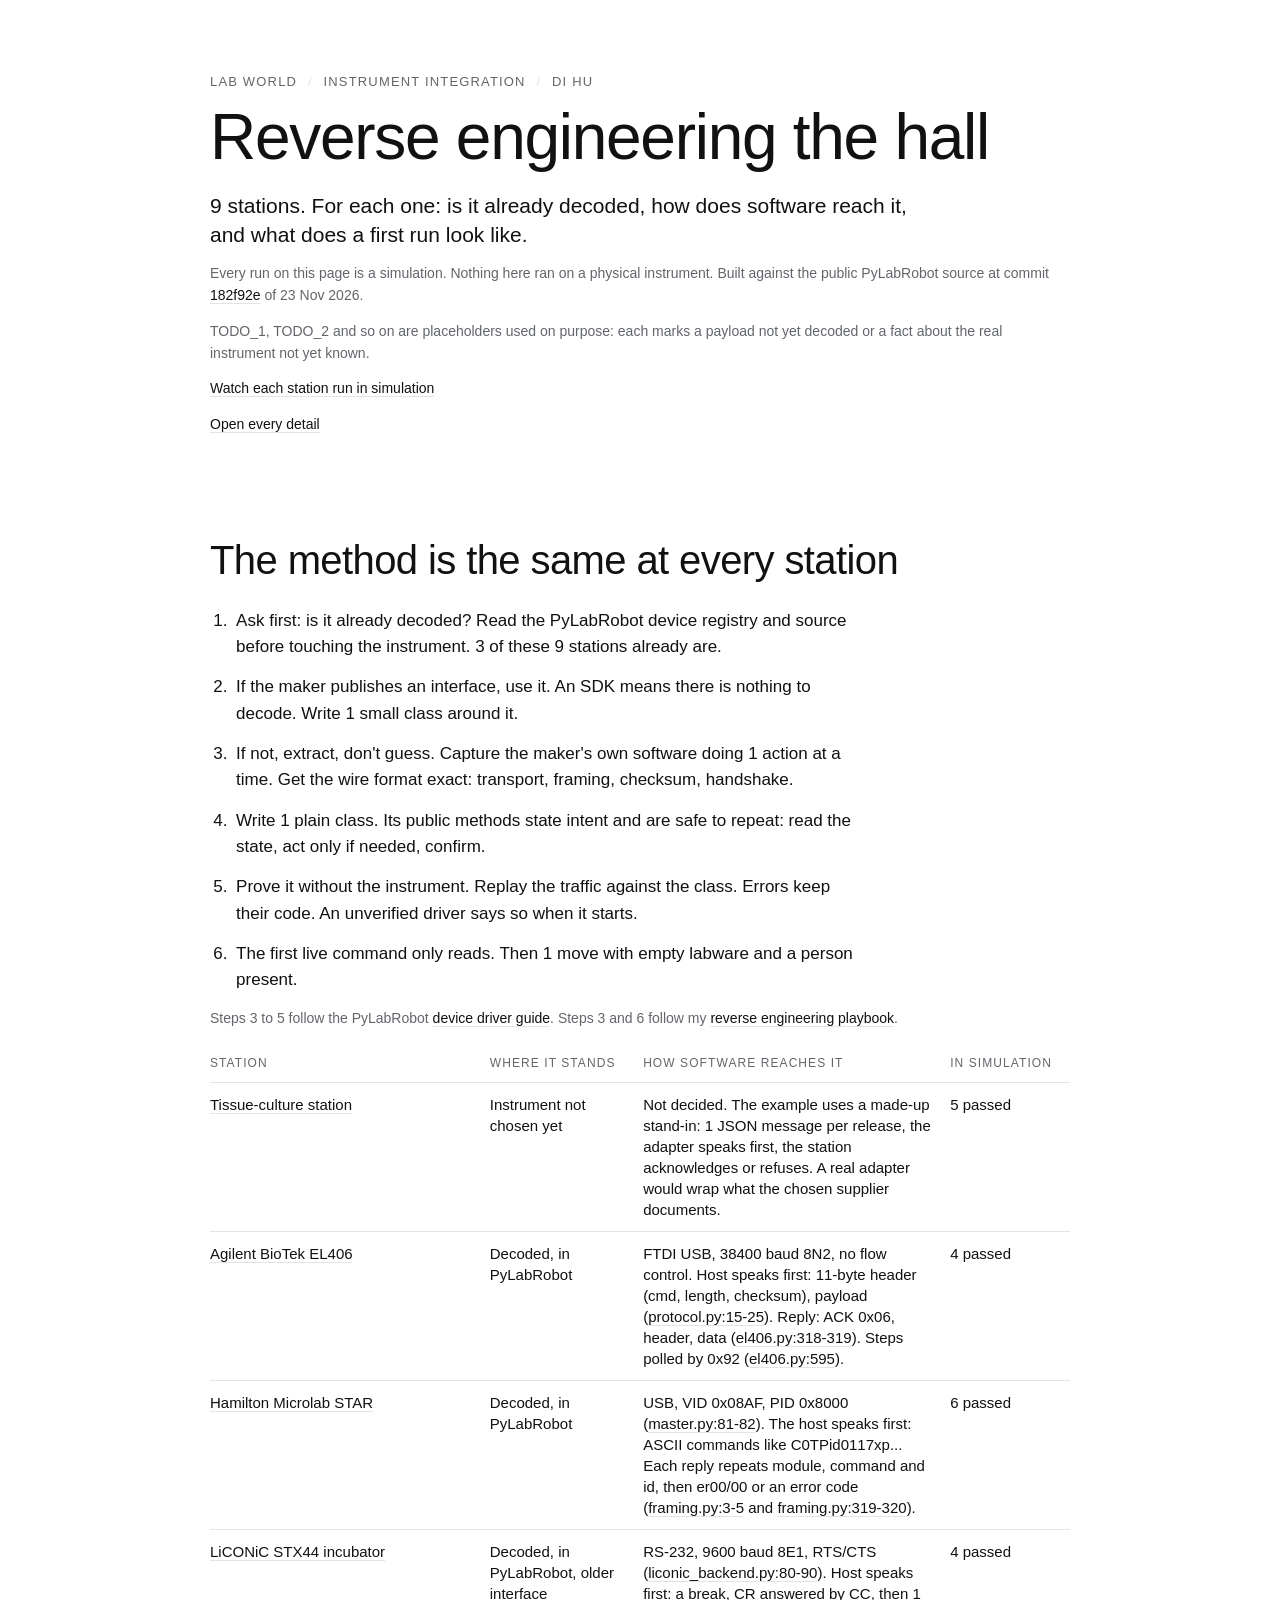
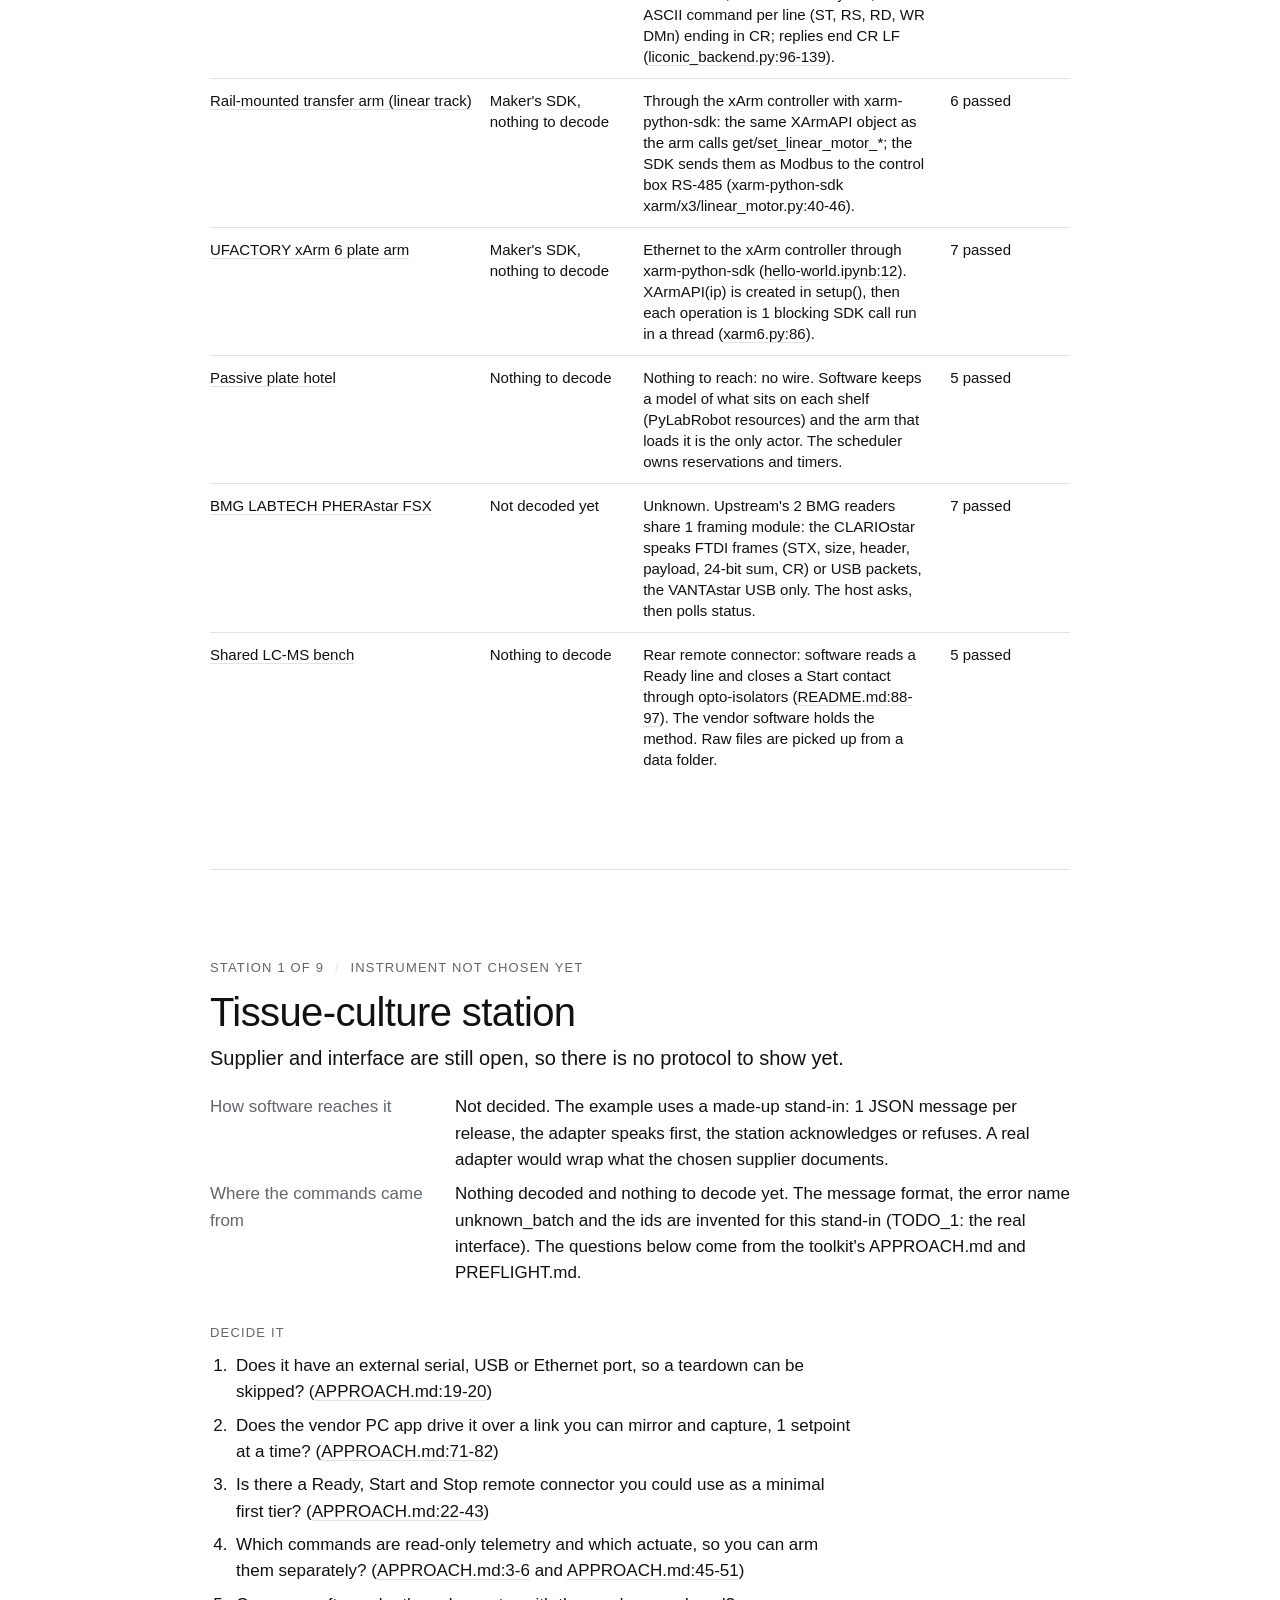
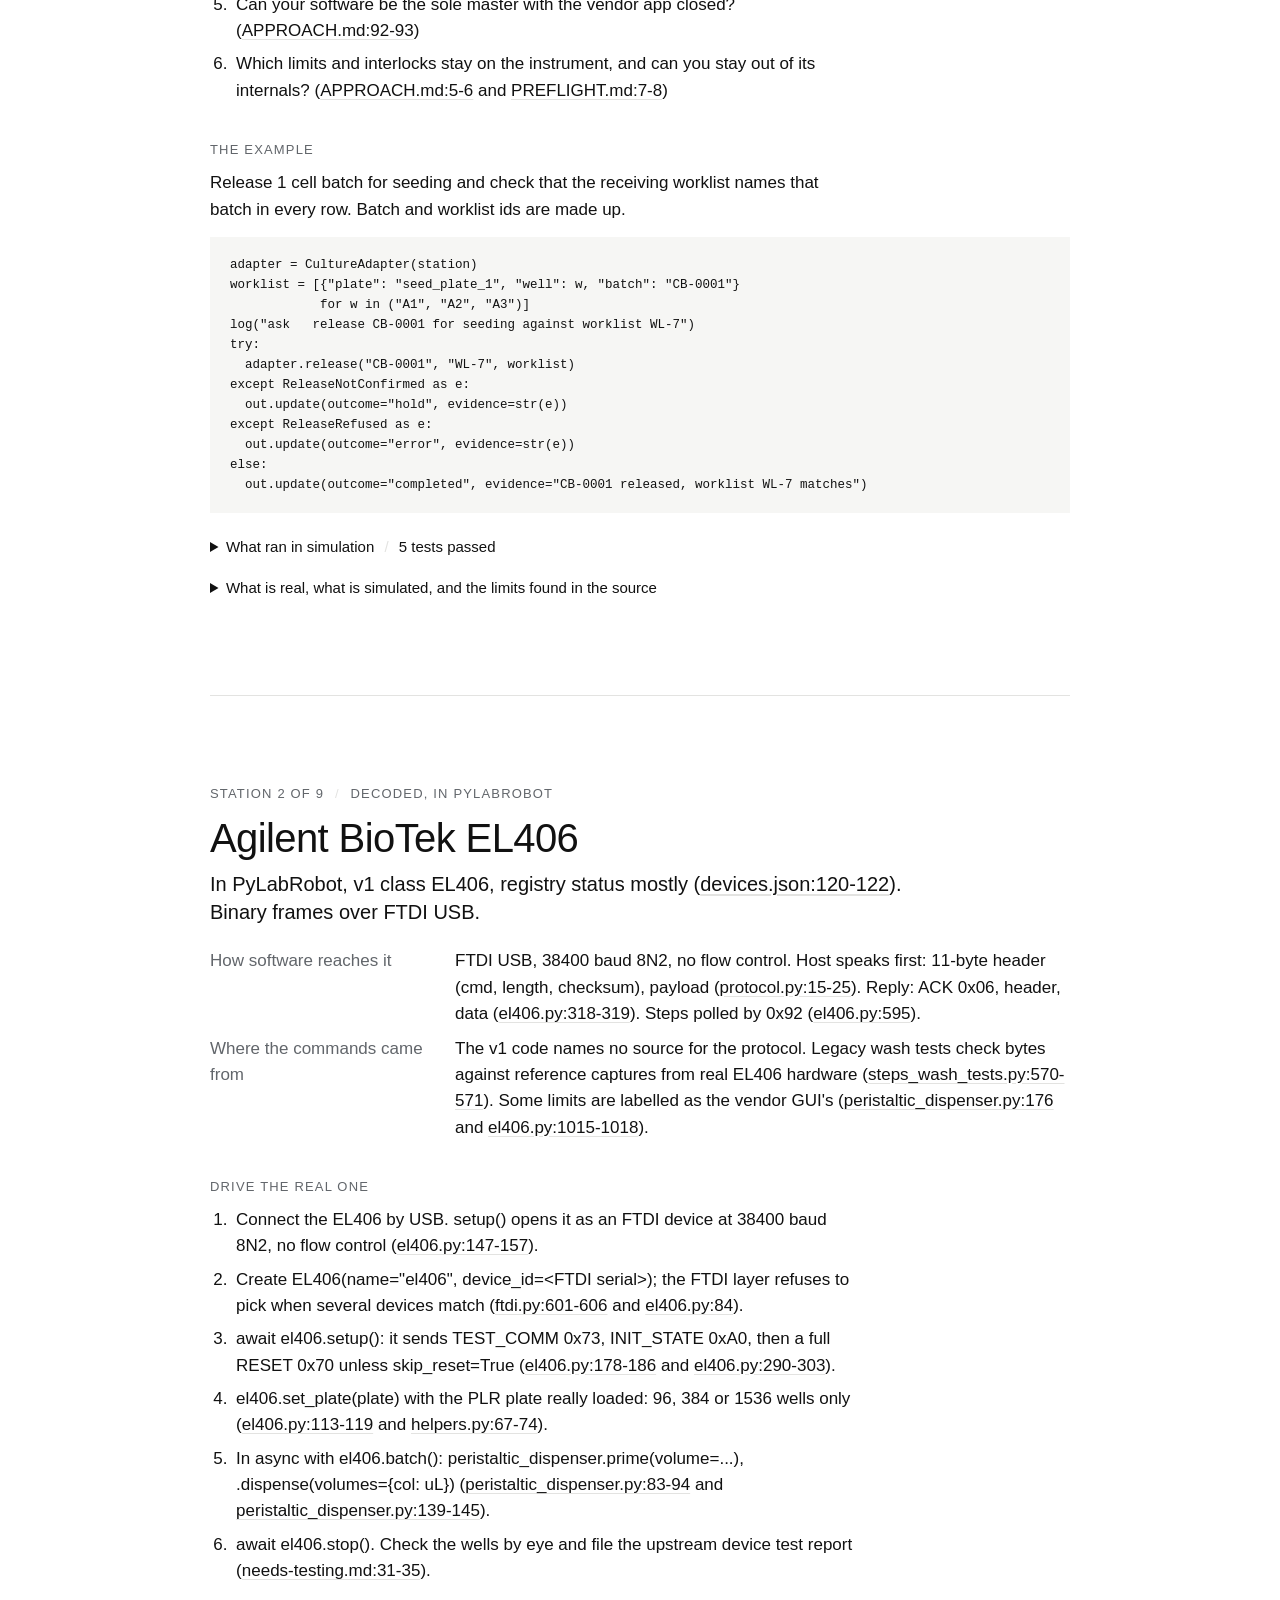
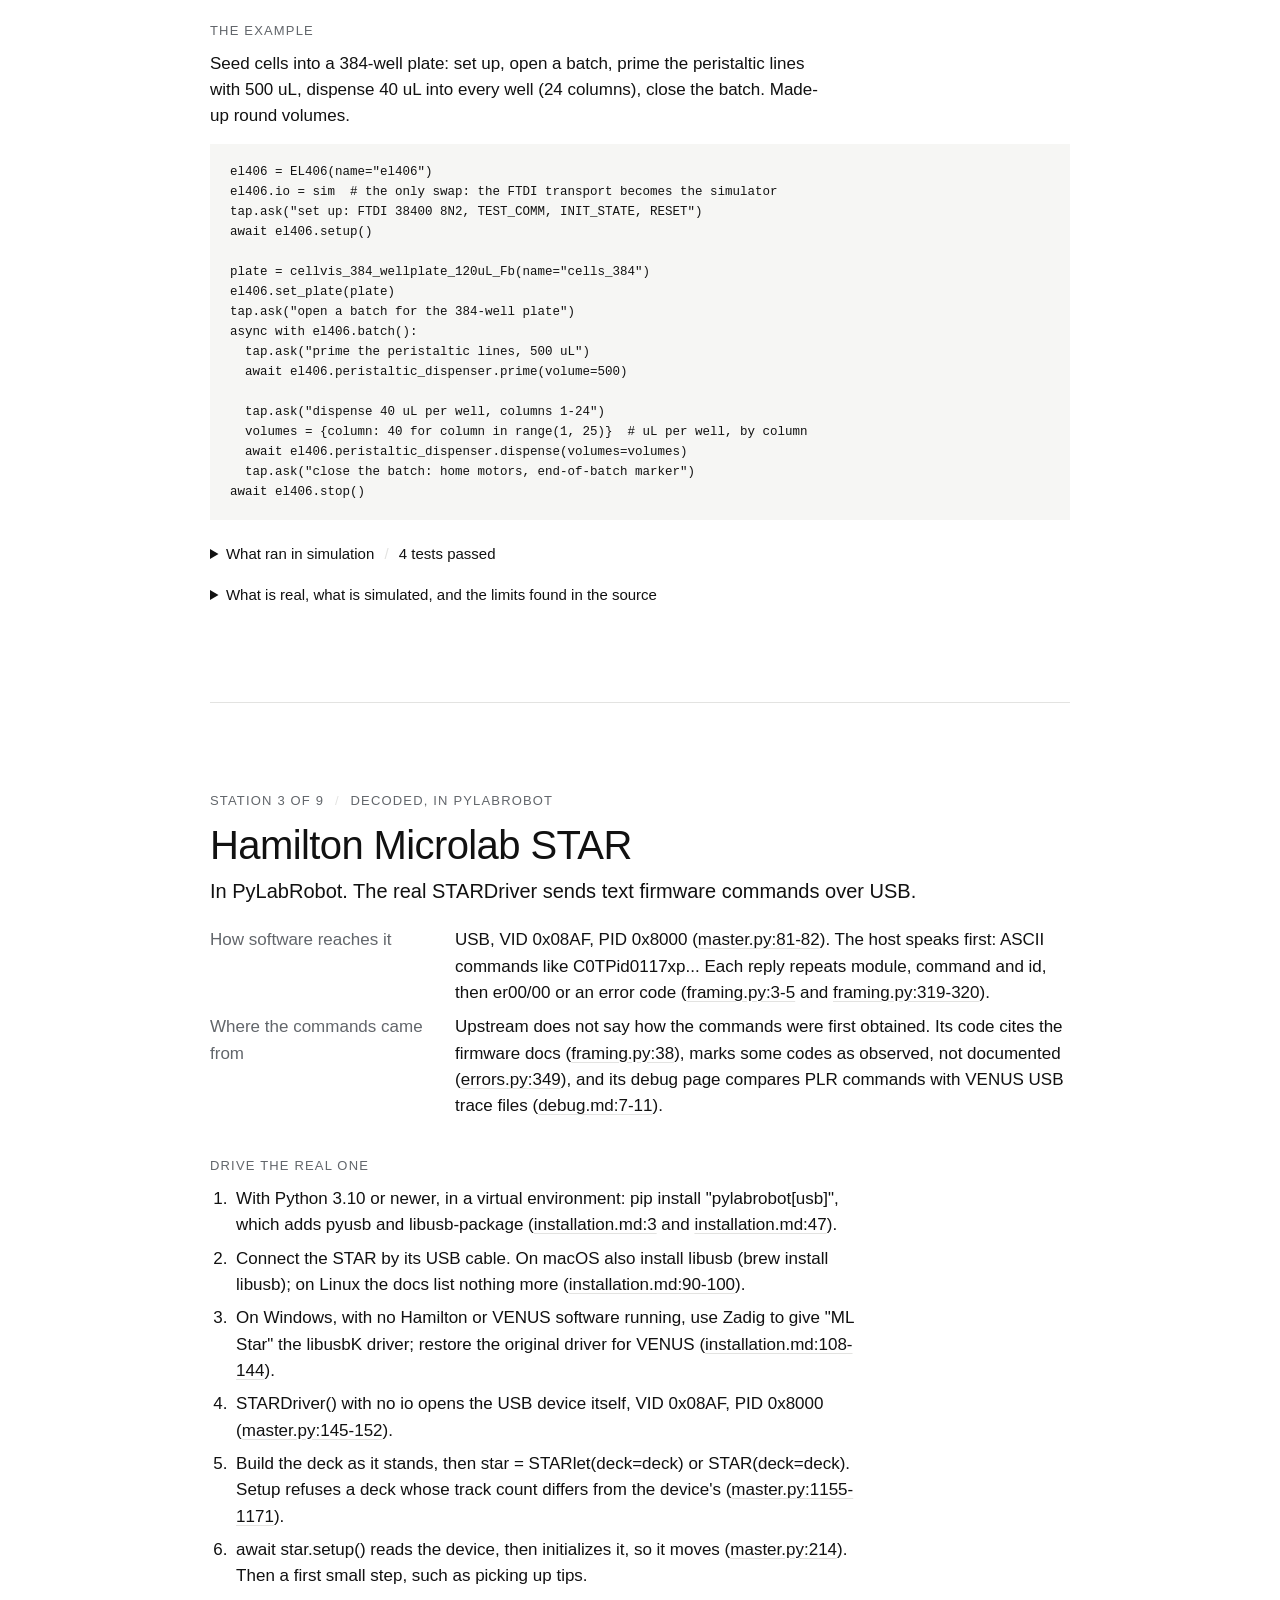
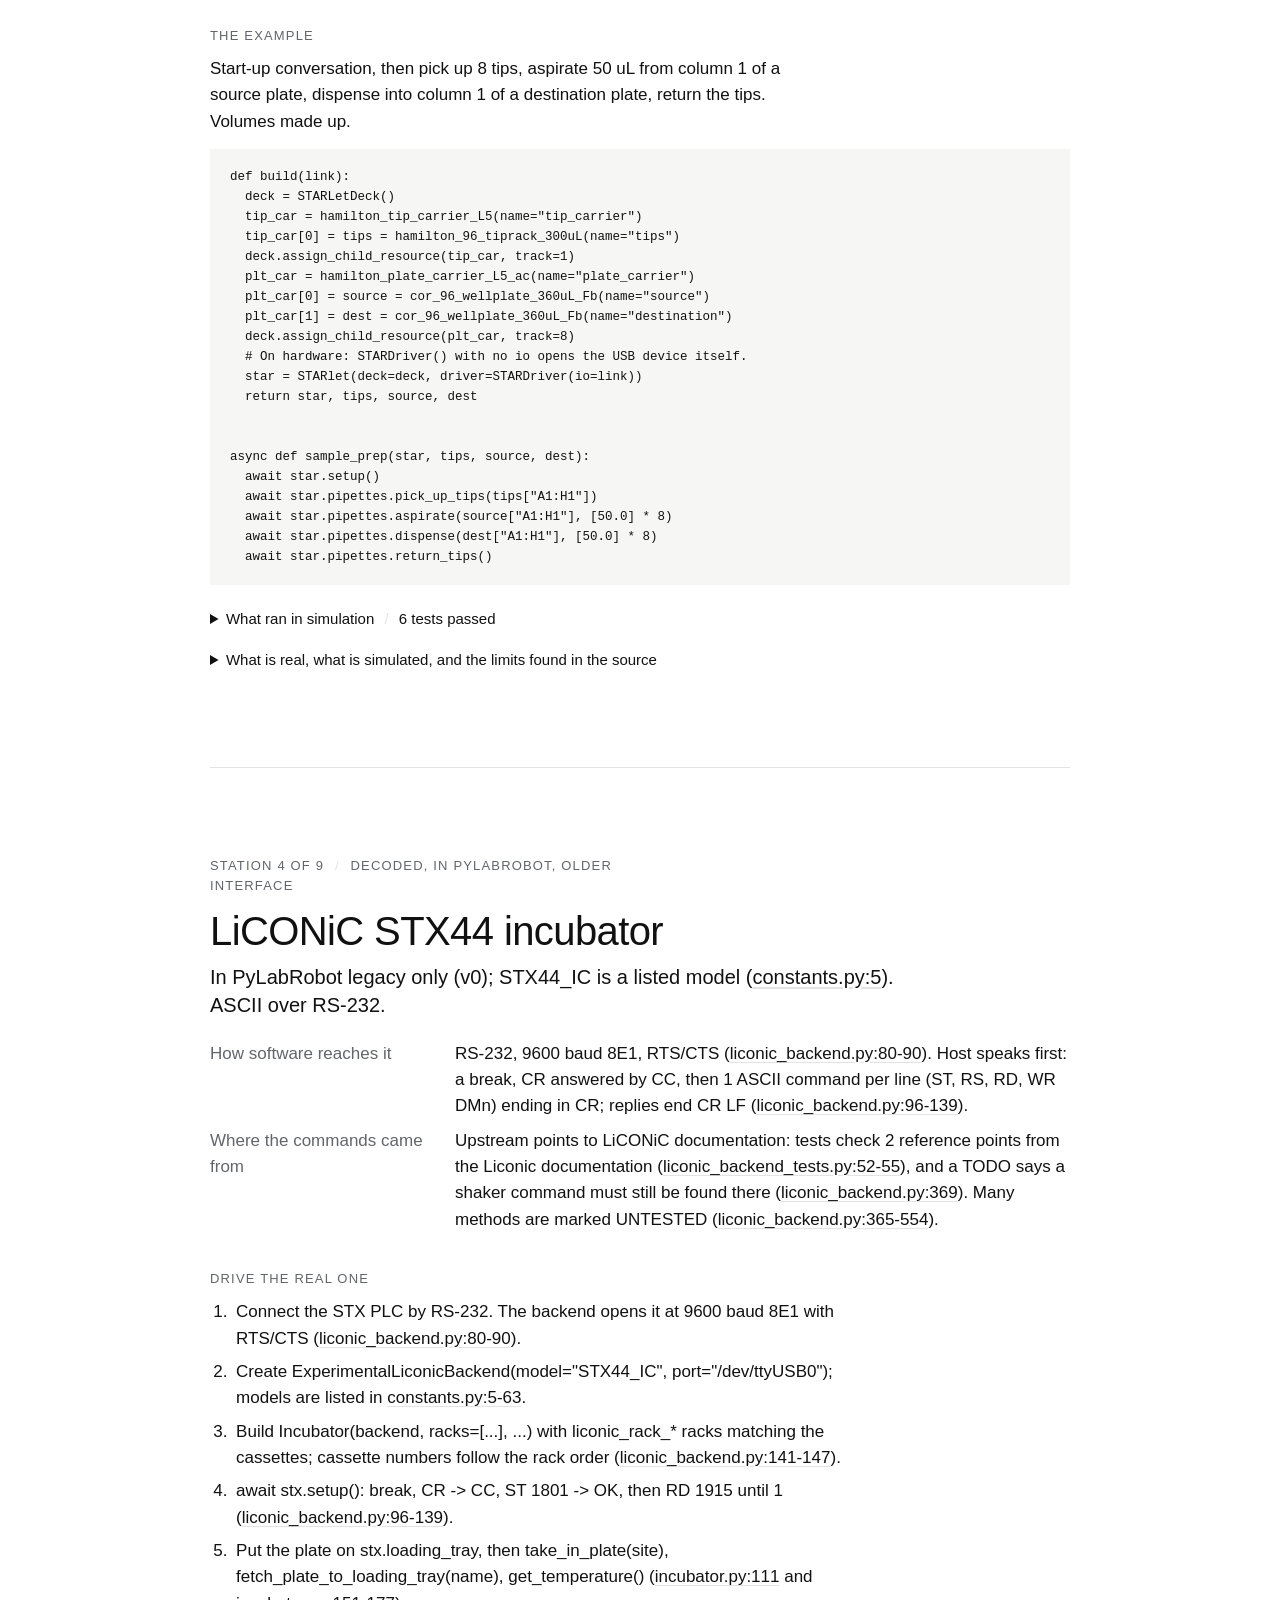
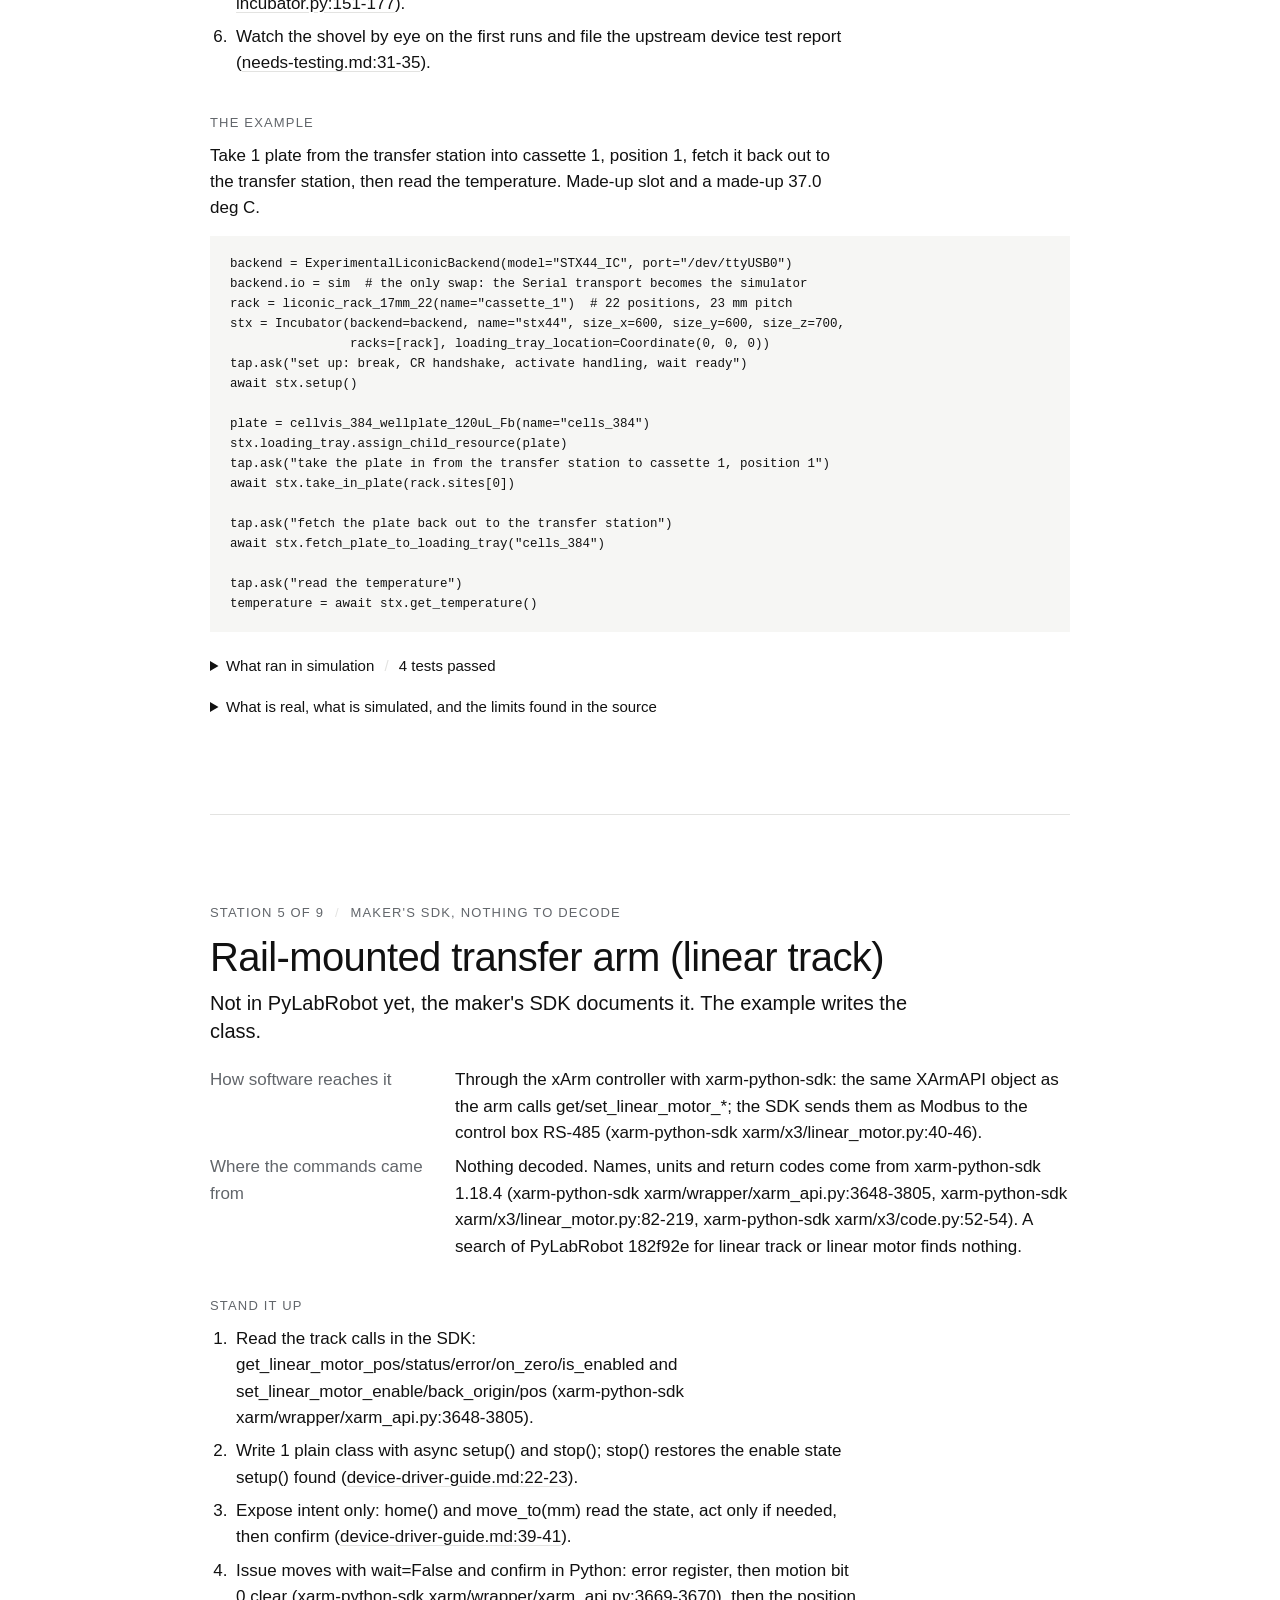
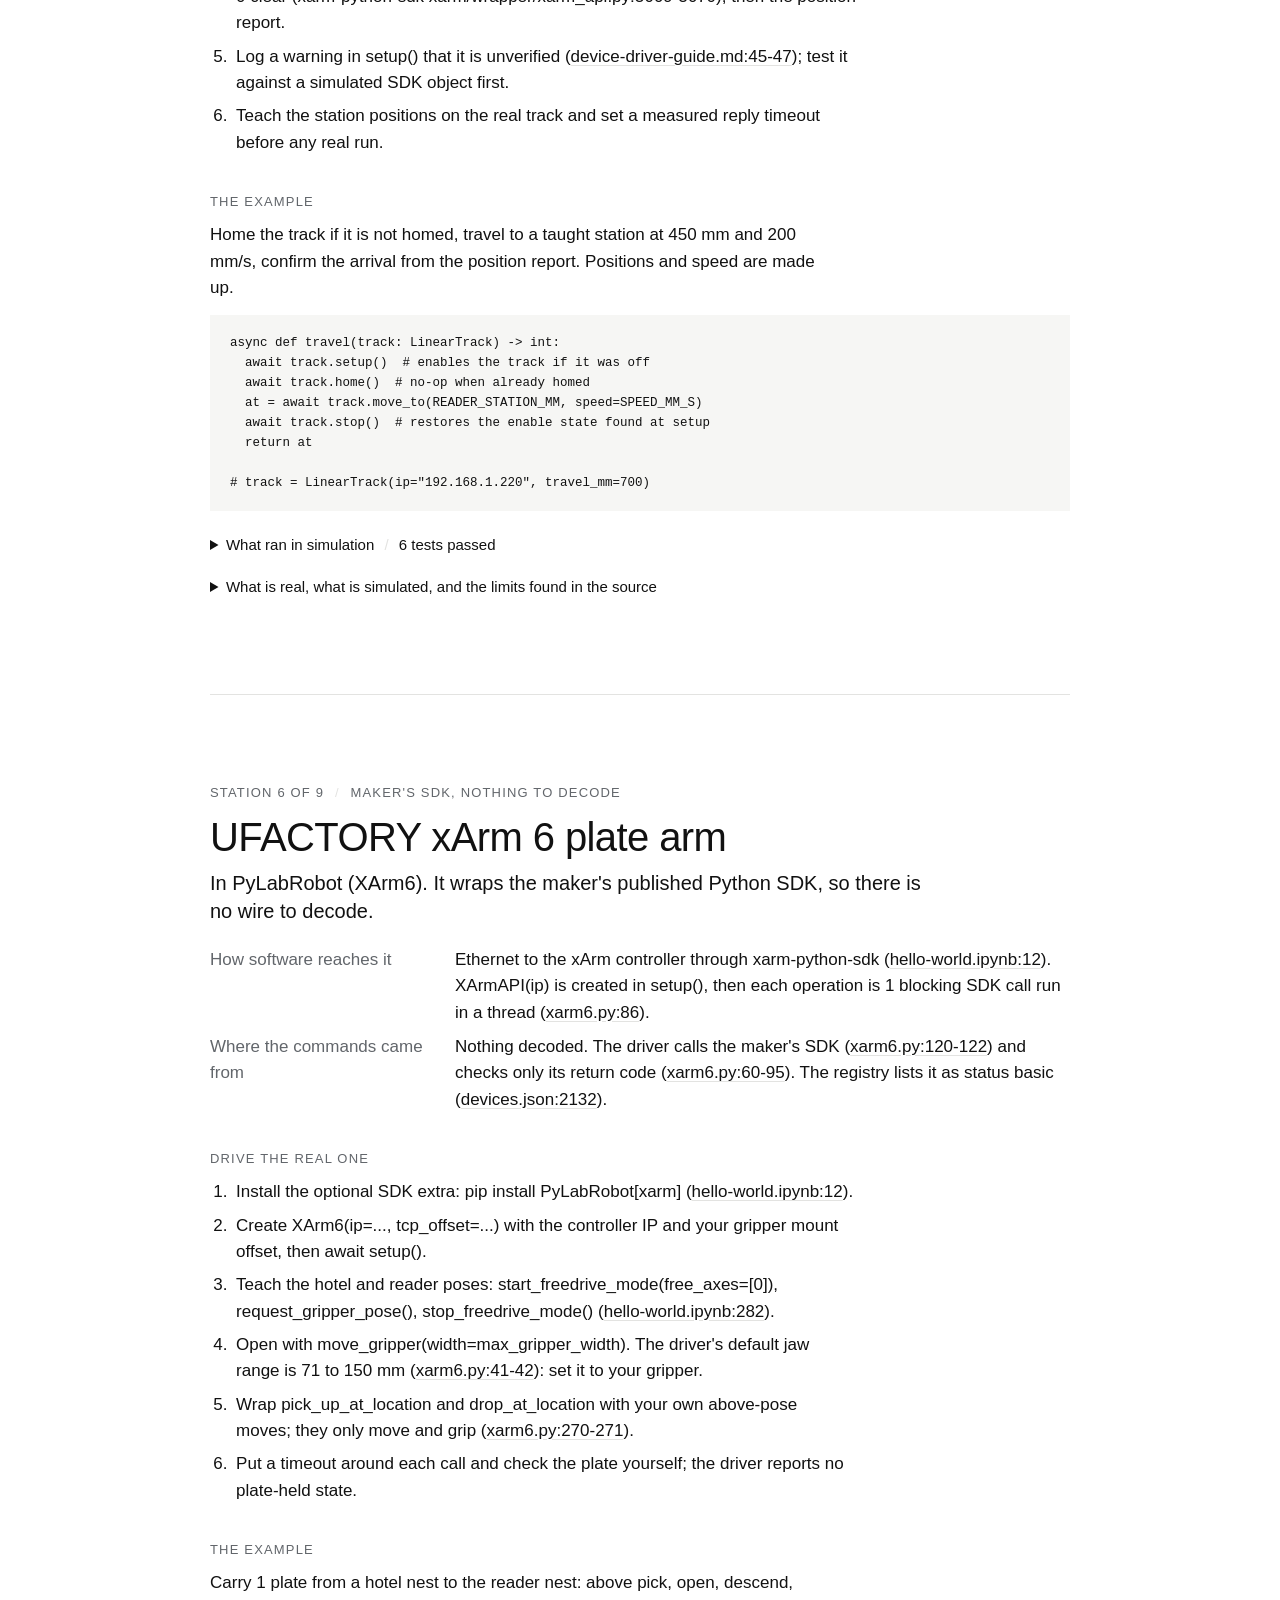
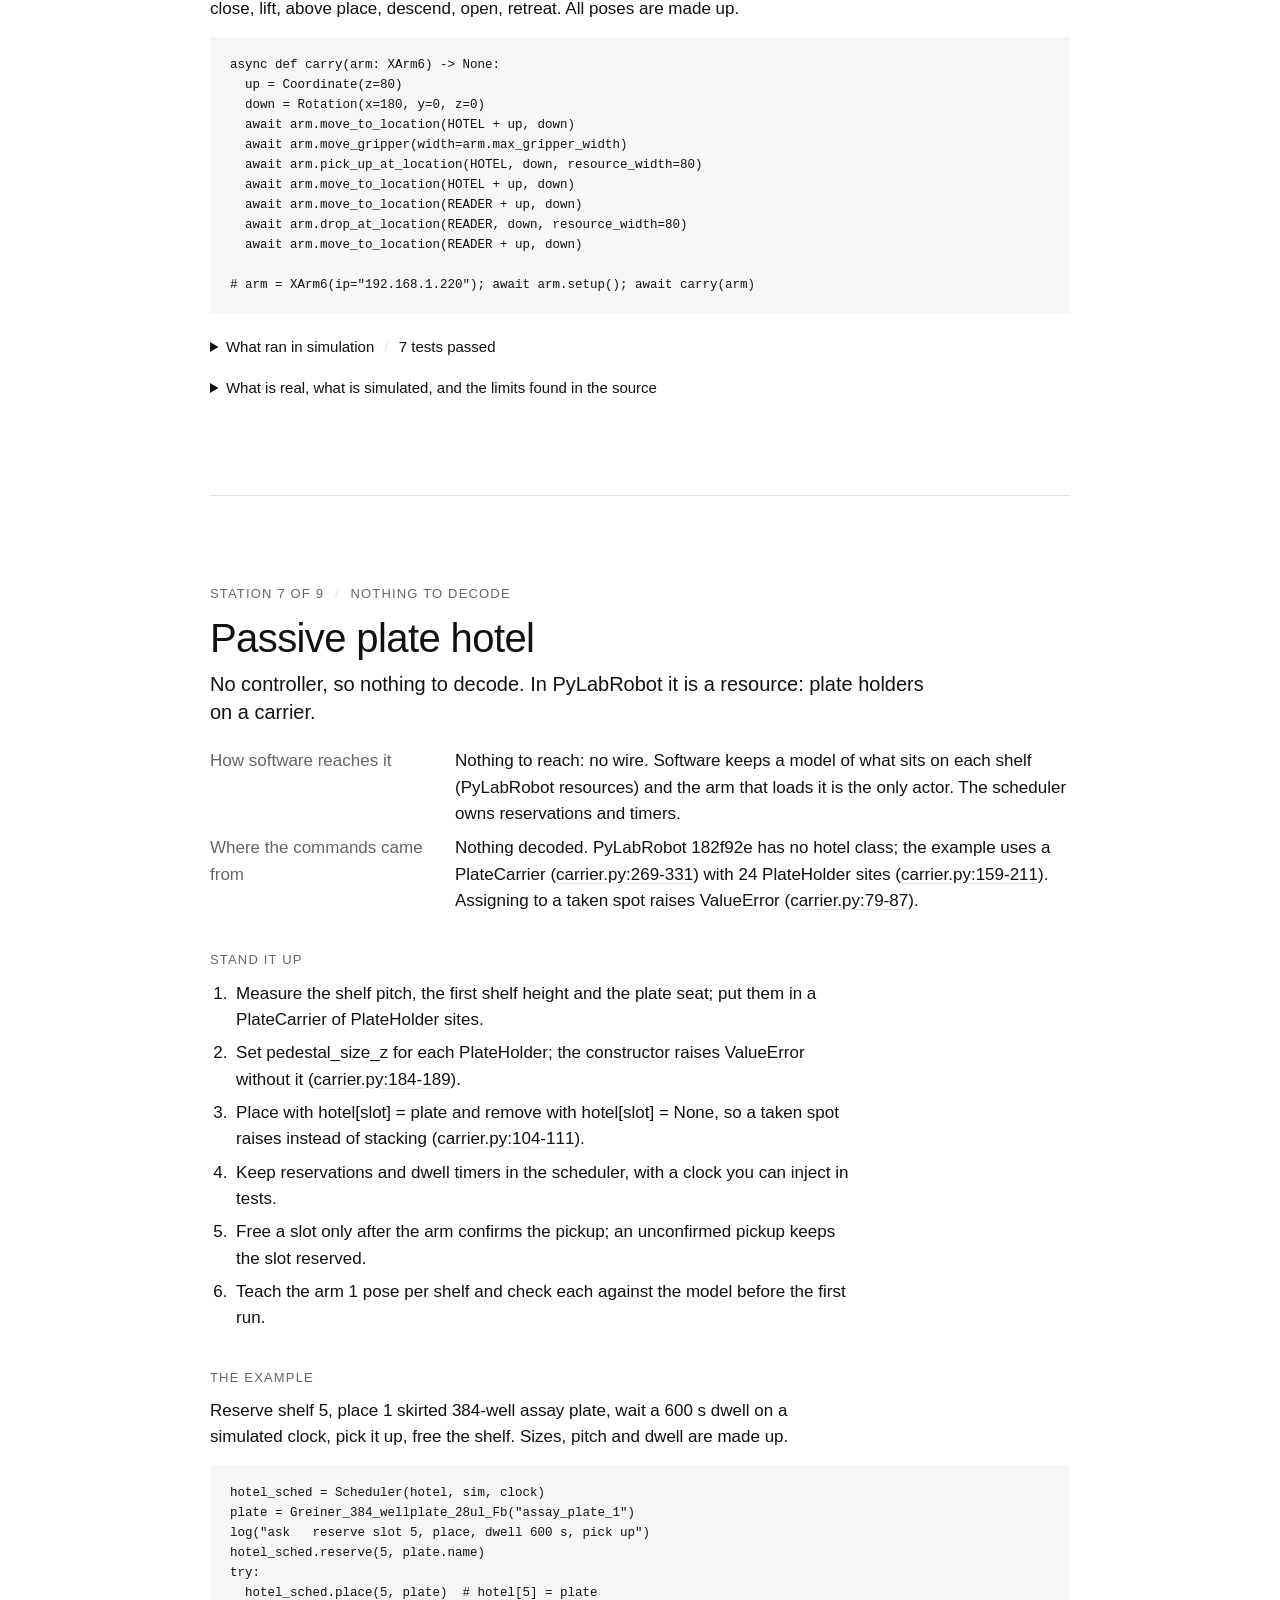
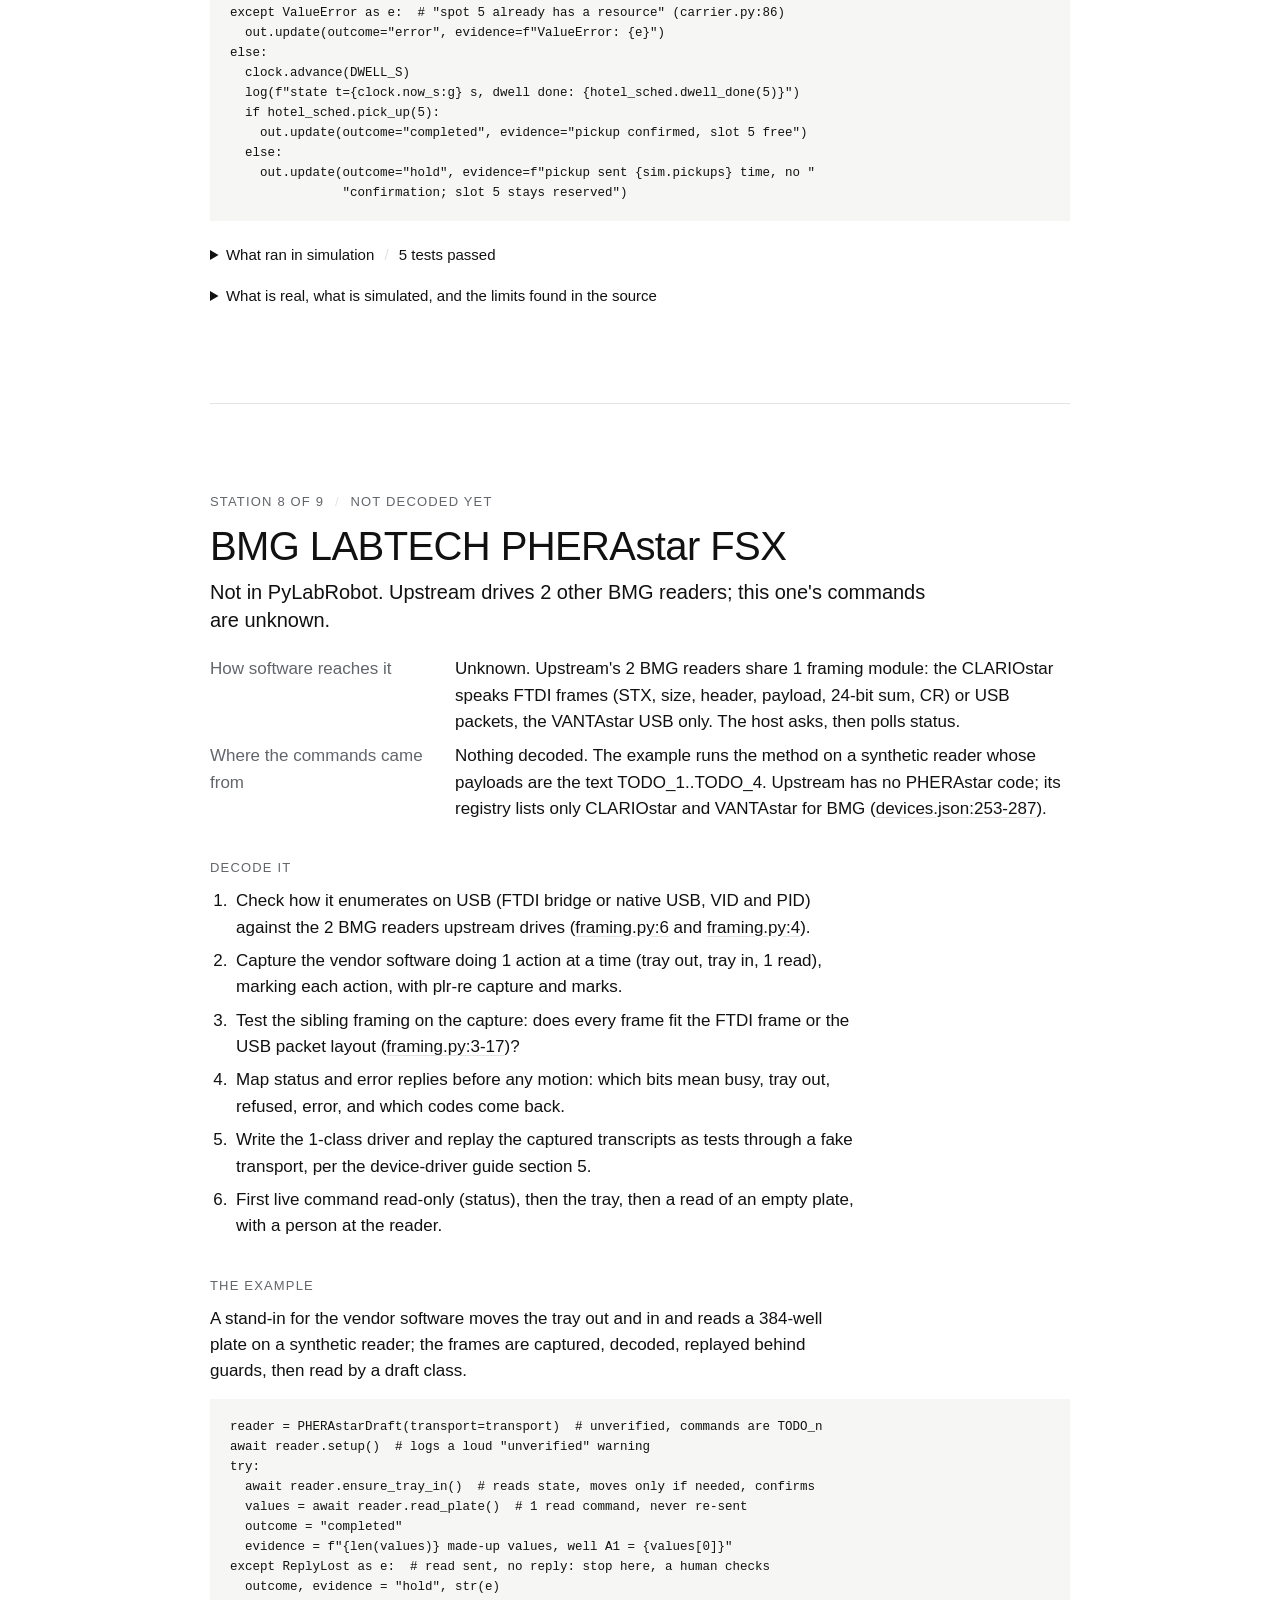
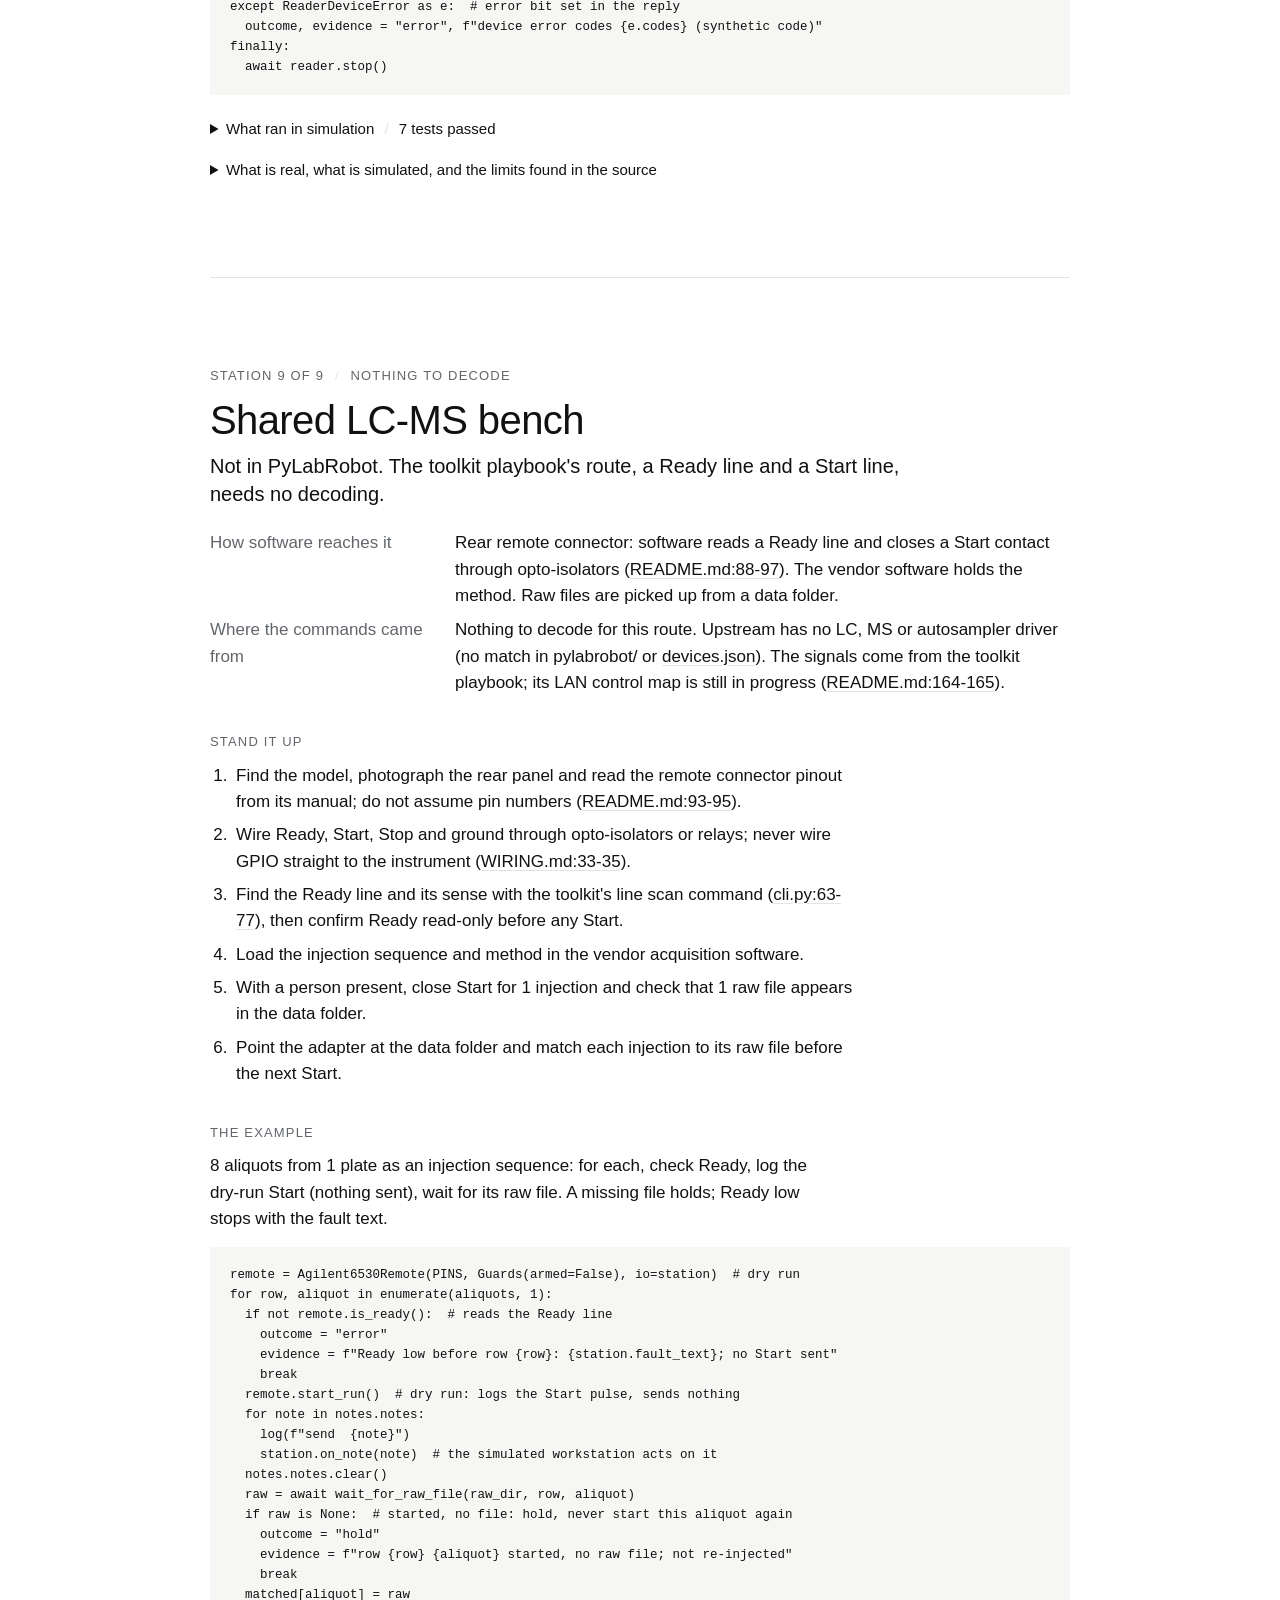
<file: index.html>
<!doctype html>
<html lang="en"><head><meta charset="utf-8"><meta name="viewport" content="width=device-width, initial-scale=1"></head>
<body>
<title>Reverse Engineering the Hall</title>
<style>
/* Layout: 1 quiet column on pure white. Type only. Code and tables scroll inside their own boxes. */
:root{--paper:#ffffff;--ink:#111111;--soft:#62666b;--hair:#e3e3e1;--wash:#f6f6f4;
--sans:"Helvetica Neue",Helvetica,Arial,sans-serif;
--mono:ui-monospace,"SF Mono",Menlo,Consolas,monospace}
body{background:var(--paper);color:var(--ink);font-family:var(--sans);font-weight:300;
font-size:17px;line-height:1.55;margin:0;-webkit-font-smoothing:antialiased}
.wrap{max-width:860px;margin:0 auto;padding-block:72px 120px;
padding-left:max(16px,env(safe-area-inset-left,0px));
padding-right:max(16px,env(safe-area-inset-right,0px))}
a{color:var(--ink);text-decoration-color:var(--hair);text-underline-offset:3px}
a:hover{text-decoration-color:var(--ink)}
a:focus-visible,summary:focus-visible{outline:2px solid var(--ink);outline-offset:3px}
h1{font-weight:200;font-size:clamp(36px,7vw,64px);line-height:1.04;letter-spacing:-0.02em;
margin:0 0 20px;text-wrap:balance}
h2{font-weight:200;font-size:clamp(28px,4.6vw,40px);line-height:1.1;letter-spacing:-0.015em;
margin:0 0 10px;text-wrap:balance}
h3{font-weight:400;font-size:13px;letter-spacing:0.09em;text-transform:uppercase;
color:var(--soft);margin:36px 0 10px}
h4{font-weight:400;font-size:12px;letter-spacing:0.09em;text-transform:uppercase;
color:var(--soft);margin:0 0 6px}
p{margin:0 0 14px;max-width:66ch}
.lede{font-size:21px;line-height:1.4;max-width:34em}
.small,.sources{font-size:14px;color:var(--soft);max-width:none}
.eyebrow{font-size:13px;letter-spacing:0.09em;text-transform:uppercase;color:var(--soft);
margin:0 0 12px}
.eyebrow span,.sources span,summary span{color:var(--hair);padding:0 6px}
.lead{font-size:20px;line-height:1.4}
section{padding-top:88px}
.station{border-top:1px solid var(--hair);margin-top:88px}
dl.facts{display:grid;grid-template-columns:minmax(0,13em) minmax(0,1fr);gap:8px 24px;margin:22px 0 0}
dl.facts dt{color:var(--soft)}
dl.facts dd{margin:0;min-width:0}
ol.steps{margin:0;padding-left:1.3em;max-width:66ch}
ol.steps li{margin:0 0 7px;padding-left:4px}
ul{margin:0;padding-left:1.1em}
ul li{margin:0 0 6px}
.scroll{overflow-x:auto;margin:14px 0 0;background:var(--wash)}
pre{margin:0;padding:18px 20px;font-family:var(--mono);font-size:12.5px;line-height:1.6;
font-weight:400;color:var(--ink);white-space:pre}
details.ran{margin-top:14px}
details.more{margin-top:2px}
details.more h3{margin-top:26px}
button.plain{font:inherit;font-size:14px;color:var(--ink);background:none;border:0;padding:0;
cursor:pointer;text-decoration:underline;text-decoration-color:var(--hair);text-underline-offset:3px}
button.plain:hover{text-decoration-color:var(--ink)}
button.plain:focus-visible{outline:2px solid var(--ink);outline-offset:3px}
summary{cursor:pointer;font-size:15px;padding:8px 0;color:var(--ink)}
.triple{display:grid;grid-template-columns:repeat(3,minmax(0,1fr));gap:28px;margin-top:16px;
font-size:15px;line-height:1.45}
.triple div{min-width:0}
.tablebox{overflow-x:auto;margin-top:26px}
table{border-collapse:collapse;width:100%;font-size:15px;line-height:1.4}
th{font-weight:400;font-size:12px;letter-spacing:0.09em;text-transform:uppercase;
color:var(--soft);text-align:left;padding:0 18px 10px 0;white-space:nowrap}
td{vertical-align:top;padding:11px 18px 11px 0;border-top:1px solid var(--hair)}
td:first-child{white-space:nowrap}
td.n{font-variant-numeric:tabular-nums;white-space:nowrap}
ol.method{margin:26px 0 0;padding-left:1.3em;max-width:66ch}
ol.method li{margin:0 0 14px;padding-left:4px}
ol.method b{font-weight:400}
@media (max-width:640px){body{font-size:16px}.triple{grid-template-columns:minmax(0,1fr);gap:20px}
dl.facts{grid-template-columns:minmax(0,1fr);gap:2px}dl.facts dd{margin:0 0 12px}
section{padding-top:64px}.station{margin-top:64px}}
</style>
<div class="wrap">
<header>
<p class="eyebrow">Lab World <span>/</span> instrument integration <span>/</span> Di Hu</p>
<h1>Reverse engineering the hall</h1>
<p class="lede">9 stations. For each one: is it already decoded, how does software reach it,
and what does a first run look like.</p>
<p class="small">Every run on this page is a simulation. Nothing here ran on a physical instrument.
Built against the public PyLabRobot source at commit
<a href="https://github.com/PyLabRobot/pylabrobot/blob/182f92eab9f81b1f50c43b833420642bf8b0fb02/" target="_blank" rel="noopener">182f92e</a> of 23 Nov 2026.</p>
<p class="small">TODO_1, TODO_2 and so on are placeholders used on purpose: each marks a payload not yet
decoded or a fact about the real instrument not yet known.</p>
<p class="small"><a href="replay.html">Watch each station run in simulation</a></p>
<p class="small"><button class="plain" id="openall" type="button">Open every detail</button></p>
</header>

<section id="method">
<h2>The method is the same at every station</h2>
<ol class="method">
<li><b>Ask first: is it already decoded?</b> Read the PyLabRobot device registry and source before
touching the instrument. 3 of these 9 stations already are.</li>
<li><b>If the maker publishes an interface, use it.</b> An SDK means there is nothing to decode.
Write 1 small class around it.</li>
<li><b>If not, extract, don't guess.</b> Capture the maker's own software doing 1 action at a time.
Get the wire format exact: transport, framing, checksum, handshake.</li>
<li><b>Write 1 plain class.</b> Its public methods state intent and are safe to repeat:
read the state, act only if needed, confirm.</li>
<li><b>Prove it without the instrument.</b> Replay the traffic against the class. Errors keep
their code. An unverified driver says so when it starts.</li>
<li><b>The first live command only reads.</b> Then 1 move with empty labware and a person present.</li>
</ol>
<p class="small">Steps 3 to 5 follow the PyLabRobot
<a href="https://github.com/PyLabRobot/pylabrobot/blob/182f92eab9f81b1f50c43b833420642bf8b0fb02/docs/contributor_guide/device-driver-guide.md" target="_blank" rel="noopener">device
driver guide</a>. Steps 3 and 6 follow my
<a href="https://github.com/di-omics/plr-reverse-engineer/blob/264ca78/APPROACH.md" target="_blank" rel="noopener">reverse engineering playbook</a>.</p>
<div class="tablebox"><table>
<thead><tr><th>Station</th><th>Where it stands</th><th>How software reaches it</th>
<th>In simulation</th></tr></thead>
<tbody><tr><td><a href="#culture">Tissue-culture station</a></td><td>Instrument not chosen yet</td><td>Not decided. The example uses a made-up stand-in: 1 JSON message per release, the adapter speaks first, the station acknowledges or refuses. A real adapter would wrap what the chosen supplier documents.</td><td class="n">5 passed</td></tr><tr><td><a href="#seed">Agilent BioTek EL406</a></td><td>Decoded, in PyLabRobot</td><td>FTDI USB, 38400 baud 8N2, no flow control. Host speaks first: 11-byte header (cmd, length, checksum), payload (<a href="https://github.com/PyLabRobot/pylabrobot/blob/182f92eab9f81b1f50c43b833420642bf8b0fb02/pylabrobot/agilent/biotek/el406/protocol.py#L15-L25" target="_blank" rel="noopener">protocol.py:15-25</a>). Reply: ACK 0x06, header, data (<a href="https://github.com/PyLabRobot/pylabrobot/blob/182f92eab9f81b1f50c43b833420642bf8b0fb02/pylabrobot/agilent/biotek/el406/el406.py#L318-L319" target="_blank" rel="noopener">el406.py:318-319</a>). Steps polled by 0x92 (<a href="https://github.com/PyLabRobot/pylabrobot/blob/182f92eab9f81b1f50c43b833420642bf8b0fb02/pylabrobot/agilent/biotek/el406/el406.py#L595" target="_blank" rel="noopener">el406.py:595</a>).</td><td class="n">4 passed</td></tr><tr><td><a href="#star">Hamilton Microlab STAR</a></td><td>Decoded, in PyLabRobot</td><td>USB, VID 0x08AF, PID 0x8000 (<a href="https://github.com/PyLabRobot/pylabrobot/blob/182f92eab9f81b1f50c43b833420642bf8b0fb02/pylabrobot/hamilton/star/driver/master.py#L81-L82" target="_blank" rel="noopener">master.py:81-82</a>). The host speaks first: ASCII commands like C0TPid0117xp... Each reply repeats module, command and id, then er00/00 or an error code (<a href="https://github.com/PyLabRobot/pylabrobot/blob/182f92eab9f81b1f50c43b833420642bf8b0fb02/pylabrobot/hamilton/protocol/text/framing.py#L3-L5" target="_blank" rel="noopener">framing.py:3-5</a> and <a href="https://github.com/PyLabRobot/pylabrobot/blob/182f92eab9f81b1f50c43b833420642bf8b0fb02/pylabrobot/hamilton/protocol/text/framing.py#L319-L320" target="_blank" rel="noopener">framing.py:319-320</a>).</td><td class="n">6 passed</td></tr><tr><td><a href="#inc">LiCONiC STX44 incubator</a></td><td>Decoded, in PyLabRobot, older interface</td><td>RS-232, 9600 baud 8E1, RTS/CTS (<a href="https://github.com/PyLabRobot/pylabrobot/blob/182f92eab9f81b1f50c43b833420642bf8b0fb02/pylabrobot/legacy/storage/liconic/liconic_backend.py#L80-L90" target="_blank" rel="noopener">liconic_backend.py:80-90</a>). Host speaks first: a break, CR answered by CC, then 1 ASCII command per line (ST, RS, RD, WR DMn) ending in CR; replies end CR LF (<a href="https://github.com/PyLabRobot/pylabrobot/blob/182f92eab9f81b1f50c43b833420642bf8b0fb02/pylabrobot/legacy/storage/liconic/liconic_backend.py#L96-L139" target="_blank" rel="noopener">liconic_backend.py:96-139</a>).</td><td class="n">4 passed</td></tr><tr><td><a href="#rail">Rail-mounted transfer arm (linear track)</a></td><td>Maker's SDK, nothing to decode</td><td>Through the xArm controller with xarm-python-sdk: the same XArmAPI object as the arm calls get/set_linear_motor_*; the SDK sends them as Modbus to the control box RS-485 (xarm-python-sdk xarm/x3/linear_motor.py:40-46).</td><td class="n">6 passed</td></tr><tr><td><a href="#xarm">UFACTORY xArm 6 plate arm</a></td><td>Maker's SDK, nothing to decode</td><td>Ethernet to the xArm controller through xarm-python-sdk (<a href="https://github.com/PyLabRobot/pylabrobot/blob/182f92eab9f81b1f50c43b833420642bf8b0fb02/docs/user_guide/ufactory/xarm6/hello-world.ipynb#L12" target="_blank" rel="noopener">hello-world.ipynb:12</a>). XArmAPI(ip) is created in setup(), then each operation is 1 blocking SDK call run in a thread (<a href="https://github.com/PyLabRobot/pylabrobot/blob/182f92eab9f81b1f50c43b833420642bf8b0fb02/pylabrobot/ufactory/xarm6/xarm6.py#L86" target="_blank" rel="noopener">xarm6.py:86</a>).</td><td class="n">7 passed</td></tr><tr><td><a href="#hotel">Passive plate hotel</a></td><td>Nothing to decode</td><td>Nothing to reach: no wire. Software keeps a model of what sits on each shelf (PyLabRobot resources) and the arm that loads it is the only actor. The scheduler owns reservations and timers.</td><td class="n">5 passed</td></tr><tr><td><a href="#reader">BMG LABTECH PHERAstar FSX</a></td><td>Not decoded yet</td><td>Unknown. Upstream's 2 BMG readers share 1 framing module: the CLARIOstar speaks FTDI frames (STX, size, header, payload, 24-bit sum, CR) or USB packets, the VANTAstar USB only. The host asks, then polls status.</td><td class="n">7 passed</td></tr><tr><td><a href="#lcms">Shared LC-MS bench</a></td><td>Nothing to decode</td><td>Rear remote connector: software reads a Ready line and closes a Start contact through opto-isolators (<a href="https://github.com/di-omics/plr-reverse-engineer/blob/264ca78/instruments/agilent-6530-qtof/README.md#L88-L97" target="_blank" rel="noopener">README.md:88-97</a>). The vendor software holds the method. Raw files are picked up from a data folder.</td><td class="n">5 passed</td></tr></tbody></table></div>
</section>

<section class="station" id="culture">
<p class="eyebrow">Station 1 of 9 <span>/</span> Instrument not chosen yet</p>
<h2>Tissue-culture station</h2>
<p class="lead">Supplier and interface are still open, so there is no protocol to show yet.</p>
<dl class="facts">
<dt>How software reaches it</dt><dd>Not decided. The example uses a made-up stand-in: 1 JSON message per release, the adapter speaks first, the station acknowledges or refuses. A real adapter would wrap what the chosen supplier documents.</dd>
<dt>Where the commands came from</dt><dd>Nothing decoded and nothing to decode yet. The message format, the error name unknown_batch and the ids are invented for this stand-in (TODO_1: the real interface). The questions below come from the toolkit's APPROACH.md and PREFLIGHT.md.</dd>
</dl>
<h3>Decide it</h3>
<ol class="steps"><li>Does it have an external serial, USB or Ethernet port, so a teardown can be skipped? (<a href="https://github.com/di-omics/plr-reverse-engineer/blob/264ca78/APPROACH.md#L19-L20" target="_blank" rel="noopener">APPROACH.md:19-20</a>)</li><li>Does the vendor PC app drive it over a link you can mirror and capture, 1 setpoint at a time? (<a href="https://github.com/di-omics/plr-reverse-engineer/blob/264ca78/APPROACH.md#L71-L82" target="_blank" rel="noopener">APPROACH.md:71-82</a>)</li><li>Is there a Ready, Start and Stop remote connector you could use as a minimal first tier? (<a href="https://github.com/di-omics/plr-reverse-engineer/blob/264ca78/APPROACH.md#L22-L43" target="_blank" rel="noopener">APPROACH.md:22-43</a>)</li><li>Which commands are read-only telemetry and which actuate, so you can arm them separately? (<a href="https://github.com/di-omics/plr-reverse-engineer/blob/264ca78/APPROACH.md#L3-L6" target="_blank" rel="noopener">APPROACH.md:3-6</a> and <a href="https://github.com/di-omics/plr-reverse-engineer/blob/264ca78/APPROACH.md#L45-L51" target="_blank" rel="noopener">APPROACH.md:45-51</a>)</li><li>Can your software be the sole master with the vendor app closed? (<a href="https://github.com/di-omics/plr-reverse-engineer/blob/264ca78/APPROACH.md#L92-L93" target="_blank" rel="noopener">APPROACH.md:92-93</a>)</li><li>Which limits and interlocks stay on the instrument, and can you stay out of its internals? (<a href="https://github.com/di-omics/plr-reverse-engineer/blob/264ca78/APPROACH.md#L5-L6" target="_blank" rel="noopener">APPROACH.md:5-6</a> and <a href="https://github.com/di-omics/plr-reverse-engineer/blob/264ca78/PREFLIGHT.md#L7-L8" target="_blank" rel="noopener">PREFLIGHT.md:7-8</a>)</li></ol>
<h3>The example</h3>
<p>Release 1 cell batch for seeding and check that the receiving worklist names that batch in every row. Batch and worklist ids are made up.</p>
<div class="scroll"><pre class="code"><code>adapter = CultureAdapter(station)
worklist = [{"plate": "seed_plate_1", "well": w, "batch": "CB-0001"}
            for w in ("A1", "A2", "A3")]
log("ask   release CB-0001 for seeding against worklist WL-7")
try:
  adapter.release("CB-0001", "WL-7", worklist)
except ReleaseNotConfirmed as e:
  out.update(outcome="hold", evidence=str(e))
except ReleaseRefused as e:
  out.update(outcome="error", evidence=str(e))
else:
  out.update(outcome="completed", evidence="CB-0001 released, worklist WL-7 matches")</code></pre></div>
<details class="ran"><summary>What ran in simulation <span>/</span> 5 tests passed</summary>
<div class="scroll"><pre><code>ask   release CB-0001 for seeding against worklist WL-7
send  {"op": "release", "batch": "CB-0001", "worklist": "WL-7"}
recv  {"ok": true, "batch": "CB-0001"}
state released {'CB-0001': 'WL-7'}, executed 1
done  completed: CB-0001 released, worklist WL-7 matches</code></pre></div></details>
<details class="more"><summary>What is real, what is simulated, and the limits found in the source</summary>
<div class="triple"><div><h4>Real</h4><ul><li>Nothing from an instrument: no supplier is chosen</li></ul></div><div><h4>Simulated</h4><ul><li>The station, its known batches and its releases</li><li>The stand-in message format and its replies</li></ul></div><div><h4>Not checked</h4><ul><li>Any culture instrument or its interface</li><li>Whether a real station acknowledges releases at all</li></ul></div></div>
<h3>Limits found in the source</h3><ul><li>lost_reply maps to a release sent with no acknowledgement: hold, never resend (stations/culture/drive.py:37-39).</li><li>device_error maps to the stand-in refusing the release with a made-up error name, unknown_batch (stations/culture/sim.py:37-38).</li><li>Nothing in PyLabRobot 182f92e is used here; the adapter is this example's own code.</li></ul>
<p class="sources">Sources <span>/</span> <a href="https://github.com/di-omics/plr-reverse-engineer/blob/264ca785916ed117147431490e6dd4b263336b4f/PREFLIGHT.md" target="_blank" rel="noopener">PREFLIGHT.md</a> <span>/</span> <a href="https://github.com/di-omics/plr-reverse-engineer/blob/264ca785916ed117147431490e6dd4b263336b4f/APPROACH.md" target="_blank" rel="noopener">APPROACH.md</a></p>
</details>
</section>
<section class="station" id="seed">
<p class="eyebrow">Station 2 of 9 <span>/</span> Decoded, in PyLabRobot</p>
<h2>Agilent BioTek EL406</h2>
<p class="lead">In PyLabRobot, v1 class EL406, registry status mostly (<a href="https://github.com/PyLabRobot/pylabrobot/blob/182f92eab9f81b1f50c43b833420642bf8b0fb02/docs/_static/devices.json#L120-L122" target="_blank" rel="noopener">devices.json:120-122</a>). Binary frames over FTDI USB.</p>
<dl class="facts">
<dt>How software reaches it</dt><dd>FTDI USB, 38400 baud 8N2, no flow control. Host speaks first: 11-byte header (cmd, length, checksum), payload (<a href="https://github.com/PyLabRobot/pylabrobot/blob/182f92eab9f81b1f50c43b833420642bf8b0fb02/pylabrobot/agilent/biotek/el406/protocol.py#L15-L25" target="_blank" rel="noopener">protocol.py:15-25</a>). Reply: ACK 0x06, header, data (<a href="https://github.com/PyLabRobot/pylabrobot/blob/182f92eab9f81b1f50c43b833420642bf8b0fb02/pylabrobot/agilent/biotek/el406/el406.py#L318-L319" target="_blank" rel="noopener">el406.py:318-319</a>). Steps polled by 0x92 (<a href="https://github.com/PyLabRobot/pylabrobot/blob/182f92eab9f81b1f50c43b833420642bf8b0fb02/pylabrobot/agilent/biotek/el406/el406.py#L595" target="_blank" rel="noopener">el406.py:595</a>).</dd>
<dt>Where the commands came from</dt><dd>The v1 code names no source for the protocol. Legacy wash tests check bytes against reference captures from real EL406 hardware (<a href="https://github.com/PyLabRobot/pylabrobot/blob/182f92eab9f81b1f50c43b833420642bf8b0fb02/pylabrobot/legacy/plate_washing/biotek/el406/steps_wash_tests.py#L570-L571" target="_blank" rel="noopener">steps_wash_tests.py:570-571</a>). Some limits are labelled as the vendor GUI's (<a href="https://github.com/PyLabRobot/pylabrobot/blob/182f92eab9f81b1f50c43b833420642bf8b0fb02/pylabrobot/agilent/biotek/el406/peristaltic_dispenser.py#L176" target="_blank" rel="noopener">peristaltic_dispenser.py:176</a> and <a href="https://github.com/PyLabRobot/pylabrobot/blob/182f92eab9f81b1f50c43b833420642bf8b0fb02/pylabrobot/agilent/biotek/el406/el406.py#L1015-L1018" target="_blank" rel="noopener">el406.py:1015-1018</a>).</dd>
</dl>
<h3>Drive the real one</h3>
<ol class="steps"><li>Connect the EL406 by USB. setup() opens it as an FTDI device at 38400 baud 8N2, no flow control (<a href="https://github.com/PyLabRobot/pylabrobot/blob/182f92eab9f81b1f50c43b833420642bf8b0fb02/pylabrobot/agilent/biotek/el406/el406.py#L147-L157" target="_blank" rel="noopener">el406.py:147-157</a>).</li><li>Create EL406(name="el406", device_id=&lt;FTDI serial&gt;); the FTDI layer refuses to pick when several devices match (<a href="https://github.com/PyLabRobot/pylabrobot/blob/182f92eab9f81b1f50c43b833420642bf8b0fb02/pylabrobot/io/ftdi.py#L601-L606" target="_blank" rel="noopener">ftdi.py:601-606</a> and <a href="https://github.com/PyLabRobot/pylabrobot/blob/182f92eab9f81b1f50c43b833420642bf8b0fb02/pylabrobot/agilent/biotek/el406/el406.py#L84" target="_blank" rel="noopener">el406.py:84</a>).</li><li>await el406.setup(): it sends TEST_COMM 0x73, INIT_STATE 0xA0, then a full RESET 0x70 unless skip_reset=True (<a href="https://github.com/PyLabRobot/pylabrobot/blob/182f92eab9f81b1f50c43b833420642bf8b0fb02/pylabrobot/agilent/biotek/el406/el406.py#L178-L186" target="_blank" rel="noopener">el406.py:178-186</a> and <a href="https://github.com/PyLabRobot/pylabrobot/blob/182f92eab9f81b1f50c43b833420642bf8b0fb02/pylabrobot/agilent/biotek/el406/el406.py#L290-L303" target="_blank" rel="noopener">el406.py:290-303</a>).</li><li>el406.set_plate(plate) with the PLR plate really loaded: 96, 384 or 1536 wells only (<a href="https://github.com/PyLabRobot/pylabrobot/blob/182f92eab9f81b1f50c43b833420642bf8b0fb02/pylabrobot/agilent/biotek/el406/el406.py#L113-L119" target="_blank" rel="noopener">el406.py:113-119</a> and <a href="https://github.com/PyLabRobot/pylabrobot/blob/182f92eab9f81b1f50c43b833420642bf8b0fb02/pylabrobot/agilent/biotek/el406/helpers.py#L67-L74" target="_blank" rel="noopener">helpers.py:67-74</a>).</li><li>In async with el406.batch(): peristaltic_dispenser.prime(volume=...), .dispense(volumes={col: uL}) (<a href="https://github.com/PyLabRobot/pylabrobot/blob/182f92eab9f81b1f50c43b833420642bf8b0fb02/pylabrobot/agilent/biotek/el406/peristaltic_dispenser.py#L83-L94" target="_blank" rel="noopener">peristaltic_dispenser.py:83-94</a> and <a href="https://github.com/PyLabRobot/pylabrobot/blob/182f92eab9f81b1f50c43b833420642bf8b0fb02/pylabrobot/agilent/biotek/el406/peristaltic_dispenser.py#L139-L145" target="_blank" rel="noopener">peristaltic_dispenser.py:139-145</a>).</li><li>await el406.stop(). Check the wells by eye and file the upstream device test report (<a href="https://github.com/PyLabRobot/pylabrobot/blob/182f92eab9f81b1f50c43b833420642bf8b0fb02/docs/user_guide/needs-testing.md#L31-L35" target="_blank" rel="noopener">needs-testing.md:31-35</a>).</li></ol>
<h3>The example</h3>
<p>Seed cells into a 384-well plate: set up, open a batch, prime the peristaltic lines with 500 uL, dispense 40 uL into every well (24 columns), close the batch. Made-up round volumes.</p>
<div class="scroll"><pre class="code"><code>el406 = EL406(name="el406")
el406.io = sim  # the only swap: the FTDI transport becomes the simulator
tap.ask("set up: FTDI 38400 8N2, TEST_COMM, INIT_STATE, RESET")
await el406.setup()

plate = cellvis_384_wellplate_120uL_Fb(name="cells_384")
el406.set_plate(plate)
tap.ask("open a batch for the 384-well plate")
async with el406.batch():
  tap.ask("prime the peristaltic lines, 500 uL")
  await el406.peristaltic_dispenser.prime(volume=500)

  tap.ask("dispense 40 uL per well, columns 1-24")
  volumes = {column: 40 for column in range(1, 25)}  # uL per well, by column
  await el406.peristaltic_dispenser.dispense(volumes=volumes)
  tap.ask("close the batch: home motors, end-of-batch marker")
await el406.stop()</code></pre></div>
<details class="ran"><summary>What ran in simulation <span>/</span> 4 tests passed</summary>
<div class="scroll"><pre><code>ask   set up: FTDI 38400 8N2, TEST_COMM, INIT_STATE, RESET
send  3 frames, by command: TEST_COMM INIT_STATE RESET
recv  3 replies, last: 06 01 02 70 00 01 00 00 00 00 8c ff
state plate -, batch closed, prime 0 uL, 0 cols at [] uL, err 0x0000
ask   open a batch for the 384-well plate
send  7 frames, by command: 0x00bf 0x00c1 0x00f2 0x00f4 0x0154 0x0102 0x010a
send  01 02 8d 00 01 00 00 01 00 6d ff 01
recv  8 replies, last: 06 01 02 8d 00 01 00 00 00 00 6f ff
state plate 384 std, batch open, prime 0 uL, 0 cols at [] uL, err 0x0000
ask   prime the peristaltic lines, 500 uL
send  1 frames, by command: STATUS_POLL
send  01 02 90 00 01 00 00 0b 00 67 fe 01 f4 01 00 00 02 01 00 01 00 00
send  2 frames, by command: STATUS_POLL STATUS_POLL
recv  4 replies, last: 06 01 02 92 00 01 00 00 09 00 60 ff 00 00 01 00 00 00 00 00 00
state plate 384 std, batch open, prime 500 uL, 0 cols at [] uL, err 0x0000
ask   dispense 40 uL per well, columns 1-24
send  1 frames, by command: STATUS_POLL
send  01 02 8f 00 01 00 00 18 00 d2 fb 01 28 00 02 00 00 00 4d 01 0a 00 02 ff ff ff 00 00...
send  2 frames, by command: STATUS_POLL STATUS_POLL
recv  4 replies, last: 06 01 02 92 00 01 00 00 09 00 60 ff 00 00 01 00 00 00 00 00 00
state plate 384 std, batch open, prime 500 uL, 24 cols at [40] uL, err 0x0000
ask   close the batch: home motors, end-of-batch marker
send  2 frames, by command: HOME_MOTORS END_OF_BATCH
recv  2 replies, last: 06 01 02 8c 00 01 00 00 00 00 70 ff
state plate 384 std, batch closed, prime 500 uL, 24 cols at [40] uL, err 0x0000
done  completed: sim: 24/24 columns at 40 uL/well, peristaltic pump, plate byte 1 (384 std)</code></pre></div></details>
<details class="more"><summary>What is real, what is simulated, and the limits found in the source</summary>
<div class="triple"><div><h4>Real</h4><ul><li>Upstream EL406 class and its peristaltic dispenser, unchanged</li><li>Every frame byte the driver writes, incl. the 0x8F dispense frame</li><li>Error code table and message for 0x1355</li></ul></div><div><h4>Simulated</h4><ul><li>The EL406: frame and checksum decoding, replies, poll states</li><li>Device state: plate type, prime volume, uL per column, steps</li><li>Faults: dropped dispense reply; error 0x1355 in place of the dispense</li></ul></div><div><h4>Not checked</h4><ul><li>Any physical EL406; nothing here ran on hardware</li><li>Real reply header bytes beyond length and command echo (TODO_1)</li><li>Real busy time and post-fault state of a step (TODO_2)</li></ul></div></div>
<h3>Limits found in the source</h3><ul><li>No tests for the v1 class: pylabrobot/agilent/biotek/el406/ has no *_tests.py; wire tests are legacy only, with a canned MockFTDI (<a href="https://github.com/PyLabRobot/pylabrobot/blob/182f92eab9f81b1f50c43b833420642bf8b0fb02/pylabrobot/legacy/plate_washing/biotek/el406/mock_tests.py#L72" target="_blank" rel="noopener">mock_tests.py:72</a>).</li><li>Replies are not checked: the driver reads only the length at header bytes 7-8 and ignores markers and checksum (<a href="https://github.com/PyLabRobot/pylabrobot/blob/182f92eab9f81b1f50c43b833420642bf8b0fb02/pylabrobot/agilent/biotek/el406/el406.py#L364-L371" target="_blank" rel="noopener">el406.py:364-371</a>).</li><li>batch() first sends 7 unnamed commands (0xBF ... 0x010A) and only logs a warning if they fail (<a href="https://github.com/PyLabRobot/pylabrobot/blob/182f92eab9f81b1f50c43b833420642bf8b0fb02/pylabrobot/agilent/biotek/el406/el406.py#L724-L731" target="_blank" rel="noopener">el406.py:724-731</a>).</li><li>Docstrings say the plate comes from the plate_holder (<a href="https://github.com/PyLabRobot/pylabrobot/blob/182f92eab9f81b1f50c43b833420642bf8b0fb02/pylabrobot/agilent/biotek/el406/el406.py#L682" target="_blank" rel="noopener">el406.py:682</a> and <a href="https://github.com/PyLabRobot/pylabrobot/blob/182f92eab9f81b1f50c43b833420642bf8b0fb02/pylabrobot/agilent/biotek/el406/el406.py#L1021" target="_blank" rel="noopener">el406.py:1021</a>), but only set_plate() sets it (<a href="https://github.com/PyLabRobot/pylabrobot/blob/182f92eab9f81b1f50c43b833420642bf8b0fb02/pylabrobot/agilent/biotek/el406/el406.py#L113-L119" target="_blank" rel="noopener">el406.py:113-119</a>).</li></ul>
<p class="sources">Sources <span>/</span> <a href="https://github.com/PyLabRobot/pylabrobot/blob/182f92eab9f81b1f50c43b833420642bf8b0fb02/pylabrobot/agilent/biotek/el406/el406.py" target="_blank" rel="noopener">el406.py at 182f92e</a> <span>/</span> <a href="https://github.com/PyLabRobot/pylabrobot/blob/182f92eab9f81b1f50c43b833420642bf8b0fb02/pylabrobot/agilent/biotek/el406/protocol.py" target="_blank" rel="noopener">protocol.py (framing, checksum)</a> <span>/</span> <a href="https://github.com/PyLabRobot/pylabrobot/blob/182f92eab9f81b1f50c43b833420642bf8b0fb02/pylabrobot/agilent/biotek/el406/peristaltic_dispenser.py" target="_blank" rel="noopener">peristaltic_dispenser.py</a> <span>/</span> <a href="https://github.com/PyLabRobot/pylabrobot/blob/182f92eab9f81b1f50c43b833420642bf8b0fb02/docs/_static/devices.json" target="_blank" rel="noopener">devices.json registry entry</a> <span>/</span> <a href="https://github.com/PyLabRobot/pylabrobot/blob/182f92eab9f81b1f50c43b833420642bf8b0fb02/pylabrobot/legacy/plate_washing/biotek/el406/steps_wash_tests.py" target="_blank" rel="noopener">Legacy wash tests (reference captures)</a></p>
</details>
</section>
<section class="station" id="star">
<p class="eyebrow">Station 3 of 9 <span>/</span> Decoded, in PyLabRobot</p>
<h2>Hamilton Microlab STAR</h2>
<p class="lead">In PyLabRobot. The real STARDriver sends text firmware commands over USB.</p>
<dl class="facts">
<dt>How software reaches it</dt><dd>USB, VID 0x08AF, PID 0x8000 (<a href="https://github.com/PyLabRobot/pylabrobot/blob/182f92eab9f81b1f50c43b833420642bf8b0fb02/pylabrobot/hamilton/star/driver/master.py#L81-L82" target="_blank" rel="noopener">master.py:81-82</a>). The host speaks first: ASCII commands like C0TPid0117xp... Each reply repeats module, command and id, then er00/00 or an error code (<a href="https://github.com/PyLabRobot/pylabrobot/blob/182f92eab9f81b1f50c43b833420642bf8b0fb02/pylabrobot/hamilton/protocol/text/framing.py#L3-L5" target="_blank" rel="noopener">framing.py:3-5</a> and <a href="https://github.com/PyLabRobot/pylabrobot/blob/182f92eab9f81b1f50c43b833420642bf8b0fb02/pylabrobot/hamilton/protocol/text/framing.py#L319-L320" target="_blank" rel="noopener">framing.py:319-320</a>).</dd>
<dt>Where the commands came from</dt><dd>Upstream does not say how the commands were first obtained. Its code cites the firmware docs (<a href="https://github.com/PyLabRobot/pylabrobot/blob/182f92eab9f81b1f50c43b833420642bf8b0fb02/pylabrobot/hamilton/protocol/text/framing.py#L38" target="_blank" rel="noopener">framing.py:38</a>), marks some codes as observed, not documented (<a href="https://github.com/PyLabRobot/pylabrobot/blob/182f92eab9f81b1f50c43b833420642bf8b0fb02/pylabrobot/hamilton/star/driver/errors.py#L349" target="_blank" rel="noopener">errors.py:349</a>), and its debug page compares PLR commands with VENUS USB trace files (<a href="https://github.com/PyLabRobot/pylabrobot/blob/182f92eab9f81b1f50c43b833420642bf8b0fb02/docs/user_guide/hamilton/star/debug.md#L7-L11" target="_blank" rel="noopener">debug.md:7-11</a>).</dd>
</dl>
<h3>Drive the real one</h3>
<ol class="steps"><li>With Python 3.10 or newer, in a virtual environment: pip install "pylabrobot[usb]", which adds pyusb and libusb-package (<a href="https://github.com/PyLabRobot/pylabrobot/blob/182f92eab9f81b1f50c43b833420642bf8b0fb02/docs/user_guide/getting-started/installation.md#L3" target="_blank" rel="noopener">installation.md:3</a> and <a href="https://github.com/PyLabRobot/pylabrobot/blob/182f92eab9f81b1f50c43b833420642bf8b0fb02/docs/user_guide/getting-started/installation.md#L47" target="_blank" rel="noopener">installation.md:47</a>).</li><li>Connect the STAR by its USB cable. On macOS also install libusb (brew install libusb); on Linux the docs list nothing more (<a href="https://github.com/PyLabRobot/pylabrobot/blob/182f92eab9f81b1f50c43b833420642bf8b0fb02/docs/user_guide/getting-started/installation.md#L90-L100" target="_blank" rel="noopener">installation.md:90-100</a>).</li><li>On Windows, with no Hamilton or VENUS software running, use Zadig to give "ML Star" the libusbK driver; restore the original driver for VENUS (<a href="https://github.com/PyLabRobot/pylabrobot/blob/182f92eab9f81b1f50c43b833420642bf8b0fb02/docs/user_guide/getting-started/installation.md#L108-L144" target="_blank" rel="noopener">installation.md:108-144</a>).</li><li>STARDriver() with no io opens the USB device itself, VID 0x08AF, PID 0x8000 (<a href="https://github.com/PyLabRobot/pylabrobot/blob/182f92eab9f81b1f50c43b833420642bf8b0fb02/pylabrobot/hamilton/star/driver/master.py#L145-L152" target="_blank" rel="noopener">master.py:145-152</a>).</li><li>Build the deck as it stands, then star = STARlet(deck=deck) or STAR(deck=deck). Setup refuses a deck whose track count differs from the device's (<a href="https://github.com/PyLabRobot/pylabrobot/blob/182f92eab9f81b1f50c43b833420642bf8b0fb02/pylabrobot/hamilton/star/driver/master.py#L1155-L1171" target="_blank" rel="noopener">master.py:1155-1171</a>).</li><li>await star.setup() reads the device, then initializes it, so it moves (<a href="https://github.com/PyLabRobot/pylabrobot/blob/182f92eab9f81b1f50c43b833420642bf8b0fb02/pylabrobot/hamilton/star/driver/master.py#L214" target="_blank" rel="noopener">master.py:214</a>). Then a first small step, such as picking up tips.</li></ol>
<h3>The example</h3>
<p>Start-up conversation, then pick up 8 tips, aspirate 50 uL from column 1 of a source plate, dispense into column 1 of a destination plate, return the tips. Volumes made up.</p>
<div class="scroll"><pre class="code"><code>def build(link):
  deck = STARLetDeck()
  tip_car = hamilton_tip_carrier_L5(name="tip_carrier")
  tip_car[0] = tips = hamilton_96_tiprack_300uL(name="tips")
  deck.assign_child_resource(tip_car, track=1)
  plt_car = hamilton_plate_carrier_L5_ac(name="plate_carrier")
  plt_car[0] = source = cor_96_wellplate_360uL_Fb(name="source")
  plt_car[1] = dest = cor_96_wellplate_360uL_Fb(name="destination")
  deck.assign_child_resource(plt_car, track=8)
  # On hardware: STARDriver() with no io opens the USB device itself.
  star = STARlet(deck=deck, driver=STARDriver(io=link))
  return star, tips, source, dest


async def sample_prep(star, tips, source, dest):
  await star.setup()
  await star.pipettes.pick_up_tips(tips["A1:H1"])
  await star.pipettes.aspirate(source["A1:H1"], [50.0] * 8)
  await star.pipettes.dispense(dest["A1:H1"], [50.0] * 8)
  await star.pipettes.return_tips()</code></pre></div>
<details class="ran"><summary>What ran in simulation <span>/</span> 6 tests passed</summary>
<div class="scroll"><pre><code>ask   set up; 8 tips; 50 uL from source col 1 to destination col 1; return tips
send  C0RMid0001
recv  C0RMid0001er00/00kb01kp08
send  C0VIid0034
recv  C0VIid0034er00/00
send  C0DIid0036xp08000&amp;yp4050 3783 3516 3249 2982 2715 2448 2181tp2450tz1220te3600tm1 1 1 1 1 1 ...
recv  C0DIid0036er00/00
send  C0TPid0117xp01179 01179 01179 01179 01179 01179 01179 01179yp1458 1368 1278 1188 1098 1008 ...
state tips on 8 of 8 channels
recv  C0TPid0117er00/00
send  C0ASid0176at0 0 0 0 0 0 0 0tm1 1 1 1 1 1 1 1xp02758 02758 02758 02758 02758 02758 02758 027...
state left in source wells: [44.9] uL each; tips hold [55.1] uL each
recv  C0ASid0176er00/00
send  C0DSid0227dm2 2 2 2 2 2 2 2tm1 1 1 1 1 1 1 1xp02758 02758 02758 02758 02758 02758 02758 027...
state now in destination wells: [55.1] uL each; tips hold [0.0] uL each
recv  C0DSid0227er00/00
send  C0TRid0238xp01179 01179 01179 01179 01179 01179 01179 01179yp1458 1368 1278 1188 1098 1008 ...
state tips on 0 of 8 channels, 96 in the rack
recv  C0TRid0238er00/00
done  completed: destination col 1: [55.1] uL each (50 uL asked + liquid class); 96 tips in rack</code></pre></div></details>
<details class="more"><summary>What is real, what is simulated, and the limits found in the source</summary>
<div class="triple"><div><h4>Real</h4><ul><li>pylabrobot STARDriver, STARlet device and Pipettes feature, unchanged</li><li>Every frame the driver wrote: 274 commands; the log shows 7 kinds</li><li>Upstream liquid class: 50 uL asked goes out as av00551, 55.1 uL</li></ul></div><div><h4>Simulated</h4><ul><li>The USB transport, every reply and the reply router's clock (sim.py)</li><li>Device state: tips per channel, liquid per tip, volume per well</li><li>A cut-down STARlet: 8 channels, no iSWAP, 96-head or autoload</li></ul></div><div><h4>Not checked</h4><ul><li>Nothing ran on a physical STAR</li><li>Reply values and padding beyond the upstream recording and test captures</li><li>Timing, motion, real liquid behaviour and real error codes for this move</li></ul></div></div>
<h3>Limits found in the source</h3><ul><li>The device registry still points STAR at the legacy STARBackend, api v0 (<a href="https://github.com/PyLabRobot/pylabrobot/blob/182f92eab9f81b1f50c43b833420642bf8b0fb02/docs/_static/devices.json#L539-L540" target="_blank" rel="noopener">devices.json:539-540</a>).</li><li>Only the STAR recording was read off a device; the STARlet and STARplus ones are derived (<a href="https://github.com/PyLabRobot/pylabrobot/blob/182f92eab9f81b1f50c43b833420642bf8b0fb02/pylabrobot/hamilton/star/driver/recordings/README.md#L5-L7" target="_blank" rel="noopener">README.md:5-7</a> and <a href="https://github.com/PyLabRobot/pylabrobot/blob/182f92eab9f81b1f50c43b833420642bf8b0fb02/pylabrobot/hamilton/star/driver/recordings/README.md#L47" target="_blank" rel="noopener">README.md:47</a>).</li><li>50 uL becomes 55.1 uL: the 400 uL tip maps to the 300 uL water class StandardVolume_Water_DispenseSurface_Part, curve 50.0: 55.1 (<a href="https://github.com/PyLabRobot/pylabrobot/blob/182f92eab9f81b1f50c43b833420642bf8b0fb02/pylabrobot/hamilton/star/liquid_classes/mapping.py#L46" target="_blank" rel="noopener">mapping.py:46</a> and <a href="https://github.com/PyLabRobot/pylabrobot/blob/182f92eab9f81b1f50c43b833420642bf8b0fb02/pylabrobot/hamilton/star/liquid_classes/mapping.py#L14004-L14010" target="_blank" rel="noopener">mapping.py:14004-14010</a>).</li><li>Upstream's own STARSimulationDriver answers above the wire: nothing reaches it (<a href="https://github.com/PyLabRobot/pylabrobot/blob/182f92eab9f81b1f50c43b833420642bf8b0fb02/pylabrobot/hamilton/star/driver/simulator.py#L8" target="_blank" rel="noopener">simulator.py:8</a>), so wire replies here are this example's.</li></ul>
<p class="sources">Sources <span>/</span> <a href="https://github.com/PyLabRobot/pylabrobot/blob/182f92eab9f81b1f50c43b833420642bf8b0fb02/docs/user_guide/getting-started/installation.md" target="_blank" rel="noopener">Installation and USB interface</a> <span>/</span> <a href="https://github.com/PyLabRobot/pylabrobot/blob/182f92eab9f81b1f50c43b833420642bf8b0fb02/docs/user_guide/hamilton/star/debug.md" target="_blank" rel="noopener">Debugging STAR issues (VENUS trace files)</a> <span>/</span> <a href="https://github.com/PyLabRobot/pylabrobot/blob/182f92eab9f81b1f50c43b833420642bf8b0fb02/pylabrobot/hamilton/star/design.md" target="_blank" rel="noopener">STAR design notes</a> <span>/</span> <a href="https://github.com/PyLabRobot/pylabrobot/blob/182f92eab9f81b1f50c43b833420642bf8b0fb02/pylabrobot/hamilton/star/driver/recordings/README.md" target="_blank" rel="noopener">STAR recordings README</a> <span>/</span> <a href="https://github.com/PyLabRobot/pylabrobot/blob/182f92eab9f81b1f50c43b833420642bf8b0fb02/docs/_static/devices.json" target="_blank" rel="noopener">Device registry</a> <span>/</span> <a href="https://github.com/PyLabRobot/pylabrobot/blob/182f92eab9f81b1f50c43b833420642bf8b0fb02/pylabrobot/hamilton/star/driver/master.py" target="_blank" rel="noopener">STARDriver (master.py)</a> <span>/</span> <a href="https://github.com/PyLabRobot/pylabrobot/blob/182f92eab9f81b1f50c43b833420642bf8b0fb02/pylabrobot/hamilton/protocol/text/framing.py" target="_blank" rel="noopener">Reply framing</a> <span>/</span> <a href="https://github.com/PyLabRobot/pylabrobot/blob/182f92eab9f81b1f50c43b833420642bf8b0fb02/pylabrobot/legacy/liquid_handling/backends/hamilton/STAR_tests.py" target="_blank" rel="noopener">Legacy STAR tests (captured replies)</a> <span>/</span> <a href="https://github.com/PyLabRobot/pylabrobot/blob/182f92eab9f81b1f50c43b833420642bf8b0fb02/pylabrobot/hamilton/star/liquid_classes/mapping.py" target="_blank" rel="noopener">STAR liquid classes (mapping.py)</a></p>
</details>
</section>
<section class="station" id="inc">
<p class="eyebrow">Station 4 of 9 <span>/</span> Decoded, in PyLabRobot, older interface</p>
<h2>LiCONiC STX44 incubator</h2>
<p class="lead">In PyLabRobot legacy only (v0); STX44_IC is a listed model (<a href="https://github.com/PyLabRobot/pylabrobot/blob/182f92eab9f81b1f50c43b833420642bf8b0fb02/pylabrobot/legacy/storage/liconic/constants.py#L5" target="_blank" rel="noopener">constants.py:5</a>). ASCII over RS-232.</p>
<dl class="facts">
<dt>How software reaches it</dt><dd>RS-232, 9600 baud 8E1, RTS/CTS (<a href="https://github.com/PyLabRobot/pylabrobot/blob/182f92eab9f81b1f50c43b833420642bf8b0fb02/pylabrobot/legacy/storage/liconic/liconic_backend.py#L80-L90" target="_blank" rel="noopener">liconic_backend.py:80-90</a>). Host speaks first: a break, CR answered by CC, then 1 ASCII command per line (ST, RS, RD, WR DMn) ending in CR; replies end CR LF (<a href="https://github.com/PyLabRobot/pylabrobot/blob/182f92eab9f81b1f50c43b833420642bf8b0fb02/pylabrobot/legacy/storage/liconic/liconic_backend.py#L96-L139" target="_blank" rel="noopener">liconic_backend.py:96-139</a>).</dd>
<dt>Where the commands came from</dt><dd>Upstream points to LiCONiC documentation: tests check 2 reference points from the Liconic documentation (<a href="https://github.com/PyLabRobot/pylabrobot/blob/182f92eab9f81b1f50c43b833420642bf8b0fb02/pylabrobot/legacy/storage/liconic/liconic_backend_tests.py#L52-L55" target="_blank" rel="noopener">liconic_backend_tests.py:52-55</a>), and a TODO says a shaker command must still be found there (<a href="https://github.com/PyLabRobot/pylabrobot/blob/182f92eab9f81b1f50c43b833420642bf8b0fb02/pylabrobot/legacy/storage/liconic/liconic_backend.py#L369" target="_blank" rel="noopener">liconic_backend.py:369</a>). Many methods are marked UNTESTED (<a href="https://github.com/PyLabRobot/pylabrobot/blob/182f92eab9f81b1f50c43b833420642bf8b0fb02/pylabrobot/legacy/storage/liconic/liconic_backend.py#L365-L554" target="_blank" rel="noopener">liconic_backend.py:365-554</a>).</dd>
</dl>
<h3>Drive the real one</h3>
<ol class="steps"><li>Connect the STX PLC by RS-232. The backend opens it at 9600 baud 8E1 with RTS/CTS (<a href="https://github.com/PyLabRobot/pylabrobot/blob/182f92eab9f81b1f50c43b833420642bf8b0fb02/pylabrobot/legacy/storage/liconic/liconic_backend.py#L80-L90" target="_blank" rel="noopener">liconic_backend.py:80-90</a>).</li><li>Create ExperimentalLiconicBackend(model="STX44_IC", port="/dev/ttyUSB0"); models are listed in <a href="https://github.com/PyLabRobot/pylabrobot/blob/182f92eab9f81b1f50c43b833420642bf8b0fb02/pylabrobot/legacy/storage/liconic/constants.py#L5-L63" target="_blank" rel="noopener">constants.py:5-63</a>.</li><li>Build Incubator(backend, racks=[...], ...) with liconic_rack_* racks matching the cassettes; cassette numbers follow the rack order (<a href="https://github.com/PyLabRobot/pylabrobot/blob/182f92eab9f81b1f50c43b833420642bf8b0fb02/pylabrobot/legacy/storage/liconic/liconic_backend.py#L141-L147" target="_blank" rel="noopener">liconic_backend.py:141-147</a>).</li><li>await stx.setup(): break, CR -&gt; CC, ST 1801 -&gt; OK, then RD 1915 until 1 (<a href="https://github.com/PyLabRobot/pylabrobot/blob/182f92eab9f81b1f50c43b833420642bf8b0fb02/pylabrobot/legacy/storage/liconic/liconic_backend.py#L96-L139" target="_blank" rel="noopener">liconic_backend.py:96-139</a>).</li><li>Put the plate on stx.loading_tray, then take_in_plate(site), fetch_plate_to_loading_tray(name), get_temperature() (<a href="https://github.com/PyLabRobot/pylabrobot/blob/182f92eab9f81b1f50c43b833420642bf8b0fb02/pylabrobot/legacy/storage/incubator.py#L111" target="_blank" rel="noopener">incubator.py:111</a> and <a href="https://github.com/PyLabRobot/pylabrobot/blob/182f92eab9f81b1f50c43b833420642bf8b0fb02/pylabrobot/legacy/storage/incubator.py#L151-L177" target="_blank" rel="noopener">incubator.py:151-177</a>).</li><li>Watch the shovel by eye on the first runs and file the upstream device test report (<a href="https://github.com/PyLabRobot/pylabrobot/blob/182f92eab9f81b1f50c43b833420642bf8b0fb02/docs/user_guide/needs-testing.md#L31-L35" target="_blank" rel="noopener">needs-testing.md:31-35</a>).</li></ol>
<h3>The example</h3>
<p>Take 1 plate from the transfer station into cassette 1, position 1, fetch it back out to the transfer station, then read the temperature. Made-up slot and a made-up 37.0 deg C.</p>
<div class="scroll"><pre class="code"><code>backend = ExperimentalLiconicBackend(model="STX44_IC", port="/dev/ttyUSB0")
backend.io = sim  # the only swap: the Serial transport becomes the simulator
rack = liconic_rack_17mm_22(name="cassette_1")  # 22 positions, 23 mm pitch
stx = Incubator(backend=backend, name="stx44", size_x=600, size_y=600, size_z=700,
                racks=[rack], loading_tray_location=Coordinate(0, 0, 0))
tap.ask("set up: break, CR handshake, activate handling, wait ready")
await stx.setup()

plate = cellvis_384_wellplate_120uL_Fb(name="cells_384")
stx.loading_tray.assign_child_resource(plate)
tap.ask("take the plate in from the transfer station to cassette 1, position 1")
await stx.take_in_plate(rack.sites[0])

tap.ask("fetch the plate back out to the transfer station")
await stx.fetch_plate_to_loading_tray("cells_384")

tap.ask("read the temperature")
temperature = await stx.get_temperature()</code></pre></div>
<details class="ran"><summary>What ran in simulation <span>/</span> 4 tests passed</summary>
<div class="scroll"><pre><code>ask   set up: break, CR handshake, activate handling, wait ready
send  CR | ST 1801 | RD 1915
recv  CC | OK | 1
state plate at transfer, ready 1, error 00000, temp 37.0 deg C
ask   take the plate in from the transfer station to cassette 1, position 1
send  WR DM0 1 | WR DM23 788 | WR DM25 22 | WR DM5 1 | ST 1904 | RD 1915 | ST 1903
recv  OK x5 | 1 | OK
state plate at cassette 1/1, ready 1, error 00000, temp 37.0 deg C
ask   fetch the plate back out to the transfer station
send  WR DM0 1 | WR DM23 788 | WR DM25 22 | WR DM5 1 | ST 1905 | RD 1915 | ST 1903
recv  OK x5 | 1 | OK
state plate at transfer, ready 1, error 00000, temp 37.0 deg C
ask   read the temperature
send  RD DM982
recv  370
state plate at transfer, ready 1, error 00000, temp 37.0 deg C
state upstream warning: Liconic racks need to be configured manually on each setup
done  completed: sim: plate path shovel &gt; cassette 1/1 &gt; shovel &gt; transfer; 37.0 deg C</code></pre></div></details>
<details class="more"><summary>What is real, what is simulated, and the limits found in the source</summary>
<div class="triple"><div><h4>Real</h4><ul><li>Legacy upstream ExperimentalLiconicBackend and Incubator, unchanged</li><li>Every command string the backend writes, e.g. WR DM23 788, ST 1904</li><li>Error codes and messages, e.g. 00103 import lift transfer error</li></ul></div><div><h4>Simulated</h4><ul><li>The STX44 PLC: parsing, CC/OK/1 replies, registers DM0 DM5 DM23 DM25</li><li>Plate location: transfer station, shovel, cassette slot; temperature</li><li>Faults: dropped reply to ST 1904; handler error 00103 on the shovel</li></ul></div><div><h4>Not checked</h4><ul><li>Any physical STX44; nothing here ran on hardware</li><li>Reply to WR and most ST commands assumed OK (TODO_1)</li><li>Real move times and plate position after a fault (TODO_2)</li></ul></div></div>
<h3>Limits found in the source</h3><ul><li>Shaker, CO2, N2, swap station and sensor methods are marked UNTESTED; shaker_status raises NotImplementedError (<a href="https://github.com/PyLabRobot/pylabrobot/blob/182f92eab9f81b1f50c43b833420642bf8b0fb02/pylabrobot/legacy/storage/liconic/liconic_backend.py#L365-L370" target="_blank" rel="noopener">liconic_backend.py:365-370</a> and <a href="https://github.com/PyLabRobot/pylabrobot/blob/182f92eab9f81b1f50c43b833420642bf8b0fb02/pylabrobot/legacy/storage/liconic/liconic_backend.py#L448-L554" target="_blank" rel="noopener">liconic_backend.py:448-554</a>).</li><li>A handling fault surfaces only after the 60 s ready poll times out, then RD 1814 and RD DM200 (<a href="https://github.com/PyLabRobot/pylabrobot/blob/182f92eab9f81b1f50c43b833420642bf8b0fb02/pylabrobot/legacy/storage/liconic/liconic_backend.py#L319-L339" target="_blank" rel="noopener">liconic_backend.py:319-339</a>).</li><li>The 104 mm rack step size 3563 does not fit the formula the tests use (pitch x 1713 / 50 gives 3769); a TODO says verify with hardware (<a href="https://github.com/PyLabRobot/pylabrobot/blob/182f92eab9f81b1f50c43b833420642bf8b0fb02/pylabrobot/legacy/storage/liconic/liconic_backend_tests.py#L42-L50" target="_blank" rel="noopener">liconic_backend_tests.py:42-50</a>).</li><li>No non-legacy LiCONiC driver at this commit (<a href="https://github.com/PyLabRobot/pylabrobot/blob/182f92eab9f81b1f50c43b833420642bf8b0fb02/docs/_static/devices.json#L842-L856" target="_blank" rel="noopener">devices.json:842-856</a>, v0). The guide wants 1 plain class, Literal not enums, an untested warning (<a href="https://github.com/PyLabRobot/pylabrobot/blob/182f92eab9f81b1f50c43b833420642bf8b0fb02/docs/contributor_guide/device-driver-guide.md#L17" target="_blank" rel="noopener">device-driver-guide.md:17</a> and <a href="https://github.com/PyLabRobot/pylabrobot/blob/182f92eab9f81b1f50c43b833420642bf8b0fb02/docs/contributor_guide/device-driver-guide.md#L25" target="_blank" rel="noopener">device-driver-guide.md:25</a> and <a href="https://github.com/PyLabRobot/pylabrobot/blob/182f92eab9f81b1f50c43b833420642bf8b0fb02/docs/contributor_guide/device-driver-guide.md#L47" target="_blank" rel="noopener">device-driver-guide.md:47</a>).</li></ul>
<p class="sources">Sources <span>/</span> <a href="https://github.com/PyLabRobot/pylabrobot/blob/182f92eab9f81b1f50c43b833420642bf8b0fb02/pylabrobot/legacy/storage/liconic/liconic_backend.py" target="_blank" rel="noopener">liconic_backend.py at 182f92e</a> <span>/</span> <a href="https://github.com/PyLabRobot/pylabrobot/blob/182f92eab9f81b1f50c43b833420642bf8b0fb02/pylabrobot/legacy/storage/liconic/constants.py" target="_blank" rel="noopener">constants.py (models, error codes)</a> <span>/</span> <a href="https://github.com/PyLabRobot/pylabrobot/blob/182f92eab9f81b1f50c43b833420642bf8b0fb02/pylabrobot/legacy/storage/liconic/liconic_backend_tests.py" target="_blank" rel="noopener">liconic_backend_tests.py</a> <span>/</span> <a href="https://github.com/PyLabRobot/pylabrobot/blob/182f92eab9f81b1f50c43b833420642bf8b0fb02/pylabrobot/legacy/storage/incubator.py" target="_blank" rel="noopener">Legacy Incubator frontend</a> <span>/</span> <a href="https://github.com/PyLabRobot/pylabrobot/blob/182f92eab9f81b1f50c43b833420642bf8b0fb02/docs/contributor_guide/device-driver-guide.md" target="_blank" rel="noopener">Device driver guide</a> <span>/</span> <a href="https://github.com/PyLabRobot/pylabrobot/blob/182f92eab9f81b1f50c43b833420642bf8b0fb02/docs/_static/devices.json" target="_blank" rel="noopener">devices.json registry entry</a></p>
</details>
</section>
<section class="station" id="rail">
<p class="eyebrow">Station 5 of 9 <span>/</span> Maker's SDK, nothing to decode</p>
<h2>Rail-mounted transfer arm (linear track)</h2>
<p class="lead">Not in PyLabRobot yet, the maker's SDK documents it. The example writes the class.</p>
<dl class="facts">
<dt>How software reaches it</dt><dd>Through the xArm controller with xarm-python-sdk: the same XArmAPI object as the arm calls get/set_linear_motor_*; the SDK sends them as Modbus to the control box RS-485 (xarm-python-sdk xarm/x3/linear_motor.py:40-46).</dd>
<dt>Where the commands came from</dt><dd>Nothing decoded. Names, units and return codes come from xarm-python-sdk 1.18.4 (xarm-python-sdk xarm/wrapper/xarm_api.py:3648-3805, xarm-python-sdk xarm/x3/linear_motor.py:82-219, xarm-python-sdk xarm/x3/code.py:52-54). A search of PyLabRobot 182f92e for linear track or linear motor finds nothing.</dd>
</dl>
<h3>Stand it up</h3>
<ol class="steps"><li>Read the track calls in the SDK: get_linear_motor_pos/status/error/on_zero/is_enabled and set_linear_motor_enable/back_origin/pos (xarm-python-sdk xarm/wrapper/xarm_api.py:3648-3805).</li><li>Write 1 plain class with async setup() and stop(); stop() restores the enable state setup() found (<a href="https://github.com/PyLabRobot/pylabrobot/blob/182f92eab9f81b1f50c43b833420642bf8b0fb02/docs/contributor_guide/device-driver-guide.md#L22-L23" target="_blank" rel="noopener">device-driver-guide.md:22-23</a>).</li><li>Expose intent only: home() and move_to(mm) read the state, act only if needed, then confirm (<a href="https://github.com/PyLabRobot/pylabrobot/blob/182f92eab9f81b1f50c43b833420642bf8b0fb02/docs/contributor_guide/device-driver-guide.md#L39-L41" target="_blank" rel="noopener">device-driver-guide.md:39-41</a>).</li><li>Issue moves with wait=False and confirm in Python: error register, then motion bit 0 clear (xarm-python-sdk xarm/wrapper/xarm_api.py:3669-3670), then the position report.</li><li>Log a warning in setup() that it is unverified (<a href="https://github.com/PyLabRobot/pylabrobot/blob/182f92eab9f81b1f50c43b833420642bf8b0fb02/docs/contributor_guide/device-driver-guide.md#L45-L47" target="_blank" rel="noopener">device-driver-guide.md:45-47</a>); test it against a simulated SDK object first.</li><li>Teach the station positions on the real track and set a measured reply timeout before any real run.</li></ol>
<h3>The example</h3>
<p>Home the track if it is not homed, travel to a taught station at 450 mm and 200 mm/s, confirm the arrival from the position report. Positions and speed are made up.</p>
<div class="scroll"><pre class="code"><code>async def travel(track: LinearTrack) -&gt; int:
  await track.setup()  # enables the track if it was off
  await track.home()  # no-op when already homed
  at = await track.move_to(READER_STATION_MM, speed=SPEED_MM_S)
  await track.stop()  # restores the enable state found at setup
  return at

# track = LinearTrack(ip="192.168.1.220", travel_mm=700)</code></pre></div>
<details class="ran"><summary>What ran in simulation <span>/</span> 6 tests passed</summary>
<div class="scroll"><pre><code>ask   setup, home, move to 450 mm at 200 mm/s, stop
send  get_linear_motor_is_enabled()
recv  (0, 0)
send  set_linear_motor_enable(True)
recv  0
send  get_linear_motor_on_zero()
recv  (0, 0)
send  set_linear_motor_back_origin(wait=False,auto_enable=True)
recv  0
send  get_linear_motor_on_zero()
recv  (0, 1)
send  get_linear_motor_pos()
recv  (0, 0)
send  set_linear_motor_pos(450,speed=200,wait=False)
recv  0
send  get_linear_motor_error()
recv  (0, 0)
send  get_linear_motor_status()
recv  (0, 0)
send  get_linear_motor_pos()
recv  (0, 450)
send  set_linear_motor_enable(False)
recv  0
state pos 450 mm, enabled 0, on_zero 1, error 0, moves 1
done  completed: position report 450 mm == taught 450 mm, error register 0</code></pre></div></details>
<details class="more"><summary>What is real, what is simulated, and the limits found in the source</summary>
<div class="triple"><div><h4>Real</h4><ul><li>Method names, arguments, units and return codes copied from xarm-python-sdk 1.18.4</li><li>Error register titles copied from the SDK code table</li></ul></div><div><h4>Simulated</h4><ul><li>The SDK object: position, enable, homed, motion and error registers</li><li>Instant motion. lost_reply: the move runs, the position report after it never returns</li><li>Which error appears (13)</li></ul></div><div><h4>Not checked</h4><ul><li>Any physical track</li><li>linear_track.py itself on hardware</li><li>Real travel times and a sane timeout</li></ul></div></div>
<h3>Limits found in the source</h3><ul><li>The SDK refuses set_linear_motor_pos with code 82 until on_zero is 1, so on_zero acts as a homed flag (xarm-python-sdk xarm/x3/linear_motor.py:158-161).</li><li>The SDK sends int(pos*2000) (xarm-python-sdk xarm/x3/linear_motor.py:166) but reports position as round(raw/2000), whole mm (xarm-python-sdk xarm/x3/linear_motor.py:58).</li><li>Stroke depends on the serial number: 0..700, 0..1000 or 0..1500 mm; speed 1..1000 mm/s (xarm-python-sdk xarm/wrapper/xarm_api.py:3795-3799).</li><li>The SDK's own wait polls every 0.1 s for up to 100 s by default and returns 80 on any error register (xarm-python-sdk xarm/x3/linear_motor.py:221-240).</li><li>After a hold or an error the example sends nothing more, so stop() does not run and the track stays enabled until a person checks it. The guide asks for cleanup on errors too (<a href="https://github.com/PyLabRobot/pylabrobot/blob/182f92eab9f81b1f50c43b833420642bf8b0fb02/docs/contributor_guide/device-driver-guide.md#L23" target="_blank" rel="noopener">device-driver-guide.md:23</a>); what is safe to send after an unknown outcome is an open point.</li></ul>
<p class="sources">Sources <span>/</span> <a href="https://github.com/PyLabRobot/pylabrobot/blob/182f92eab9f81b1f50c43b833420642bf8b0fb02/docs/contributor_guide/device-driver-guide.md" target="_blank" rel="noopener">PyLabRobot device-driver guide</a> <span>/</span> <a href="https://raw.githubusercontent.com/xArm-Developer/xArm-Python-SDK/master/doc/api/xarm_api.md" target="_blank" rel="noopener">xArm Python SDK API doc, master branch (linear motor calls)</a></p>
</details>
</section>
<section class="station" id="xarm">
<p class="eyebrow">Station 6 of 9 <span>/</span> Maker's SDK, nothing to decode</p>
<h2>UFACTORY xArm 6 plate arm</h2>
<p class="lead">In PyLabRobot (XArm6). It wraps the maker's published Python SDK, so there is no wire to decode.</p>
<dl class="facts">
<dt>How software reaches it</dt><dd>Ethernet to the xArm controller through xarm-python-sdk (<a href="https://github.com/PyLabRobot/pylabrobot/blob/182f92eab9f81b1f50c43b833420642bf8b0fb02/docs/user_guide/ufactory/xarm6/hello-world.ipynb#L12" target="_blank" rel="noopener">hello-world.ipynb:12</a>). XArmAPI(ip) is created in setup(), then each operation is 1 blocking SDK call run in a thread (<a href="https://github.com/PyLabRobot/pylabrobot/blob/182f92eab9f81b1f50c43b833420642bf8b0fb02/pylabrobot/ufactory/xarm6/xarm6.py#L86" target="_blank" rel="noopener">xarm6.py:86</a>).</dd>
<dt>Where the commands came from</dt><dd>Nothing decoded. The driver calls the maker's SDK (<a href="https://github.com/PyLabRobot/pylabrobot/blob/182f92eab9f81b1f50c43b833420642bf8b0fb02/pylabrobot/ufactory/xarm6/xarm6.py#L120-L122" target="_blank" rel="noopener">xarm6.py:120-122</a>) and checks only its return code (<a href="https://github.com/PyLabRobot/pylabrobot/blob/182f92eab9f81b1f50c43b833420642bf8b0fb02/pylabrobot/ufactory/xarm6/xarm6.py#L60-L95" target="_blank" rel="noopener">xarm6.py:60-95</a>). The registry lists it as status basic (<a href="https://github.com/PyLabRobot/pylabrobot/blob/182f92eab9f81b1f50c43b833420642bf8b0fb02/docs/_static/devices.json#L2132" target="_blank" rel="noopener">devices.json:2132</a>).</dd>
</dl>
<h3>Drive the real one</h3>
<ol class="steps"><li>Install the optional SDK extra: pip install PyLabRobot[xarm] (<a href="https://github.com/PyLabRobot/pylabrobot/blob/182f92eab9f81b1f50c43b833420642bf8b0fb02/docs/user_guide/ufactory/xarm6/hello-world.ipynb#L12" target="_blank" rel="noopener">hello-world.ipynb:12</a>).</li><li>Create XArm6(ip=..., tcp_offset=...) with the controller IP and your gripper mount offset, then await setup().</li><li>Teach the hotel and reader poses: start_freedrive_mode(free_axes=[0]), request_gripper_pose(), stop_freedrive_mode() (<a href="https://github.com/PyLabRobot/pylabrobot/blob/182f92eab9f81b1f50c43b833420642bf8b0fb02/docs/user_guide/ufactory/xarm6/hello-world.ipynb#L282" target="_blank" rel="noopener">hello-world.ipynb:282</a>).</li><li>Open with move_gripper(width=max_gripper_width). The driver's default jaw range is 71 to 150 mm (<a href="https://github.com/PyLabRobot/pylabrobot/blob/182f92eab9f81b1f50c43b833420642bf8b0fb02/pylabrobot/ufactory/xarm6/xarm6.py#L41-L42" target="_blank" rel="noopener">xarm6.py:41-42</a>): set it to your gripper.</li><li>Wrap pick_up_at_location and drop_at_location with your own above-pose moves; they only move and grip (<a href="https://github.com/PyLabRobot/pylabrobot/blob/182f92eab9f81b1f50c43b833420642bf8b0fb02/pylabrobot/ufactory/xarm6/xarm6.py#L270-L271" target="_blank" rel="noopener">xarm6.py:270-271</a>).</li><li>Put a timeout around each call and check the plate yourself; the driver reports no plate-held state.</li></ol>
<h3>The example</h3>
<p>Carry 1 plate from a hotel nest to the reader nest: above pick, open, descend, close, lift, above place, descend, open, retreat. All poses are made up.</p>
<div class="scroll"><pre class="code"><code>async def carry(arm: XArm6) -&gt; None:
  up = Coordinate(z=80)
  down = Rotation(x=180, y=0, z=0)
  await arm.move_to_location(HOTEL + up, down)
  await arm.move_gripper(width=arm.max_gripper_width)
  await arm.pick_up_at_location(HOTEL, down, resource_width=80)
  await arm.move_to_location(HOTEL + up, down)
  await arm.move_to_location(READER + up, down)
  await arm.drop_at_location(READER, down, resource_width=80)
  await arm.move_to_location(READER + up, down)

# arm = XArm6(ip="192.168.1.220"); await arm.setup(); await carry(arm)</code></pre></div>
<details class="ran"><summary>What ran in simulation <span>/</span> 7 tests passed</summary>
<div class="scroll"><pre><code>ask   setup()
state setup made 9 SDK calls, all returned 0; mode 0, state 0, gripper enabled True
ask   carry 1 plate: hotel nest -&gt; reader nest
send  set_position(x=300,y=200,z=180,roll=180,pitch=0,yaw=0,speed=100,mvacc=2000,wait=True)
recv  0
send  set_gripper_position(850,wait=True,speed=0)
recv  0
send  set_position(x=300,y=200,z=100,roll=180,pitch=0,yaw=0,speed=100,mvacc=2000,wait=True)
recv  0
send  set_gripper_position(97,wait=True,speed=0)
recv  0
send  set_position(x=300,y=200,z=180,roll=180,pitch=0,yaw=0,speed=100,mvacc=2000,wait=True)
recv  0
send  set_position(x=300,y=-200,z=130,roll=180,pitch=0,yaw=0,speed=100,mvacc=2000,wait=True)
recv  0
send  set_position(x=300,y=-200,z=50,roll=180,pitch=0,yaw=0,speed=100,mvacc=2000,wait=True)
recv  0
send  set_gripper_position(850,wait=True,speed=0)
recv  0
send  set_position(x=300,y=-200,z=130,roll=180,pitch=0,yaw=0,speed=100,mvacc=2000,wait=True)
recv  0
state plate at reader, pose [300, -200, 130], error_code 0
done  completed: plate at reader nest, jaws at 850 of 850 units, error_code 0</code></pre></div></details>
<details class="more"><summary>What is real, what is simulated, and the limits found in the source</summary>
<div class="triple"><div><h4>Real</h4><ul><li>Upstream pylabrobot.ufactory.xarm6.XArm6 at 182f92e</li><li>Every SDK call and argument it makes</li><li>Its error raising (XArm6Error)</li></ul></div><div><h4>Simulated</h4><ul><li>The XArmAPI object: pose, jaws, error and state codes</li><li>Where the plate is</li><li>The SDK return codes, copied from xarm-python-sdk 1.18.4</li></ul></div><div><h4>Not checked</h4><ul><li>Any physical arm or bio-gripper</li><li>Real move times and a sane timeout (TODO_1)</li><li>Whether the gripper moves while the arm is in an error state</li></ul></div></div>
<h3>Limits found in the source</h3><ul><li>A return code of 0 or None is success: _call_sdk never reads the arm error_code or state (<a href="https://github.com/PyLabRobot/pylabrobot/blob/182f92eab9f81b1f50c43b833420642bf8b0fb02/pylabrobot/ufactory/xarm6/xarm6.py#L91" target="_blank" rel="noopener">xarm6.py:91</a>). For non-move calls the SDK maps codes 1, 2 and 9 to 0 (xarm-python-sdk xarm/x3/base.py:2179).</li><li>A grip width outside the range is clamped to it with no error, 71 to 150 mm by default (<a href="https://github.com/PyLabRobot/pylabrobot/blob/182f92eab9f81b1f50c43b833420642bf8b0fb02/pylabrobot/ufactory/xarm6/xarm6.py#L149-L152" target="_blank" rel="noopener">xarm6.py:149-152</a>).</li><li>No plate-held query. is_gripper_closed() only compares the reported width to 73 mm by default (<a href="https://github.com/PyLabRobot/pylabrobot/blob/182f92eab9f81b1f50c43b833420642bf8b0fb02/pylabrobot/ufactory/xarm6/xarm6.py#L185-L188" target="_blank" rel="noopener">xarm6.py:185-188</a> and <a href="https://github.com/PyLabRobot/pylabrobot/blob/182f92eab9f81b1f50c43b833420642bf8b0fb02/pylabrobot/ufactory/xarm6/xarm6.py#L43" target="_blank" rel="noopener">xarm6.py:43</a>).</li><li>move_gohome is retried once after clear_errors (<a href="https://github.com/PyLabRobot/pylabrobot/blob/182f92eab9f81b1f50c43b833420642bf8b0fb02/pylabrobot/ufactory/xarm6/xarm6.py#L205-L212" target="_blank" rel="noopener">xarm6.py:205-212</a>); moves are not retried (<a href="https://github.com/PyLabRobot/pylabrobot/blob/182f92eab9f81b1f50c43b833420642bf8b0fb02/pylabrobot/ufactory/xarm6/xarm6.py#L239-L251" target="_blank" rel="noopener">xarm6.py:239-251</a>).</li></ul>
<p class="sources">Sources <span>/</span> <a href="https://github.com/PyLabRobot/pylabrobot/blob/182f92eab9f81b1f50c43b833420642bf8b0fb02/pylabrobot/ufactory/xarm6/xarm6.py" target="_blank" rel="noopener">xarm6.py</a> <span>/</span> <a href="https://github.com/PyLabRobot/pylabrobot/blob/182f92eab9f81b1f50c43b833420642bf8b0fb02/pylabrobot/ufactory/xarm6/xarm6_tests.py" target="_blank" rel="noopener">xarm6_tests.py</a> <span>/</span> <a href="https://github.com/PyLabRobot/pylabrobot/blob/182f92eab9f81b1f50c43b833420642bf8b0fb02/docs/user_guide/ufactory/xarm6/hello-world.ipynb" target="_blank" rel="noopener">xArm 6 hello-world notebook</a> <span>/</span> <a href="https://github.com/PyLabRobot/pylabrobot/blob/182f92eab9f81b1f50c43b833420642bf8b0fb02/docs/_static/devices.json" target="_blank" rel="noopener">devices.json</a></p>
</details>
</section>
<section class="station" id="hotel">
<p class="eyebrow">Station 7 of 9 <span>/</span> Nothing to decode</p>
<h2>Passive plate hotel</h2>
<p class="lead">No controller, so nothing to decode. In PyLabRobot it is a resource: plate holders on a carrier.</p>
<dl class="facts">
<dt>How software reaches it</dt><dd>Nothing to reach: no wire. Software keeps a model of what sits on each shelf (PyLabRobot resources) and the arm that loads it is the only actor. The scheduler owns reservations and timers.</dd>
<dt>Where the commands came from</dt><dd>Nothing decoded. PyLabRobot 182f92e has no hotel class; the example uses a PlateCarrier (<a href="https://github.com/PyLabRobot/pylabrobot/blob/182f92eab9f81b1f50c43b833420642bf8b0fb02/pylabrobot/resources/carrier.py#L269-L331" target="_blank" rel="noopener">carrier.py:269-331</a>) with 24 PlateHolder sites (<a href="https://github.com/PyLabRobot/pylabrobot/blob/182f92eab9f81b1f50c43b833420642bf8b0fb02/pylabrobot/resources/carrier.py#L159-L211" target="_blank" rel="noopener">carrier.py:159-211</a>). Assigning to a taken spot raises ValueError (<a href="https://github.com/PyLabRobot/pylabrobot/blob/182f92eab9f81b1f50c43b833420642bf8b0fb02/pylabrobot/resources/carrier.py#L79-L87" target="_blank" rel="noopener">carrier.py:79-87</a>).</dd>
</dl>
<h3>Stand it up</h3>
<ol class="steps"><li>Measure the shelf pitch, the first shelf height and the plate seat; put them in a PlateCarrier of PlateHolder sites.</li><li>Set pedestal_size_z for each PlateHolder; the constructor raises ValueError without it (<a href="https://github.com/PyLabRobot/pylabrobot/blob/182f92eab9f81b1f50c43b833420642bf8b0fb02/pylabrobot/resources/carrier.py#L184-L189" target="_blank" rel="noopener">carrier.py:184-189</a>).</li><li>Place with hotel[slot] = plate and remove with hotel[slot] = None, so a taken spot raises instead of stacking (<a href="https://github.com/PyLabRobot/pylabrobot/blob/182f92eab9f81b1f50c43b833420642bf8b0fb02/pylabrobot/resources/carrier.py#L104-L111" target="_blank" rel="noopener">carrier.py:104-111</a>).</li><li>Keep reservations and dwell timers in the scheduler, with a clock you can inject in tests.</li><li>Free a slot only after the arm confirms the pickup; an unconfirmed pickup keeps the slot reserved.</li><li>Teach the arm 1 pose per shelf and check each against the model before the first run.</li></ol>
<h3>The example</h3>
<p>Reserve shelf 5, place 1 skirted 384-well assay plate, wait a 600 s dwell on a simulated clock, pick it up, free the shelf. Sizes, pitch and dwell are made up.</p>
<div class="scroll"><pre class="code"><code>hotel_sched = Scheduler(hotel, sim, clock)
plate = Greiner_384_wellplate_28ul_Fb("assay_plate_1")
log("ask   reserve slot 5, place, dwell 600 s, pick up")
hotel_sched.reserve(5, plate.name)
try:
  hotel_sched.place(5, plate)  # hotel[5] = plate
except ValueError as e:  # "spot 5 already has a resource" (carrier.py:86)
  out.update(outcome="error", evidence=f"ValueError: {e}")
else:
  clock.advance(DWELL_S)
  log(f"state t={clock.now_s:g} s, dwell done: {hotel_sched.dwell_done(5)}")
  if hotel_sched.pick_up(5):
    out.update(outcome="completed", evidence="pickup confirmed, slot 5 free")
  else:
    out.update(outcome="hold", evidence=f"pickup sent {sim.pickups} time, no "
               "confirmation; slot 5 stays reserved")</code></pre></div>
<details class="ran"><summary>What ran in simulation <span>/</span> 5 tests passed</summary>
<div class="scroll"><pre><code>ask   reserve slot 5, place, dwell 600 s, pick up
send  place slot=5 plate=assay_plate_1
recv  place ok slot=5
state t=600 s, dwell done: True
send  pickup slot=5 plate=assay_plate_1
recv  pickup ok slot=5
state model slot 5: None; shelf 5: None; reserved: []
done  completed: pickup confirmed, slot 5 free</code></pre></div></details>
<details class="more"><summary>What is real, what is simulated, and the limits found in the source</summary>
<div class="triple"><div><h4>Real</h4><ul><li>Upstream PlateCarrier, PlateHolder and Plate classes</li><li>The ValueError raised for a taken spot</li><li>An upstream 384-well plate definition (Greiner 784075)</li></ul></div><div><h4>Simulated</h4><ul><li>The clock</li><li>What is physically on each shelf</li><li>The arm's place and pickup confirmations</li></ul></div><div><h4>Not checked</h4><ul><li>Any physical hotel or its dimensions</li><li>The arm poses per shelf</li></ul></div></div>
<h3>Limits found in the source</h3><ul><li>lost_reply maps to a pickup with no confirmation; device_error maps to placing into a taken spot (<a href="https://github.com/PyLabRobot/pylabrobot/blob/182f92eab9f81b1f50c43b833420642bf8b0fb02/pylabrobot/resources/carrier.py#L86" target="_blank" rel="noopener">carrier.py:86</a>).</li><li>Only hotel[slot] = plate refuses a taken spot. PlateHolder.assign_child_resource defaults to reassign=True (<a href="https://github.com/PyLabRobot/pylabrobot/blob/182f92eab9f81b1f50c43b833420642bf8b0fb02/pylabrobot/resources/carrier.py#L195-L211" target="_blank" rel="noopener">carrier.py:195-211</a>), and then adds a 2nd plate with no error (<a href="https://github.com/PyLabRobot/pylabrobot/blob/182f92eab9f81b1f50c43b833420642bf8b0fb02/pylabrobot/resources/resource_holder.py#L74-L76" target="_blank" rel="noopener">resource_holder.py:74-76</a>).</li><li>PlateHolder refuses non-skirted plates (<a href="https://github.com/PyLabRobot/pylabrobot/blob/182f92eab9f81b1f50c43b833420642bf8b0fb02/pylabrobot/resources/carrier.py#L209-L210" target="_blank" rel="noopener">carrier.py:209-210</a>) and needs pedestal_size_z (<a href="https://github.com/PyLabRobot/pylabrobot/blob/182f92eab9f81b1f50c43b833420642bf8b0fb02/pylabrobot/resources/carrier.py#L184-L189" target="_blank" rel="noopener">carrier.py:184-189</a>).</li><li>No reservations or timers in pylabrobot/resources; the scheduler in drive.py is this example's own code.</li></ul>
<p class="sources">Sources <span>/</span> <a href="https://github.com/PyLabRobot/pylabrobot/blob/182f92eab9f81b1f50c43b833420642bf8b0fb02/pylabrobot/resources/carrier.py" target="_blank" rel="noopener">carrier.py</a> <span>/</span> <a href="https://github.com/PyLabRobot/pylabrobot/blob/182f92eab9f81b1f50c43b833420642bf8b0fb02/pylabrobot/resources/resource_holder.py" target="_blank" rel="noopener">resource_holder.py</a> <span>/</span> <a href="https://github.com/PyLabRobot/pylabrobot/blob/182f92eab9f81b1f50c43b833420642bf8b0fb02/pylabrobot/resources/greiner/plates.py" target="_blank" rel="noopener">greiner/plates.py (384-well plate used)</a></p>
</details>
</section>
<section class="station" id="reader">
<p class="eyebrow">Station 8 of 9 <span>/</span> Not decoded yet</p>
<h2>BMG LABTECH PHERAstar FSX</h2>
<p class="lead">Not in PyLabRobot. Upstream drives 2 other BMG readers; this one's commands are unknown.</p>
<dl class="facts">
<dt>How software reaches it</dt><dd>Unknown. Upstream's 2 BMG readers share 1 framing module: the CLARIOstar speaks FTDI frames (STX, size, header, payload, 24-bit sum, CR) or USB packets, the VANTAstar USB only. The host asks, then polls status.</dd>
<dt>Where the commands came from</dt><dd>Nothing decoded. The example runs the method on a synthetic reader whose payloads are the text TODO_1..TODO_4. Upstream has no PHERAstar code; its registry lists only CLARIOstar and VANTAstar for BMG (<a href="https://github.com/PyLabRobot/pylabrobot/blob/182f92eab9f81b1f50c43b833420642bf8b0fb02/docs/_static/devices.json#L253-L287" target="_blank" rel="noopener">devices.json:253-287</a>).</dd>
</dl>
<h3>Decode it</h3>
<ol class="steps"><li>Check how it enumerates on USB (FTDI bridge or native USB, VID and PID) against the 2 BMG readers upstream drives (<a href="https://github.com/PyLabRobot/pylabrobot/blob/182f92eab9f81b1f50c43b833420642bf8b0fb02/pylabrobot/bmg_labtech/clariostar/driver/framing.py#L6" target="_blank" rel="noopener">framing.py:6</a> and <a href="https://github.com/PyLabRobot/pylabrobot/blob/182f92eab9f81b1f50c43b833420642bf8b0fb02/pylabrobot/bmg_labtech/vantastar/driver/framing.py#L4" target="_blank" rel="noopener">framing.py:4</a>).</li><li>Capture the vendor software doing 1 action at a time (tray out, tray in, 1 read), marking each action, with plr-re capture and marks.</li><li>Test the sibling framing on the capture: does every frame fit the FTDI frame or the USB packet layout (<a href="https://github.com/PyLabRobot/pylabrobot/blob/182f92eab9f81b1f50c43b833420642bf8b0fb02/pylabrobot/bmg_labtech/protocol/framing.py#L3-L17" target="_blank" rel="noopener">framing.py:3-17</a>)?</li><li>Map status and error replies before any motion: which bits mean busy, tray out, refused, error, and which codes come back.</li><li>Write the 1-class driver and replay the captured transcripts as tests through a fake transport, per the device-driver guide section 5.</li><li>First live command read-only (status), then the tray, then a read of an empty plate, with a person at the reader.</li></ol>
<h3>The example</h3>
<p>A stand-in for the vendor software moves the tray out and in and reads a 384-well plate on a synthetic reader; the frames are captured, decoded, replayed behind guards, then read by a draft class.</p>
<div class="scroll"><pre class="code"><code>reader = PHERAstarDraft(transport=transport)  # unverified, commands are TODO_n
await reader.setup()  # logs a loud "unverified" warning
try:
  await reader.ensure_tray_in()  # reads state, moves only if needed, confirms
  values = await reader.read_plate()  # 1 read command, never re-sent
  outcome = "completed"
  evidence = f"{len(values)} made-up values, well A1 = {values[0]}"
except ReplyLost as e:  # read sent, no reply: stop here, a human checks
  outcome, evidence = "hold", str(e)
except ReaderDeviceError as e:  # error bit set in the reply
  outcome, evidence = "error", f"device error codes {e.codes} (synthetic code)"
finally:
  await reader.stop()</code></pre></div>
<details class="ran"><summary>What ran in simulation <span>/</span> 7 tests passed</summary>
<div class="scroll"><pre><code>ask   (a) capture: vendor stand-in does 3 actions, 1 at a time, each marked
state captured tray_out: TODO_1 + TODO_4; tray out, plate on tray, plates read 0
state captured tray_in: TODO_2 + TODO_4; tray in, plate on tray, plates read 0
state captured read_plate: TODO_3 + TODO_4; tray in, plate on tray, plates read 1
ask   (b) decode: framing, then group frames by action mark
state 6 host frames fit STX|size|hdr|payload|sum24|CR, header 0x3f; Modbus RTU frames found: 0
state in every window (status candidate): b'TODO_4'
state tray_out vs tray_in differ at offsets [9, 12]
state protocol map coverage 4/4
ask   (c) replay TODO_3 (read) behind plr_re guards: armed, actuation allowed (sim)
send  02 00 0e 3f 54 4f 44 4f 5f 33 00 02 17 0d
recv  02 03 0c 3f 7d 03 02 00 03 e8 04 0d 04 32 04 57 04 7c 04 a1 04 c6 04 eb ... (780 bytes)
state replay: 384 values back; tray in, plate on tray, plates read 2
ask   (d) the same read through the draft driver class
send  02 00 0e 3f 54 4f 44 4f 5f 34 00 02 18 0d
recv  02 00 12 3f 01 03 02 00 05 00 00 00 00 00 00 00 5e 0d
send  02 00 0e 3f 54 4f 44 4f 5f 33 00 02 17 0d
recv  02 03 0c 3f 7d 03 02 00 03 e8 04 0d 04 32 04 57 04 7c 04 a1 04 c6 04 eb ... (780 bytes)
state tray in, plate on tray, plates read 3; executed in (d): {'TODO_3': 1}
done  completed: 384 made-up values, well A1 = 1000</code></pre></div></details>
<details class="more"><summary>What is real, what is simulated, and the limits found in the source</summary>
<div class="triple"><div><h4>Real</h4><ul><li>Upstream BMG framing functions build and check every frame</li><li>plr_re Marks, load_serial_log, diff_frames, scan_modbus_stream, ProtocolMap, GuardedReplayer</li></ul></div><div><h4>Simulated</h4><ul><li>The reader, its tray, plate and 384 made-up values</li><li>Every command payload: ASCII TODO_1..TODO_4, not PHERAstar bytes</li><li>The vendor software session that was captured</li></ul></div><div><h4>Not checked</h4><ul><li>Any PHERAstar byte, port, header, status bit or error code</li><li>Whether the PHERAstar shares the CLARIOstar and VANTAstar framing</li><li>The draft class on any hardware</li></ul></div></div>
<h3>Limits found in the source</h3><ul><li>BMG's page says its readers can be controlled through ActiveX, DDE and SiLA interfaces, documented in its software manuals. That route may need no wire decoding.</li><li>Same maker as 2 decoded readers is a hypothesis to test first, not a result. Upstream lists CLARIOstar firmware 1.35 only as checked on hardware (<a href="https://github.com/PyLabRobot/pylabrobot/blob/182f92eab9f81b1f50c43b833420642bf8b0fb02/pylabrobot/bmg_labtech/clariostar/driver/confirmed_firmware_versions.py#L5" target="_blank" rel="noopener">confirmed_firmware_versions.py:5</a>).</li><li>plr_re replays a stored frame and reads once (<a href="https://github.com/di-omics/plr-reverse-engineer/blob/264ca78/plr_re/replay.py#L99-L102" target="_blank" rel="noopener">replay.py:99-102</a>), 512 bytes by default (<a href="https://github.com/di-omics/plr-reverse-engineer/blob/264ca78/plr_re/transports.py#L24" target="_blank" rel="noopener">transports.py:24</a>). The example reads the rest of the 780-byte reply itself.</li><li>plr_re splits only Modbus RTU streams (<a href="https://github.com/di-omics/plr-reverse-engineer/blob/264ca78/plr_re/decode.py#L132" target="_blank" rel="noopener">decode.py:132</a>) and drops timestamps on load (<a href="https://github.com/di-omics/plr-reverse-engineer/blob/264ca78/plr_re/decode.py#L160-L170" target="_blank" rel="noopener">decode.py:160-170</a>). The example splits and groups by marks itself.</li></ul>
<p class="sources">Sources <span>/</span> <a href="https://www.bmglabtech.com/en/workflow-automation/" target="_blank" rel="noopener">BMG LABTECH workflow automation</a> <span>/</span> <a href="https://github.com/PyLabRobot/pylabrobot/blob/182f92eab9f81b1f50c43b833420642bf8b0fb02/pylabrobot/bmg_labtech/protocol/framing.py" target="_blank" rel="noopener">Upstream BMG framing</a> <span>/</span> <a href="https://github.com/PyLabRobot/pylabrobot/blob/182f92eab9f81b1f50c43b833420642bf8b0fb02/pylabrobot/bmg_labtech/vantastar/driver/responses.py" target="_blank" rel="noopener">Upstream VANTAstar reply format</a> <span>/</span> <a href="https://github.com/PyLabRobot/pylabrobot/blob/182f92eab9f81b1f50c43b833420642bf8b0fb02/docs/contributor_guide/device-driver-guide.md" target="_blank" rel="noopener">Upstream device-driver guide</a> <span>/</span> <a href="https://github.com/PyLabRobot/pylabrobot/blob/182f92eab9f81b1f50c43b833420642bf8b0fb02/docs/_static/devices.json" target="_blank" rel="noopener">Upstream device registry</a> <span>/</span> <a href="https://github.com/di-omics/plr-reverse-engineer/blob/264ca78/plr_re/capture.py" target="_blank" rel="noopener">plr-re capture and marks</a> <span>/</span> <a href="https://github.com/di-omics/plr-reverse-engineer/blob/264ca78/plr_re/decode.py" target="_blank" rel="noopener">plr-re decode</a> <span>/</span> <a href="https://github.com/di-omics/plr-reverse-engineer/blob/264ca78/plr_re/replay.py" target="_blank" rel="noopener">plr-re guarded replay</a> <span>/</span> <a href="https://github.com/di-omics/plr-reverse-engineer/blob/264ca78/plr_re/transports.py" target="_blank" rel="noopener">plr-re byte connections</a> <span>/</span> <a href="https://github.com/di-omics/plr-reverse-engineer/blob/264ca78/plr_re/protocolmap.py" target="_blank" rel="noopener">plr-re protocol map</a></p>
</details>
</section>
<section class="station" id="lcms">
<p class="eyebrow">Station 9 of 9 <span>/</span> Nothing to decode</p>
<h2>Shared LC-MS bench</h2>
<p class="lead">Not in PyLabRobot. The toolkit playbook's route, a Ready line and a Start line, needs no decoding.</p>
<dl class="facts">
<dt>How software reaches it</dt><dd>Rear remote connector: software reads a Ready line and closes a Start contact through opto-isolators (<a href="https://github.com/di-omics/plr-reverse-engineer/blob/264ca78/instruments/agilent-6530-qtof/README.md#L88-L97" target="_blank" rel="noopener">README.md:88-97</a>). The vendor software holds the method. Raw files are picked up from a data folder.</dd>
<dt>Where the commands came from</dt><dd>Nothing to decode for this route. Upstream has no LC, MS or autosampler driver (no match in pylabrobot/ or <a href="https://github.com/PyLabRobot/pylabrobot/blob/182f92eab9f81b1f50c43b833420642bf8b0fb02/docs/_static/devices.json" target="_blank" rel="noopener">devices.json</a>). The signals come from the toolkit playbook; its LAN control map is still in progress (<a href="https://github.com/di-omics/plr-reverse-engineer/blob/264ca78/instruments/agilent-6530-qtof/README.md#L164-L165" target="_blank" rel="noopener">README.md:164-165</a>).</dd>
</dl>
<h3>Stand it up</h3>
<ol class="steps"><li>Find the model, photograph the rear panel and read the remote connector pinout from its manual; do not assume pin numbers (<a href="https://github.com/di-omics/plr-reverse-engineer/blob/264ca78/instruments/agilent-6530-qtof/README.md#L93-L95" target="_blank" rel="noopener">README.md:93-95</a>).</li><li>Wire Ready, Start, Stop and ground through opto-isolators or relays; never wire GPIO straight to the instrument (<a href="https://github.com/di-omics/plr-reverse-engineer/blob/264ca78/instruments/agilent-6530-qtof/WIRING.md#L33-L35" target="_blank" rel="noopener">WIRING.md:33-35</a>).</li><li>Find the Ready line and its sense with the toolkit's line scan command (<a href="https://github.com/di-omics/plr-reverse-engineer/blob/264ca78/plr_re/cli.py#L63-L77" target="_blank" rel="noopener">cli.py:63-77</a>), then confirm Ready read-only before any Start.</li><li>Load the injection sequence and method in the vendor acquisition software.</li><li>With a person present, close Start for 1 injection and check that 1 raw file appears in the data folder.</li><li>Point the adapter at the data folder and match each injection to its raw file before the next Start.</li></ol>
<h3>The example</h3>
<p>8 aliquots from 1 plate as an injection sequence: for each, check Ready, log the dry-run Start (nothing sent), wait for its raw file. A missing file holds; Ready low stops with the fault text.</p>
<div class="scroll"><pre class="code"><code>remote = Agilent6530Remote(PINS, Guards(armed=False), io=station)  # dry run
for row, aliquot in enumerate(aliquots, 1):
  if not remote.is_ready():  # reads the Ready line
    outcome = "error"
    evidence = f"Ready low before row {row}: {station.fault_text}; no Start sent"
    break
  remote.start_run()  # dry run: logs the Start pulse, sends nothing
  for note in notes.notes:
    log(f"send  {note}")
    station.on_note(note)  # the simulated workstation acts on it
  notes.notes.clear()
  raw = await wait_for_raw_file(raw_dir, row, aliquot)
  if raw is None:  # started, no file: hold, never start this aliquot again
    outcome = "hold"
    evidence = f"row {row} {aliquot} started, no raw file; not re-injected"
    break
  matched[aliquot] = raw
  log(f"recv  {raw}")</code></pre></div>
<details class="ran"><summary>What ran in simulation <span>/</span> 5 tests passed</summary>
<div class="scroll"><pre><code>ask   run sequence.csv: 8 injections from PLATE01, 1 start each
send  [dry-run] would pulse START on BCM27 for 0.25s
recv  001_PLATE01-A1.raw.stub
send  [dry-run] would pulse START on BCM27 for 0.25s
recv  002_PLATE01-B1.raw.stub
send  [dry-run] would pulse START on BCM27 for 0.25s
recv  003_PLATE01-C1.raw.stub
send  [dry-run] would pulse START on BCM27 for 0.25s
recv  004_PLATE01-D1.raw.stub
send  [dry-run] would pulse START on BCM27 for 0.25s
recv  005_PLATE01-E1.raw.stub
send  [dry-run] would pulse START on BCM27 for 0.25s
recv  006_PLATE01-F1.raw.stub
send  [dry-run] would pulse START on BCM27 for 0.25s
recv  007_PLATE01-G1.raw.stub
send  [dry-run] would pulse START on BCM27 for 0.25s
recv  008_PLATE01-H1.raw.stub
state ready True, rows started 8/8, raw files 8; starts per aliquot max 1
done  completed: 8/8 injections matched to a raw file</code></pre></div></details>
<details class="more"><summary>What is real, what is simulated, and the limits found in the source</summary>
<div class="triple"><div><h4>Real</h4><ul><li>plr_re contact-closure controller and guards, in dry run (the example in the playbook)</li><li>The Start note the toolkit logs in dry run</li></ul></div><div><h4>Simulated</h4><ul><li>The acquisition workstation, its Ready line and sequence</li><li>Raw files: 1 text stub per injection in a temporary folder</li><li>Aliquot ids, volumes, fault text</li></ul></div><div><h4>Not checked</h4><ul><li>Whether the hall's LC-MS has a remote Ready and Start connector</li><li>Any pin, polarity or pulse length on hardware</li><li>How long an injection takes and how the real raw files are named</li></ul></div></div>
<h3>Limits found in the source</h3><ul><li>The toolkit's Start and Ready path has mock and dry-run tests only (<a href="https://github.com/di-omics/plr-reverse-engineer/blob/264ca78/tests/test_plr_re.py#L108-L131" target="_blank" rel="noopener">test_plr_re.py:108-131</a> and <a href="https://github.com/di-omics/plr-reverse-engineer/blob/264ca78/README.md#L119-L120" target="_blank" rel="noopener">README.md:119-120</a>); hardware validation is still to come (<a href="https://github.com/di-omics/plr-reverse-engineer/blob/264ca78/instruments/agilent-6530-qtof/README.md#L166" target="_blank" rel="noopener">README.md:166</a>).</li><li>In dry run start_run transmits nothing (<a href="https://github.com/di-omics/plr-reverse-engineer/blob/264ca78/plr_re/instruments/agilent6530.py#L97-L103" target="_blank" rel="noopener">agilent6530.py:97-103</a>); the example relays the logged note to the simulator.</li><li>Start is 1 TTL line and carries no sample id (<a href="https://github.com/di-omics/plr-reverse-engineer/blob/264ca78/instruments/agilent-6530-qtof/WIRING.md#L10-L20" target="_blank" rel="noopener">WIRING.md:10-20</a>). The vendor sequence sets the order, so the adapter matches by row, with a file name rule made up here.</li><li>wait_ready sleeps for real (<a href="https://github.com/di-omics/plr-reverse-engineer/blob/264ca78/plr_re/instruments/agilent6530.py#L86-L93" target="_blank" rel="noopener">agilent6530.py:86-93</a>), so the example reads is_ready once per injection instead.</li></ul>
<p class="sources">Sources <span>/</span> <a href="https://github.com/PyLabRobot/pylabrobot/blob/182f92eab9f81b1f50c43b833420642bf8b0fb02/docs/_static/devices.json" target="_blank" rel="noopener">Upstream device registry</a> <span>/</span> <a href="https://github.com/di-omics/plr-reverse-engineer/blob/264ca78/instruments/agilent-6530-qtof/README.md" target="_blank" rel="noopener">Toolkit playbook (LC-MS example)</a> <span>/</span> <a href="https://github.com/di-omics/plr-reverse-engineer/blob/264ca78/instruments/agilent-6530-qtof/WIRING.md" target="_blank" rel="noopener">Toolkit playbook wiring</a> <span>/</span> <a href="https://github.com/di-omics/plr-reverse-engineer/blob/264ca78/plr_re/instruments/agilent6530.py" target="_blank" rel="noopener">Toolkit contact-closure controller</a> <span>/</span> <a href="https://github.com/di-omics/plr-reverse-engineer/blob/264ca78/tests/test_plr_re.py" target="_blank" rel="noopener">Toolkit tests</a> <span>/</span> <a href="https://github.com/di-omics/plr-reverse-engineer/blob/264ca78/README.md" target="_blank" rel="noopener">Toolkit README</a> <span>/</span> <a href="https://github.com/di-omics/plr-reverse-engineer/blob/264ca78/configs/agilent-pinmap.example.json" target="_blank" rel="noopener">Toolkit example pin map</a></p>
</details>
</section>
<section class="station" id="walk">
<p class="eyebrow">The central harness</p>
<h2>1 plate through all 9</h2>
<p class="lead">Every station answers the harness the same way: completed, hold, or error.</p>
<p>The first run is clean. In the second run the reader carries out the read and its reply is
lost. The harness holds, sends no second read, and does not ask the next station.</p>
<div class="scroll"><pre><code>run SIM-001, clean: 18 record lines in harness/runs/SIM-001.jsonl
  1 culture  completed  CB-0001 released, worklist WL-7 matches
  2 seed     completed  sim: 24/24 columns at 40 uL/well, peristaltic pump, plate byte 1 (384 std)
  3 star     completed  destination col 1: [55.1] uL each (50 uL asked + liquid class); 96 tips i...
  4 inc      completed  sim: plate path shovel &gt; cassette 1/1 &gt; shovel &gt; transfer; 37.0 deg C
  5 rail     completed  position report 450 mm == taught 450 mm, error register 0
  6 xarm     completed  plate at reader nest, jaws at 850 of 850 units, error_code 0
  7 hotel    completed  pickup confirmed, slot 5 free
  8 reader   completed  384 made-up values, well A1 = 1000
  9 lcms     completed  8/8 injections matched to a raw file
run SIM-002, the reader's reply is lost: 16 record lines in harness/runs/SIM-002.jsonl
  1 culture  completed  CB-0001 released, worklist WL-7 matches
  2 seed     completed  sim: 24/24 columns at 40 uL/well, peristaltic pump, plate byte 1 (384 std)
  3 star     completed  destination col 1: [55.1] uL each (50 uL asked + liquid class); 96 tips i...
  4 inc      completed  sim: plate path shovel &gt; cassette 1/1 &gt; shovel &gt; transfer; 37.0 deg C
  5 rail     completed  position report 450 mm == taught 450 mm, error register 0
  6 xarm     completed  plate at reader nest, jaws at 850 of 850 units, error_code 0
  7 hotel    completed  pickup confirmed, slot 5 free
  8 reader   hold       no reply to b'TODO_3'; not re-sent, reader state unknown
  9 lcms     not asked  waiting behind reader</code></pre></div>
<p class="small" style="margin-top:14px">19 harness tests passed: each of the 9
stations with a lost reply and with an instrument error.</p>
</section>

<section class="station" id="run">
<p class="eyebrow">Run it yourself</p>
<h2>3 commands</h2>
<div class="scroll"><pre><code>uv run pytest                          # all 79 tests
uv run python -m stations.star.drive   # 1 station, with its wire traffic
uv run python -m harness.walk          # 1 plate through all 9</code></pre></div>
<p class="small" style="margin-top:14px">To watch the runs step by step, open
<a href="replay.html">replay.html</a>. It plays the trace files that
<code>uv run python -m harness.trace</code> records.</p>
</section>

<section class="station" id="limits">
<p class="eyebrow">Read this before quoting the page</p>
<h2>What this is not</h2>
<ul>
<li>It is not a bench result. No command on this page reached a physical instrument.</li>
<li>Each simulated instrument answers only the commands its example sends.
It is a check of the driver's side of the wire.</li>
<li>Every volume, position, temperature and timing is a made-up round number.</li>
<li>Where a station says not decoded, the payloads in its example are placeholders.
They are not that instrument's commands.</li>
</ul>
</section>
</div>
<script>
(function () {
  var b = document.getElementById("openall"), on = false;
  if (!b) return;
  b.addEventListener("click", function () {
    on = !on;
    document.querySelectorAll("details").forEach(function (d) { d.open = on; });
    b.textContent = on ? "Close every detail" : "Open every detail";
  });
})();
</script>
</body></html>
</file>
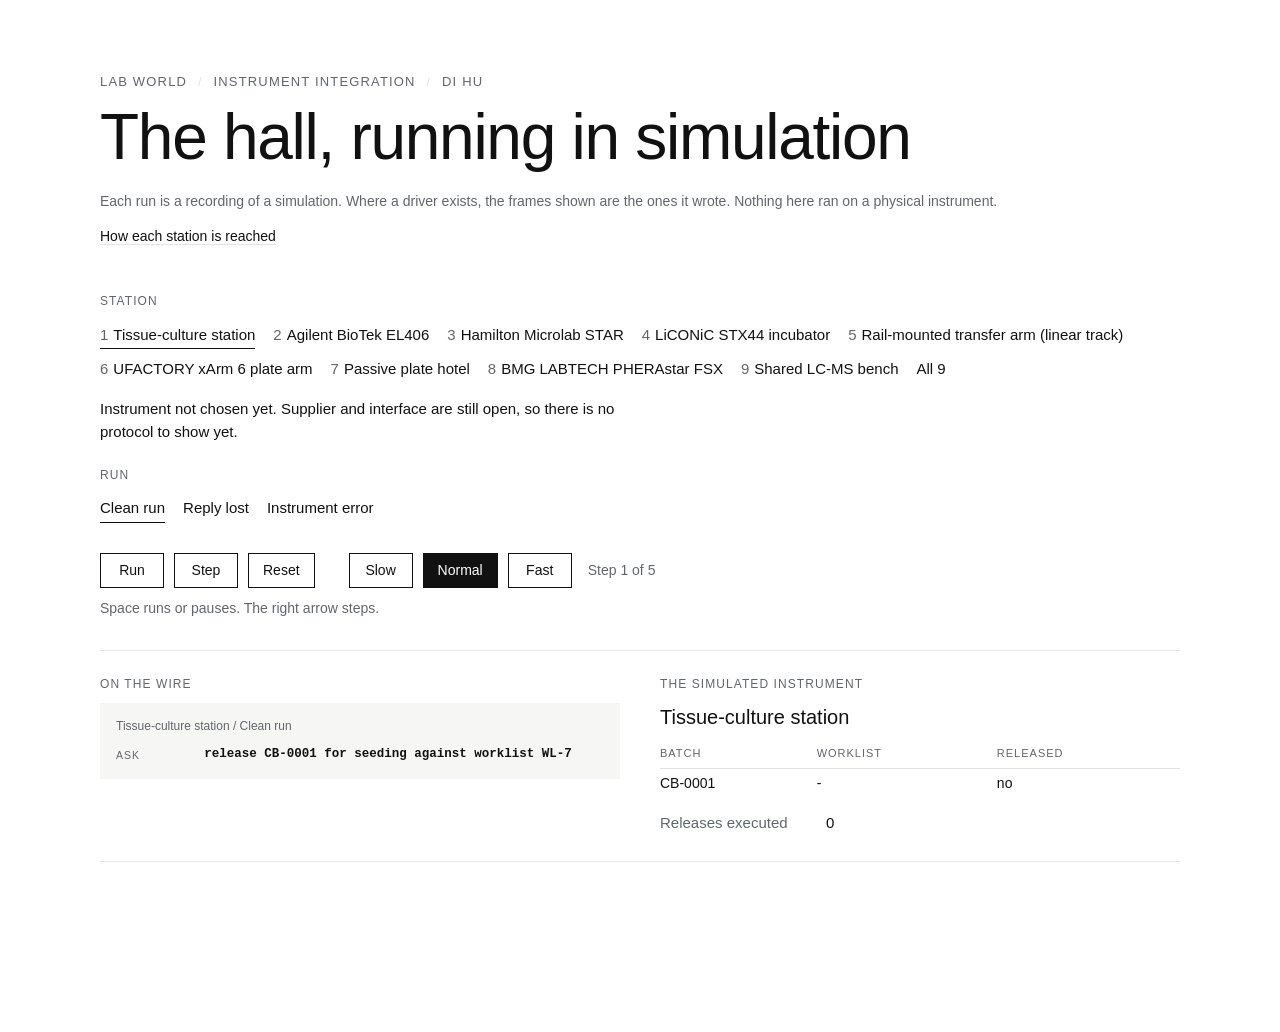
<file: replay.html>
<!doctype html>
<html lang="en"><head><meta charset="utf-8">
<meta name="viewport" content="width=device-width, initial-scale=1">
<title>Lab Hall Replay</title>
<style>/* Replay page. Pure white, type first. Drawings are small squares, lines and bars in greys. */
:root{--paper:#ffffff;--ink:#111111;--soft:#62666b;--hair:#e3e3e1;--wash:#f6f6f4;
--mid:#9a9da1;--light:#cfd0ce;--alert:#a33a32;
--sans:"Helvetica Neue",Helvetica,Arial,sans-serif;
--mono:ui-monospace,"SF Mono",Menlo,Consolas,monospace}
html{background:#ffffff}
body{background:#ffffff;color:#111111;font-family:var(--sans);font-weight:300;
font-size:17px;line-height:1.55;margin:0;-webkit-font-smoothing:antialiased}
.wrap{max-width:1080px;margin:0 auto;padding-block:72px 120px;
padding-left:max(16px,env(safe-area-inset-left,0px));
padding-right:max(16px,env(safe-area-inset-right,0px));background:#ffffff}
a{color:var(--ink);text-decoration-color:var(--hair);text-underline-offset:3px}
a:hover{text-decoration-color:var(--ink)}
a:focus-visible,button:focus-visible{outline:2px solid var(--ink);outline-offset:3px}
h1{font-weight:200;font-size:clamp(36px,7vw,64px);line-height:1.04;letter-spacing:-0.02em;
margin:0 0 20px;text-wrap:balance;color:var(--ink)}
h2,.label{font-weight:400;font-size:12px;letter-spacing:0.09em;text-transform:uppercase;
color:var(--soft);margin:0 0 10px}
p{margin:0 0 14px;max-width:66ch}
.eyebrow{font-size:13px;letter-spacing:0.09em;text-transform:uppercase;color:var(--soft);
margin:0 0 12px}
.eyebrow span,.sep{color:var(--hair);padding:0 6px}
.small{font-size:14px;color:var(--soft);max-width:none}
.fixture{font-size:14px;color:var(--ink);border-left:2px solid var(--ink);padding-left:10px}

/* Pickers and controls: real buttons, written as text. */
.row{display:flex;flex-wrap:wrap;gap:6px 18px;margin:0;padding:0;list-style:none}
.pick{margin-top:44px}
.pick + .pick{margin-top:22px}
button.t{font:inherit;font-size:15px;font-weight:300;color:var(--ink);background:#ffffff;
border:0;border-bottom:1px solid transparent;border-radius:0;padding:2px 0;cursor:pointer}
button.t:hover{border-bottom-color:var(--hair)}
button.t[aria-pressed="true"]{border-bottom-color:var(--ink);font-weight:400}
button.t .n{color:var(--soft);font-variant-numeric:tabular-nums;padding-right:5px}
.about{margin:14px 0 0;font-size:15px}
.about b{font-weight:400}
.controls{display:flex;flex-wrap:wrap;gap:8px 10px;align-items:center;margin-top:30px}
button.c{font:inherit;font-size:14px;font-weight:400;color:var(--ink);background:#ffffff;
border:1px solid var(--ink);border-radius:0;padding:6px 14px;cursor:pointer;min-width:64px}
button.c:hover{background:var(--wash)}
button.c[aria-pressed="true"]{background:var(--ink);color:#ffffff}
.controls .gap{width:14px}
.pos{font-size:14px;color:var(--soft);font-variant-numeric:tabular-nums;margin-left:6px}

/* Stage: 2 columns on desktop, stacked on a phone. */
.stage{display:grid;grid-template-columns:minmax(0,1fr) minmax(0,1fr);gap:40px;margin-top:30px;
border-top:1px solid var(--hair);padding-top:24px}
.stage > div{min-width:0}
.wire{background:var(--wash);max-height:460px;overflow:auto;padding:14px 16px}
.wire ol{list-style:none;margin:0;padding:0;width:max-content;min-width:100%}
.wire li{display:grid;grid-template-columns:4.6em max-content;gap:10px;color:var(--mid);
padding:1px 0}
.wire li .tag{font-size:10.5px;letter-spacing:0.09em;text-transform:uppercase;color:var(--mid);
padding-top:2px}
.wire li code{font-family:var(--mono);font-size:12.5px;line-height:1.55;font-weight:400;
white-space:pre;display:block}
.wire li.now{color:var(--ink)}
.wire li.now .tag{color:var(--soft)}
.wire li.now code{font-weight:600}
.wire .head{font-size:12px;color:var(--soft);margin:0 0 8px}
.inst{font-size:15px;line-height:1.45}
.inst .title{font-size:20px;font-weight:300;margin:0 0 14px}
.kv{display:grid;grid-template-columns:minmax(0,10em) minmax(0,1fr);gap:3px 16px;margin:14px 0 0}
.kv dt{color:var(--soft)}
.kv dd{margin:0;font-variant-numeric:tabular-nums;min-width:0;overflow-wrap:anywhere}
.chg{outline:2px solid var(--ink);outline-offset:2px}
.kv dd.chg{justify-self:start}
svg{display:block;max-width:100%;height:auto}
.box3{display:grid;grid-template-columns:repeat(3,minmax(0,1fr));gap:10px}
.box3 > div{border:1px solid var(--light);height:76px;position:relative;padding:6px 8px;
font-size:12px;color:var(--soft)}
.box3 > div.here{border-color:var(--ink)}
.box3 > div.chg{outline:2px solid var(--ink);outline-offset:-1px}
.box3 .plate{position:absolute;left:12%;right:12%;bottom:12px;height:12px;background:var(--ink)}
.bar{height:10px;background:var(--wash);border:1px solid var(--light);max-width:260px}
.bar > i{display:block;height:100%;background:var(--ink)}
table.t{border-collapse:collapse;width:100%;font-size:14px}
table.t th{font-weight:400;font-size:11px;letter-spacing:0.09em;text-transform:uppercase;
color:var(--soft);text-align:left;padding:0 12px 6px 0}
table.t td{padding:4px 12px 4px 0;border-top:1px solid var(--hair);
font-variant-numeric:tabular-nums;white-space:nowrap}
table.t td.mono{font-family:var(--mono);font-size:12.5px}
table.t tr.chg td{font-weight:500}
table.t tr.chg{outline:2px solid var(--ink);outline-offset:-2px}
.tablebox{overflow-x:auto}
.none{color:var(--soft)}

/* Outcome line. The muted red is for a hold or an error, nothing else. */
.outcome{margin-top:28px;border-top:1px solid var(--hair);padding-top:16px;min-height:2em}
.outcome .word{font-size:24px;font-weight:300;color:var(--ink);margin-right:14px}
.outcome .word.bad{color:var(--alert)}
.outcome .ev{font-size:15px;color:var(--ink)}

/* All 9 list. */
ol.all{list-style:none;margin:0 0 24px;padding:0;border-top:1px solid var(--hair)}
ol.all li{display:grid;grid-template-columns:2em minmax(0,1fr) 8em;gap:10px;padding:7px 0;
border-bottom:1px solid var(--hair);font-size:15px}
ol.all li .n{color:var(--soft);font-variant-numeric:tabular-nums}
ol.all li .st{color:var(--soft);text-align:right}
ol.all li.on{font-weight:400}
ol.all li.on .st{color:var(--ink)}
ol.all li .st.bad{color:var(--alert)}

@media (max-width:760px){body{font-size:16px}
.stage{grid-template-columns:minmax(0,1fr);gap:30px}
.wire{max-height:320px}
.kv{grid-template-columns:minmax(0,8em) minmax(0,1fr)}
ol.all li{grid-template-columns:1.6em minmax(0,1fr) 6.5em}}
@media (prefers-reduced-motion:reduce){*{transition:none !important;animation:none !important;
scroll-behavior:auto !important}}
</style>
</head>
<body>
<div class="wrap">
<header>
<p class="eyebrow">Lab World <span>/</span> instrument integration <span>/</span> Di Hu</p>
<h1>The hall, running in simulation</h1>
<p class="small">Each run is a recording of a simulation. Where a driver exists, the frames shown
are the ones it wrote. Nothing here ran on a physical instrument.</p>
<p class="small"><a href="index.html">How each station is reached</a></p>
</header>

<div class="pick">
<h2 id="r-stations-label">Station</h2>
<ul class="row" id="r-stations" aria-labelledby="r-stations-label"></ul>
<p class="about" id="r-about"></p>
</div>
<div class="pick">
<h2 id="r-cases-label">Run</h2>
<ul class="row" id="r-cases" aria-labelledby="r-cases-label"></ul>
</div>

<div class="controls" role="group" aria-label="Playback">
<button class="c" type="button" id="r-run" aria-pressed="false">Run</button>
<button class="c" type="button" id="r-step">Step</button>
<button class="c" type="button" id="r-reset">Reset</button>
<span class="gap"></span>
<span id="r-speeds" role="group" aria-label="Speed" class="controls" style="margin:0"></span>
<span class="pos" id="r-pos" aria-live="polite"></span>
</div>
<p class="small" style="margin-top:10px">Space runs or pauses. The right arrow steps.</p>

<div class="stage">
<div>
<h2>On the wire</h2>
<ol class="all" id="r-all" hidden></ol>
<div class="wire" id="r-wire"></div>
</div>
<div>
<h2>The simulated instrument</h2>
<div class="inst" id="r-inst"></div>
</div>
</div>
<div class="outcome" id="r-outcome" aria-live="polite"></div>
</div>
<script type="application/json" id="r-data">{"fixtures":false,"stations":[{"key":"culture","name":"Tissue-culture station","status":"open_choice","status_words":"Instrument not chosen yet","status_line":"Supplier and interface are still open, so there is no protocol to show yet."},{"key":"seed","name":"Agilent BioTek EL406","status":"in_plr","status_words":"Decoded, in PyLabRobot","status_line":"In PyLabRobot, v1 class EL406, registry status mostly (docs/_static/devices.json:120-122). Binary frames over FTDI USB."},{"key":"star","name":"Hamilton Microlab STAR","status":"in_plr","status_words":"Decoded, in PyLabRobot","status_line":"In PyLabRobot. The real STARDriver sends text firmware commands over USB."},{"key":"inc","name":"LiCONiC STX44 incubator","status":"in_plr_legacy","status_words":"Decoded, in PyLabRobot, older interface","status_line":"In PyLabRobot legacy only (v0); STX44_IC is a listed model (pylabrobot/legacy/storage/liconic/constants.py:5). ASCII over RS-232."},{"key":"rail","name":"Rail-mounted transfer arm (linear track)","status":"vendor_sdk","status_words":"Maker's SDK, nothing to decode","status_line":"Not in PyLabRobot yet, the maker's SDK documents it. The example writes the class."},{"key":"xarm","name":"UFACTORY xArm 6 plate arm","status":"vendor_sdk","status_words":"Maker's SDK, nothing to decode","status_line":"In PyLabRobot (XArm6). It wraps the maker's published Python SDK, so there is no wire to decode."},{"key":"hotel","name":"Passive plate hotel","status":"nothing_to_decode","status_words":"Nothing to decode","status_line":"No controller, so nothing to decode. In PyLabRobot it is a resource: plate holders on a carrier."},{"key":"reader","name":"BMG LABTECH PHERAstar FSX","status":"not_in_plr","status_words":"Not decoded yet","status_line":"Not in PyLabRobot. Upstream drives 2 other BMG readers; this one's commands are unknown."},{"key":"lcms","name":"Shared LC-MS bench","status":"nothing_to_decode","status_words":"Nothing to decode","status_line":"Not in PyLabRobot. The toolkit playbook's route, a Ready line and a Start line, needs no decoding."}],"traces":{"culture":{"clean":{"case":"clean","evidence":"CB-0001 released, worklist WL-7 matches","name":"Tissue-culture station","outcome":"completed","simulated":true,"station":"culture","steps":[{"i":0,"state":{"executed":0,"known_batches":["CB-0001"],"released":{}},"tag":"ask","text":"release CB-0001 for seeding against worklist WL-7"},{"i":1,"state":null,"tag":"send","text":"{\"op\": \"release\", \"batch\": \"CB-0001\", \"worklist\": \"WL-7\"}"},{"i":2,"state":{"executed":1,"known_batches":["CB-0001"],"released":{"CB-0001":"WL-7"}},"tag":"recv","text":"{\"ok\": true, \"batch\": \"CB-0001\"}"},{"i":3,"state":null,"tag":"state","text":"released {'CB-0001': 'WL-7'}, executed 1"},{"i":4,"state":null,"tag":"done","text":"completed: CB-0001 released, worklist WL-7 matches"}]},"lost_reply":{"case":"lost_reply","evidence":"release of CB-0001 sent, no acknowledgement","name":"Tissue-culture station","outcome":"hold","simulated":true,"station":"culture","steps":[{"i":0,"state":{"executed":0,"known_batches":["CB-0001"],"released":{}},"tag":"ask","text":"release CB-0001 for seeding against worklist WL-7"},{"i":1,"state":null,"tag":"send","text":"{\"op\": \"release\", \"batch\": \"CB-0001\", \"worklist\": \"WL-7\"}"},{"i":2,"state":{"executed":1,"known_batches":["CB-0001"],"released":{"CB-0001":"WL-7"}},"tag":"state","text":"released {'CB-0001': 'WL-7'}, executed 1"},{"i":3,"state":null,"tag":"done","text":"hold: release of CB-0001 sent, no acknowledgement"}]},"device_error":{"case":"device_error","evidence":"unknown_batch CB-0001","name":"Tissue-culture station","outcome":"error","simulated":true,"station":"culture","steps":[{"i":0,"state":{"executed":0,"known_batches":["CB-0001"],"released":{}},"tag":"ask","text":"release CB-0001 for seeding against worklist WL-7"},{"i":1,"state":null,"tag":"send","text":"{\"op\": \"release\", \"batch\": \"CB-0001\", \"worklist\": \"WL-7\"}"},{"i":2,"state":null,"tag":"recv","text":"{\"ok\": false, \"error\": \"unknown_batch\", \"batch\": \"CB-0001\"}"},{"i":3,"state":null,"tag":"state","text":"released {}, executed 0"},{"i":4,"state":null,"tag":"done","text":"error: unknown_batch CB-0001"}]}},"seed":{"clean":{"case":"clean","evidence":"sim: 24/24 columns at 40 uL/well, peristaltic pump, plate byte 1 (384 std)","name":"Agilent BioTek EL406","outcome":"completed","simulated":true,"station":"seed","steps":[{"i":0,"state":{"batch_open":false,"columns_uL":[0.0,0.0,0.0,0.0,0.0,0.0,0.0,0.0,0.0,0.0,0.0,0.0,0.0,0.0,0.0,0.0,0.0,0.0,0.0,0.0,0.0,0.0,0.0,0.0],"error":"","plate":null,"prime_uL":0.0,"pump":null},"tag":"ask","text":"set up: FTDI 38400 8N2, TEST_COMM, INIT_STATE, RESET"},{"i":1,"state":null,"tag":"send","text":"3 frames, by command: TEST_COMM INIT_STATE RESET"},{"i":2,"state":null,"tag":"recv","text":"3 replies, last: 06 01 02 70 00 01 00 00 00 00 8c ff"},{"i":3,"state":null,"tag":"state","text":"plate -, batch closed, prime 0 uL, 0 cols at [] uL, err 0x0000"},{"i":4,"state":null,"tag":"ask","text":"open a batch for the 384-well plate"},{"i":5,"state":{"batch_open":true,"columns_uL":[0.0,0.0,0.0,0.0,0.0,0.0,0.0,0.0,0.0,0.0,0.0,0.0,0.0,0.0,0.0,0.0,0.0,0.0,0.0,0.0,0.0,0.0,0.0,0.0],"error":"","plate":"384 std","prime_uL":0.0,"pump":null},"tag":"send","text":"7 frames, by command: 0x00bf 0x00c1 0x00f2 0x00f4 0x0154 0x0102 0x010a"},{"i":6,"state":null,"tag":"send","text":"01 02 8d 00 01 00 00 01 00 6d ff 01"},{"i":7,"state":null,"tag":"recv","text":"8 replies, last: 06 01 02 8d 00 01 00 00 00 00 6f ff"},{"i":8,"state":null,"tag":"state","text":"plate 384 std, batch open, prime 0 uL, 0 cols at [] uL, err 0x0000"},{"i":9,"state":null,"tag":"ask","text":"prime the peristaltic lines, 500 uL"},{"i":10,"state":{"batch_open":true,"columns_uL":[0.0,0.0,0.0,0.0,0.0,0.0,0.0,0.0,0.0,0.0,0.0,0.0,0.0,0.0,0.0,0.0,0.0,0.0,0.0,0.0,0.0,0.0,0.0,0.0],"error":"","plate":"384 std","prime_uL":500.0,"pump":"peristaltic"},"tag":"send","text":"1 frames, by command: STATUS_POLL"},{"i":11,"state":null,"tag":"send","text":"01 02 90 00 01 00 00 0b 00 67 fe 01 f4 01 00 00 02 01 00 01 00 00"},{"i":12,"state":null,"tag":"send","text":"2 frames, by command: STATUS_POLL STATUS_POLL"},{"i":13,"state":null,"tag":"recv","text":"4 replies, last: 06 01 02 92 00 01 00 00 09 00 60 ff 00 00 01 00 00 00 00 00 00"},{"i":14,"state":null,"tag":"state","text":"plate 384 std, batch open, prime 500 uL, 0 cols at [] uL, err 0x0000"},{"i":15,"state":null,"tag":"ask","text":"dispense 40 uL per well, columns 1-24"},{"i":16,"state":{"batch_open":true,"columns_uL":[40.0,40.0,40.0,40.0,40.0,40.0,40.0,40.0,40.0,40.0,40.0,40.0,40.0,40.0,40.0,40.0,40.0,40.0,40.0,40.0,40.0,40.0,40.0,40.0],"error":"","plate":"384 std","prime_uL":500.0,"pump":"peristaltic"},"tag":"send","text":"1 frames, by command: STATUS_POLL"},{"i":17,"state":null,"tag":"send","text":"01 02 8f 00 01 00 00 18 00 d2 fb 01 28 00 02 00 00 00 4d 01 0a 00 02 ff ff ff 00 00..."},{"i":18,"state":null,"tag":"send","text":"2 frames, by command: STATUS_POLL STATUS_POLL"},{"i":19,"state":null,"tag":"recv","text":"4 replies, last: 06 01 02 92 00 01 00 00 09 00 60 ff 00 00 01 00 00 00 00 00 00"},{"i":20,"state":null,"tag":"state","text":"plate 384 std, batch open, prime 500 uL, 24 cols at [40] uL, err 0x0000"},{"i":21,"state":null,"tag":"ask","text":"close the batch: home motors, end-of-batch marker"},{"i":22,"state":{"batch_open":false,"columns_uL":[40.0,40.0,40.0,40.0,40.0,40.0,40.0,40.0,40.0,40.0,40.0,40.0,40.0,40.0,40.0,40.0,40.0,40.0,40.0,40.0,40.0,40.0,40.0,40.0],"error":"","plate":"384 std","prime_uL":500.0,"pump":"peristaltic"},"tag":"send","text":"2 frames, by command: HOME_MOTORS END_OF_BATCH"},{"i":23,"state":null,"tag":"recv","text":"2 replies, last: 06 01 02 8c 00 01 00 00 00 00 70 ff"},{"i":24,"state":null,"tag":"state","text":"plate 384 std, batch closed, prime 500 uL, 24 cols at [40] uL, err 0x0000"},{"i":25,"state":null,"tag":"done","text":"completed: sim: 24/24 columns at 40 uL/well, peristaltic pump, plate byte 1 (384 std)"}]},"lost_reply":{"case":"lost_reply","evidence":"PERI_DISPENSE: Timeout waiting for ACK; not resent (sim ran it 1x), check plate","name":"Agilent BioTek EL406","outcome":"hold","simulated":true,"station":"seed","steps":[{"i":0,"state":{"batch_open":false,"columns_uL":[0.0,0.0,0.0,0.0,0.0,0.0,0.0,0.0,0.0,0.0,0.0,0.0,0.0,0.0,0.0,0.0,0.0,0.0,0.0,0.0,0.0,0.0,0.0,0.0],"error":"","plate":null,"prime_uL":0.0,"pump":null},"tag":"ask","text":"set up: FTDI 38400 8N2, TEST_COMM, INIT_STATE, RESET"},{"i":1,"state":null,"tag":"send","text":"3 frames, by command: TEST_COMM INIT_STATE RESET"},{"i":2,"state":null,"tag":"recv","text":"3 replies, last: 06 01 02 70 00 01 00 00 00 00 8c ff"},{"i":3,"state":null,"tag":"state","text":"plate -, batch closed, prime 0 uL, 0 cols at [] uL, err 0x0000"},{"i":4,"state":null,"tag":"ask","text":"open a batch for the 384-well plate"},{"i":5,"state":{"batch_open":true,"columns_uL":[0.0,0.0,0.0,0.0,0.0,0.0,0.0,0.0,0.0,0.0,0.0,0.0,0.0,0.0,0.0,0.0,0.0,0.0,0.0,0.0,0.0,0.0,0.0,0.0],"error":"","plate":"384 std","prime_uL":0.0,"pump":null},"tag":"send","text":"7 frames, by command: 0x00bf 0x00c1 0x00f2 0x00f4 0x0154 0x0102 0x010a"},{"i":6,"state":null,"tag":"send","text":"01 02 8d 00 01 00 00 01 00 6d ff 01"},{"i":7,"state":null,"tag":"recv","text":"8 replies, last: 06 01 02 8d 00 01 00 00 00 00 6f ff"},{"i":8,"state":null,"tag":"state","text":"plate 384 std, batch open, prime 0 uL, 0 cols at [] uL, err 0x0000"},{"i":9,"state":null,"tag":"ask","text":"prime the peristaltic lines, 500 uL"},{"i":10,"state":{"batch_open":true,"columns_uL":[0.0,0.0,0.0,0.0,0.0,0.0,0.0,0.0,0.0,0.0,0.0,0.0,0.0,0.0,0.0,0.0,0.0,0.0,0.0,0.0,0.0,0.0,0.0,0.0],"error":"","plate":"384 std","prime_uL":500.0,"pump":"peristaltic"},"tag":"send","text":"1 frames, by command: STATUS_POLL"},{"i":11,"state":null,"tag":"send","text":"01 02 90 00 01 00 00 0b 00 67 fe 01 f4 01 00 00 02 01 00 01 00 00"},{"i":12,"state":null,"tag":"send","text":"2 frames, by command: STATUS_POLL STATUS_POLL"},{"i":13,"state":null,"tag":"recv","text":"4 replies, last: 06 01 02 92 00 01 00 00 09 00 60 ff 00 00 01 00 00 00 00 00 00"},{"i":14,"state":null,"tag":"state","text":"plate 384 std, batch open, prime 500 uL, 0 cols at [] uL, err 0x0000"},{"i":15,"state":null,"tag":"ask","text":"dispense 40 uL per well, columns 1-24"},{"i":16,"state":{"batch_open":false,"columns_uL":[40.0,40.0,40.0,40.0,40.0,40.0,40.0,40.0,40.0,40.0,40.0,40.0,40.0,40.0,40.0,40.0,40.0,40.0,40.0,40.0,40.0,40.0,40.0,40.0],"error":"","plate":"384 std","prime_uL":500.0,"pump":"peristaltic"},"tag":"send","text":"1 frames, by command: STATUS_POLL"},{"i":17,"state":null,"tag":"send","text":"01 02 8f 00 01 00 00 18 00 d2 fb 01 28 00 02 00 00 00 4d 01 0a 00 02 ff ff ff 00 00..."},{"i":18,"state":null,"tag":"send","text":"2 frames, by command: HOME_MOTORS END_OF_BATCH"},{"i":19,"state":null,"tag":"recv","text":"3 replies, last: 06 01 02 8c 00 01 00 00 00 00 70 ff"},{"i":20,"state":null,"tag":"state","text":"plate 384 std, batch closed, prime 500 uL, 24 cols at [40] uL, err 0x0000"},{"i":21,"state":null,"tag":"done","text":"hold: PERI_DISPENSE: Timeout waiting for ACK; not resent (sim ran it 1x), check plate"}]},"device_error":{"case":"device_error","evidence":"EL406 error 0x1355: The Peri-pump module is not configured","name":"Agilent BioTek EL406","outcome":"error","simulated":true,"station":"seed","steps":[{"i":0,"state":{"batch_open":false,"columns_uL":[0.0,0.0,0.0,0.0,0.0,0.0,0.0,0.0,0.0,0.0,0.0,0.0,0.0,0.0,0.0,0.0,0.0,0.0,0.0,0.0,0.0,0.0,0.0,0.0],"error":"","plate":null,"prime_uL":0.0,"pump":null},"tag":"ask","text":"set up: FTDI 38400 8N2, TEST_COMM, INIT_STATE, RESET"},{"i":1,"state":null,"tag":"send","text":"3 frames, by command: TEST_COMM INIT_STATE RESET"},{"i":2,"state":null,"tag":"recv","text":"3 replies, last: 06 01 02 70 00 01 00 00 00 00 8c ff"},{"i":3,"state":null,"tag":"state","text":"plate -, batch closed, prime 0 uL, 0 cols at [] uL, err 0x0000"},{"i":4,"state":null,"tag":"ask","text":"open a batch for the 384-well plate"},{"i":5,"state":{"batch_open":true,"columns_uL":[0.0,0.0,0.0,0.0,0.0,0.0,0.0,0.0,0.0,0.0,0.0,0.0,0.0,0.0,0.0,0.0,0.0,0.0,0.0,0.0,0.0,0.0,0.0,0.0],"error":"","plate":"384 std","prime_uL":0.0,"pump":null},"tag":"send","text":"7 frames, by command: 0x00bf 0x00c1 0x00f2 0x00f4 0x0154 0x0102 0x010a"},{"i":6,"state":null,"tag":"send","text":"01 02 8d 00 01 00 00 01 00 6d ff 01"},{"i":7,"state":null,"tag":"recv","text":"8 replies, last: 06 01 02 8d 00 01 00 00 00 00 6f ff"},{"i":8,"state":null,"tag":"state","text":"plate 384 std, batch open, prime 0 uL, 0 cols at [] uL, err 0x0000"},{"i":9,"state":null,"tag":"ask","text":"prime the peristaltic lines, 500 uL"},{"i":10,"state":{"batch_open":true,"columns_uL":[0.0,0.0,0.0,0.0,0.0,0.0,0.0,0.0,0.0,0.0,0.0,0.0,0.0,0.0,0.0,0.0,0.0,0.0,0.0,0.0,0.0,0.0,0.0,0.0],"error":"","plate":"384 std","prime_uL":500.0,"pump":"peristaltic"},"tag":"send","text":"1 frames, by command: STATUS_POLL"},{"i":11,"state":null,"tag":"send","text":"01 02 90 00 01 00 00 0b 00 67 fe 01 f4 01 00 00 02 01 00 01 00 00"},{"i":12,"state":null,"tag":"send","text":"2 frames, by command: STATUS_POLL STATUS_POLL"},{"i":13,"state":null,"tag":"recv","text":"4 replies, last: 06 01 02 92 00 01 00 00 09 00 60 ff 00 00 01 00 00 00 00 00 00"},{"i":14,"state":null,"tag":"state","text":"plate 384 std, batch open, prime 500 uL, 0 cols at [] uL, err 0x0000"},{"i":15,"state":null,"tag":"ask","text":"dispense 40 uL per well, columns 1-24"},{"i":16,"state":{"batch_open":false,"columns_uL":[0.0,0.0,0.0,0.0,0.0,0.0,0.0,0.0,0.0,0.0,0.0,0.0,0.0,0.0,0.0,0.0,0.0,0.0,0.0,0.0,0.0,0.0,0.0,0.0],"error":"0x1355 The Peri-pump module is not configured","plate":"384 std","prime_uL":500.0,"pump":"peristaltic"},"tag":"send","text":"1 frames, by command: STATUS_POLL"},{"i":17,"state":null,"tag":"send","text":"01 02 8f 00 01 00 00 18 00 d2 fb 01 28 00 02 00 00 00 4d 01 0a 00 02 ff ff ff 00 00..."},{"i":18,"state":null,"tag":"send","text":"4 frames, by command: STATUS_POLL STATUS_POLL HOME_MOTORS END_OF_BATCH"},{"i":19,"state":null,"tag":"recv","text":"6 replies, last: 06 01 02 8c 00 01 00 00 00 00 70 ff"},{"i":20,"state":null,"tag":"state","text":"plate 384 std, batch closed, prime 500 uL, 0 cols at [] uL, err 0x1355"},{"i":21,"state":null,"tag":"done","text":"error: EL406 error 0x1355: The Peri-pump module is not configured"}]}},"star":{"clean":{"case":"clean","evidence":"destination col 1: [55.1] uL each (50 uL asked + liquid class); 96 tips in rack","name":"Hamilton Microlab STAR","outcome":"completed","simulated":true,"station":"star","steps":[{"i":0,"state":{"dest_uL":[0.0,0.0,0.0,0.0,0.0,0.0,0.0,0.0],"initialized":false,"source_uL":[100.0,100.0,100.0,100.0,100.0,100.0,100.0,100.0],"tip_uL":[0.0,0.0,0.0,0.0,0.0,0.0,0.0,0.0],"tips_in_rack":96,"tips_on_channel":[false,false,false,false,false,false,false,false]},"tag":"ask","text":"set up; 8 tips; 50 uL from source col 1 to destination col 1; return tips"},{"i":1,"state":null,"tag":"send","text":"C0RMid0001"},{"i":2,"state":null,"tag":"recv","text":"C0RMid0001er00/00kb01kp08"},{"i":3,"state":null,"tag":"send","text":"C0VIid0034"},{"i":4,"state":{"dest_uL":[0.0,0.0,0.0,0.0,0.0,0.0,0.0,0.0],"initialized":true,"source_uL":[100.0,100.0,100.0,100.0,100.0,100.0,100.0,100.0],"tip_uL":[0.0,0.0,0.0,0.0,0.0,0.0,0.0,0.0],"tips_in_rack":96,"tips_on_channel":[false,false,false,false,false,false,false,false]},"tag":"recv","text":"C0VIid0034er00/00"},{"i":5,"state":null,"tag":"send","text":"C0DIid0036xp08000&yp4050 3783 3516 3249 2982 2715 2448 2181tp2450tz1220te3600tm1 1 1 1 1 1 ..."},{"i":6,"state":null,"tag":"recv","text":"C0DIid0036er00/00"},{"i":7,"state":null,"tag":"send","text":"C0TPid0117xp01179 01179 01179 01179 01179 01179 01179 01179yp1458 1368 1278 1188 1098 1008 ..."},{"i":8,"state":{"dest_uL":[0.0,0.0,0.0,0.0,0.0,0.0,0.0,0.0],"initialized":true,"source_uL":[100.0,100.0,100.0,100.0,100.0,100.0,100.0,100.0],"tip_uL":[0.0,0.0,0.0,0.0,0.0,0.0,0.0,0.0],"tips_in_rack":88,"tips_on_channel":[true,true,true,true,true,true,true,true]},"tag":"state","text":"tips on 8 of 8 channels"},{"i":9,"state":null,"tag":"recv","text":"C0TPid0117er00/00"},{"i":10,"state":null,"tag":"send","text":"C0ASid0176at0 0 0 0 0 0 0 0tm1 1 1 1 1 1 1 1xp02758 02758 02758 02758 02758 02758 02758 027..."},{"i":11,"state":{"dest_uL":[0.0,0.0,0.0,0.0,0.0,0.0,0.0,0.0],"initialized":true,"source_uL":[44.9,44.9,44.9,44.9,44.9,44.9,44.9,44.9],"tip_uL":[55.1,55.1,55.1,55.1,55.1,55.1,55.1,55.1],"tips_in_rack":88,"tips_on_channel":[true,true,true,true,true,true,true,true]},"tag":"state","text":"left in source wells: [44.9] uL each; tips hold [55.1] uL each"},{"i":12,"state":null,"tag":"recv","text":"C0ASid0176er00/00"},{"i":13,"state":null,"tag":"send","text":"C0DSid0227dm2 2 2 2 2 2 2 2tm1 1 1 1 1 1 1 1xp02758 02758 02758 02758 02758 02758 02758 027..."},{"i":14,"state":{"dest_uL":[55.1,55.1,55.1,55.1,55.1,55.1,55.1,55.1],"initialized":true,"source_uL":[44.9,44.9,44.9,44.9,44.9,44.9,44.9,44.9],"tip_uL":[0.0,0.0,0.0,0.0,0.0,0.0,0.0,0.0],"tips_in_rack":88,"tips_on_channel":[true,true,true,true,true,true,true,true]},"tag":"state","text":"now in destination wells: [55.1] uL each; tips hold [0.0] uL each"},{"i":15,"state":null,"tag":"recv","text":"C0DSid0227er00/00"},{"i":16,"state":null,"tag":"send","text":"C0TRid0238xp01179 01179 01179 01179 01179 01179 01179 01179yp1458 1368 1278 1188 1098 1008 ..."},{"i":17,"state":{"dest_uL":[55.1,55.1,55.1,55.1,55.1,55.1,55.1,55.1],"initialized":true,"source_uL":[44.9,44.9,44.9,44.9,44.9,44.9,44.9,44.9],"tip_uL":[0.0,0.0,0.0,0.0,0.0,0.0,0.0,0.0],"tips_in_rack":96,"tips_on_channel":[false,false,false,false,false,false,false,false]},"tag":"state","text":"tips on 0 of 8 channels, 96 in the rack"},{"i":18,"state":null,"tag":"recv","text":"C0TRid0238er00/00"},{"i":19,"state":null,"tag":"done","text":"completed: destination col 1: [55.1] uL each (50 uL asked + liquid class); 96 tips in rack"}]},"lost_reply":{"case":"lost_reply","evidence":"no reply to C0AS after 1 send; liquid may have moved, not resent; check by hand","name":"Hamilton Microlab STAR","outcome":"hold","simulated":true,"station":"star","steps":[{"i":0,"state":{"dest_uL":[0.0,0.0,0.0,0.0,0.0,0.0,0.0,0.0],"initialized":false,"source_uL":[100.0,100.0,100.0,100.0,100.0,100.0,100.0,100.0],"tip_uL":[0.0,0.0,0.0,0.0,0.0,0.0,0.0,0.0],"tips_in_rack":96,"tips_on_channel":[false,false,false,false,false,false,false,false]},"tag":"ask","text":"set up; 8 tips; 50 uL from source col 1 to destination col 1; return tips"},{"i":1,"state":null,"tag":"send","text":"C0RMid0001"},{"i":2,"state":null,"tag":"recv","text":"C0RMid0001er00/00kb01kp08"},{"i":3,"state":null,"tag":"send","text":"C0VIid0034"},{"i":4,"state":{"dest_uL":[0.0,0.0,0.0,0.0,0.0,0.0,0.0,0.0],"initialized":true,"source_uL":[100.0,100.0,100.0,100.0,100.0,100.0,100.0,100.0],"tip_uL":[0.0,0.0,0.0,0.0,0.0,0.0,0.0,0.0],"tips_in_rack":96,"tips_on_channel":[false,false,false,false,false,false,false,false]},"tag":"recv","text":"C0VIid0034er00/00"},{"i":5,"state":null,"tag":"send","text":"C0DIid0036xp08000&yp4050 3783 3516 3249 2982 2715 2448 2181tp2450tz1220te3600tm1 1 1 1 1 1 ..."},{"i":6,"state":null,"tag":"recv","text":"C0DIid0036er00/00"},{"i":7,"state":null,"tag":"send","text":"C0TPid0117xp01179 01179 01179 01179 01179 01179 01179 01179yp1458 1368 1278 1188 1098 1008 ..."},{"i":8,"state":{"dest_uL":[0.0,0.0,0.0,0.0,0.0,0.0,0.0,0.0],"initialized":true,"source_uL":[100.0,100.0,100.0,100.0,100.0,100.0,100.0,100.0],"tip_uL":[0.0,0.0,0.0,0.0,0.0,0.0,0.0,0.0],"tips_in_rack":88,"tips_on_channel":[true,true,true,true,true,true,true,true]},"tag":"state","text":"tips on 8 of 8 channels"},{"i":9,"state":null,"tag":"recv","text":"C0TPid0117er00/00"},{"i":10,"state":null,"tag":"send","text":"C0ASid0176at0 0 0 0 0 0 0 0tm1 1 1 1 1 1 1 1xp02758 02758 02758 02758 02758 02758 02758 027..."},{"i":11,"state":{"dest_uL":[0.0,0.0,0.0,0.0,0.0,0.0,0.0,0.0],"initialized":true,"source_uL":[44.9,44.9,44.9,44.9,44.9,44.9,44.9,44.9],"tip_uL":[55.1,55.1,55.1,55.1,55.1,55.1,55.1,55.1],"tips_in_rack":88,"tips_on_channel":[true,true,true,true,true,true,true,true]},"tag":"state","text":"left in source wells: [44.9] uL each; tips hold [55.1] uL each"},{"i":12,"state":null,"tag":"recv","text":"(nothing: the reply was lost)"},{"i":13,"state":null,"tag":"done","text":"hold: no reply to C0AS after 1 send; liquid may have moved, not resent; check by hand"}]},"device_error":{"case":"device_error","evidence":"STARFirmwareError: C0ASid0176er99/00 P106/70","name":"Hamilton Microlab STAR","outcome":"error","simulated":true,"station":"star","steps":[{"i":0,"state":{"dest_uL":[0.0,0.0,0.0,0.0,0.0,0.0,0.0,0.0],"initialized":false,"source_uL":[100.0,100.0,100.0,100.0,100.0,100.0,100.0,100.0],"tip_uL":[0.0,0.0,0.0,0.0,0.0,0.0,0.0,0.0],"tips_in_rack":96,"tips_on_channel":[false,false,false,false,false,false,false,false]},"tag":"ask","text":"set up; 8 tips; 50 uL from source col 1 to destination col 1; return tips"},{"i":1,"state":null,"tag":"send","text":"C0RMid0001"},{"i":2,"state":null,"tag":"recv","text":"C0RMid0001er00/00kb01kp08"},{"i":3,"state":null,"tag":"send","text":"C0VIid0034"},{"i":4,"state":{"dest_uL":[0.0,0.0,0.0,0.0,0.0,0.0,0.0,0.0],"initialized":true,"source_uL":[100.0,100.0,100.0,100.0,100.0,100.0,100.0,100.0],"tip_uL":[0.0,0.0,0.0,0.0,0.0,0.0,0.0,0.0],"tips_in_rack":96,"tips_on_channel":[false,false,false,false,false,false,false,false]},"tag":"recv","text":"C0VIid0034er00/00"},{"i":5,"state":null,"tag":"send","text":"C0DIid0036xp08000&yp4050 3783 3516 3249 2982 2715 2448 2181tp2450tz1220te3600tm1 1 1 1 1 1 ..."},{"i":6,"state":null,"tag":"recv","text":"C0DIid0036er00/00"},{"i":7,"state":null,"tag":"send","text":"C0TPid0117xp01179 01179 01179 01179 01179 01179 01179 01179yp1458 1368 1278 1188 1098 1008 ..."},{"i":8,"state":{"dest_uL":[0.0,0.0,0.0,0.0,0.0,0.0,0.0,0.0],"initialized":true,"source_uL":[100.0,100.0,100.0,100.0,100.0,100.0,100.0,100.0],"tip_uL":[0.0,0.0,0.0,0.0,0.0,0.0,0.0,0.0],"tips_in_rack":88,"tips_on_channel":[true,true,true,true,true,true,true,true]},"tag":"state","text":"tips on 8 of 8 channels"},{"i":9,"state":null,"tag":"recv","text":"C0TPid0117er00/00"},{"i":10,"state":null,"tag":"send","text":"C0ASid0176at0 0 0 0 0 0 0 0tm1 1 1 1 1 1 1 1xp02758 02758 02758 02758 02758 02758 02758 027..."},{"i":11,"state":null,"tag":"recv","text":"C0ASid0176er99/00 P106/70"},{"i":12,"state":null,"tag":"done","text":"error: STARFirmwareError: C0ASid0176er99/00 P106/70"}]}},"inc":{"clean":{"case":"clean","evidence":"sim: plate path shovel > cassette 1/1 > shovel > transfer; 37.0 deg C","name":"LiCONiC STX44 incubator","outcome":"completed","simulated":true,"station":"inc","steps":[{"i":0,"state":{"cassette":null,"error":"","plate_at":"transfer","position":null,"ready":true,"temp_c":37.0},"tag":"ask","text":"set up: break, CR handshake, activate handling, wait ready"},{"i":1,"state":null,"tag":"send","text":"CR | ST 1801 | RD 1915"},{"i":2,"state":null,"tag":"recv","text":"CC | OK | 1"},{"i":3,"state":null,"tag":"state","text":"plate at transfer, ready 1, error 00000, temp 37.0 deg C"},{"i":4,"state":null,"tag":"ask","text":"take the plate in from the transfer station to cassette 1, position 1"},{"i":5,"state":{"cassette":1,"error":"","plate_at":"cassette","position":1,"ready":true,"temp_c":37.0},"tag":"send","text":"WR DM0 1 | WR DM23 788 | WR DM25 22 | WR DM5 1 | ST 1904 | RD 1915 | ST 1903"},{"i":6,"state":null,"tag":"recv","text":"OK x5 | 1 | OK"},{"i":7,"state":null,"tag":"state","text":"plate at cassette 1/1, ready 1, error 00000, temp 37.0 deg C"},{"i":8,"state":null,"tag":"ask","text":"fetch the plate back out to the transfer station"},{"i":9,"state":{"cassette":null,"error":"","plate_at":"transfer","position":null,"ready":true,"temp_c":37.0},"tag":"send","text":"WR DM0 1 | WR DM23 788 | WR DM25 22 | WR DM5 1 | ST 1905 | RD 1915 | ST 1903"},{"i":10,"state":null,"tag":"recv","text":"OK x5 | 1 | OK"},{"i":11,"state":null,"tag":"state","text":"plate at transfer, ready 1, error 00000, temp 37.0 deg C"},{"i":12,"state":null,"tag":"ask","text":"read the temperature"},{"i":13,"state":null,"tag":"send","text":"RD DM982"},{"i":14,"state":null,"tag":"recv","text":"370"},{"i":15,"state":null,"tag":"state","text":"plate at transfer, ready 1, error 00000, temp 37.0 deg C"},{"i":16,"state":null,"tag":"state","text":"upstream warning: Liconic racks need to be configured manually on each setup"},{"i":17,"state":null,"tag":"done","text":"completed: sim: plate path shovel > cassette 1/1 > shovel > transfer; 37.0 deg C"}]},"lost_reply":{"case":"lost_reply","evidence":"no reply to ST 1904, not resent (sim ran it 1x); sim: cassette 1/1, PLR: tray","name":"LiCONiC STX44 incubator","outcome":"hold","simulated":true,"station":"inc","steps":[{"i":0,"state":{"cassette":null,"error":"","plate_at":"transfer","position":null,"ready":true,"temp_c":37.0},"tag":"ask","text":"set up: break, CR handshake, activate handling, wait ready"},{"i":1,"state":null,"tag":"send","text":"CR | ST 1801 | RD 1915"},{"i":2,"state":null,"tag":"recv","text":"CC | OK | 1"},{"i":3,"state":null,"tag":"state","text":"plate at transfer, ready 1, error 00000, temp 37.0 deg C"},{"i":4,"state":null,"tag":"ask","text":"take the plate in from the transfer station to cassette 1, position 1"},{"i":5,"state":{"cassette":1,"error":"","plate_at":"cassette","position":1,"ready":true,"temp_c":37.0},"tag":"send","text":"WR DM0 1 | WR DM23 788 | WR DM25 22 | WR DM5 1 | ST 1904"},{"i":6,"state":null,"tag":"recv","text":"OK x4"},{"i":7,"state":null,"tag":"state","text":"plate at cassette 1/1, ready 1, error 00000, temp 37.0 deg C"},{"i":8,"state":null,"tag":"state","text":"upstream warning: Liconic racks need to be configured manually on each setup"},{"i":9,"state":null,"tag":"done","text":"hold: no reply to ST 1904, not resent (sim ran it 1x); sim: cassette 1/1, PLR: tray"}]},"device_error":{"case":"device_error","evidence":"DM200=00103 LiconicHandlerImportPlateError: Lift did not reach upper pick position at transfer level during Import Plate procedure.","name":"LiCONiC STX44 incubator","outcome":"error","simulated":true,"station":"inc","steps":[{"i":0,"state":{"cassette":null,"error":"","plate_at":"transfer","position":null,"ready":true,"temp_c":37.0},"tag":"ask","text":"set up: break, CR handshake, activate handling, wait ready"},{"i":1,"state":null,"tag":"send","text":"CR | ST 1801 | RD 1915"},{"i":2,"state":null,"tag":"recv","text":"CC | OK | 1"},{"i":3,"state":null,"tag":"state","text":"plate at transfer, ready 1, error 00000, temp 37.0 deg C"},{"i":4,"state":null,"tag":"ask","text":"take the plate in from the transfer station to cassette 1, position 1"},{"i":5,"state":{"cassette":null,"error":"00103","plate_at":"shovel","position":null,"ready":false,"temp_c":37.0},"tag":"send","text":"WR DM0 1 | WR DM23 788 | WR DM25 22 | WR DM5 1 | ST 1904 | RD 1915 x600 | RD 1814 | RD DM200"},{"i":6,"state":null,"tag":"recv","text":"OK x5 | 0 x600 | 1 | 00103"},{"i":7,"state":null,"tag":"state","text":"plate at shovel, ready 0, error 00103, temp 37.0 deg C"},{"i":8,"state":null,"tag":"state","text":"upstream warning: Liconic racks need to be configured manually on each setup"},{"i":9,"state":null,"tag":"done","text":"error: DM200=00103 LiconicHandlerImportPlateError: Lift did not reach upper pick position at t"}]}},"rail":{"clean":{"case":"clean","evidence":"position report 450 mm == taught 450 mm, error register 0","name":"Rail-mounted transfer arm (linear track)","outcome":"completed","simulated":true,"station":"rail","steps":[{"i":0,"state":{"enabled":false,"error":0,"homed":false,"moves":0,"pos_mm":0.0,"target_mm":null,"travel_mm":700.0},"tag":"ask","text":"setup, home, move to 450 mm at 200 mm/s, stop"},{"i":1,"state":null,"tag":"send","text":"get_linear_motor_is_enabled()"},{"i":2,"state":null,"tag":"recv","text":"(0, 0)"},{"i":3,"state":null,"tag":"send","text":"set_linear_motor_enable(True)"},{"i":4,"state":{"enabled":true,"error":0,"homed":false,"moves":0,"pos_mm":0.0,"target_mm":null,"travel_mm":700.0},"tag":"recv","text":"0"},{"i":5,"state":null,"tag":"send","text":"get_linear_motor_on_zero()"},{"i":6,"state":null,"tag":"recv","text":"(0, 0)"},{"i":7,"state":null,"tag":"send","text":"set_linear_motor_back_origin(wait=False,auto_enable=True)"},{"i":8,"state":{"enabled":true,"error":0,"homed":true,"moves":0,"pos_mm":0.0,"target_mm":null,"travel_mm":700.0},"tag":"recv","text":"0"},{"i":9,"state":null,"tag":"send","text":"get_linear_motor_on_zero()"},{"i":10,"state":null,"tag":"recv","text":"(0, 1)"},{"i":11,"state":null,"tag":"send","text":"get_linear_motor_pos()"},{"i":12,"state":null,"tag":"recv","text":"(0, 0)"},{"i":13,"state":null,"tag":"send","text":"set_linear_motor_pos(450,speed=200,wait=False)"},{"i":14,"state":{"enabled":true,"error":0,"homed":true,"moves":1,"pos_mm":450.0,"target_mm":450.0,"travel_mm":700.0},"tag":"recv","text":"0"},{"i":15,"state":null,"tag":"send","text":"get_linear_motor_error()"},{"i":16,"state":null,"tag":"recv","text":"(0, 0)"},{"i":17,"state":null,"tag":"send","text":"get_linear_motor_status()"},{"i":18,"state":null,"tag":"recv","text":"(0, 0)"},{"i":19,"state":null,"tag":"send","text":"get_linear_motor_pos()"},{"i":20,"state":null,"tag":"recv","text":"(0, 450)"},{"i":21,"state":null,"tag":"send","text":"set_linear_motor_enable(False)"},{"i":22,"state":{"enabled":false,"error":0,"homed":true,"moves":1,"pos_mm":450.0,"target_mm":450.0,"travel_mm":700.0},"tag":"recv","text":"0"},{"i":23,"state":null,"tag":"state","text":"pos 450 mm, enabled 0, on_zero 1, error 0, moves 1"},{"i":24,"state":null,"tag":"done","text":"completed: position report 450 mm == taught 450 mm, error register 0"}]},"lost_reply":{"case":"lost_reply","evidence":"get_linear_motor_pos: no reply within 0.2 s; move sent 1 time, not confirmed","name":"Rail-mounted transfer arm (linear track)","outcome":"hold","simulated":true,"station":"rail","steps":[{"i":0,"state":{"enabled":false,"error":0,"homed":false,"moves":0,"pos_mm":0.0,"target_mm":null,"travel_mm":700.0},"tag":"ask","text":"setup, home, move to 450 mm at 200 mm/s, stop"},{"i":1,"state":null,"tag":"send","text":"get_linear_motor_is_enabled()"},{"i":2,"state":null,"tag":"recv","text":"(0, 0)"},{"i":3,"state":null,"tag":"send","text":"set_linear_motor_enable(True)"},{"i":4,"state":{"enabled":true,"error":0,"homed":false,"moves":0,"pos_mm":0.0,"target_mm":null,"travel_mm":700.0},"tag":"recv","text":"0"},{"i":5,"state":null,"tag":"send","text":"get_linear_motor_on_zero()"},{"i":6,"state":null,"tag":"recv","text":"(0, 0)"},{"i":7,"state":null,"tag":"send","text":"set_linear_motor_back_origin(wait=False,auto_enable=True)"},{"i":8,"state":{"enabled":true,"error":0,"homed":true,"moves":0,"pos_mm":0.0,"target_mm":null,"travel_mm":700.0},"tag":"recv","text":"0"},{"i":9,"state":null,"tag":"send","text":"get_linear_motor_on_zero()"},{"i":10,"state":null,"tag":"recv","text":"(0, 1)"},{"i":11,"state":null,"tag":"send","text":"get_linear_motor_pos()"},{"i":12,"state":null,"tag":"recv","text":"(0, 0)"},{"i":13,"state":null,"tag":"send","text":"set_linear_motor_pos(450,speed=200,wait=False)"},{"i":14,"state":{"enabled":true,"error":0,"homed":true,"moves":1,"pos_mm":450.0,"target_mm":450.0,"travel_mm":700.0},"tag":"recv","text":"0"},{"i":15,"state":null,"tag":"send","text":"get_linear_motor_error()"},{"i":16,"state":null,"tag":"recv","text":"(0, 0)"},{"i":17,"state":null,"tag":"send","text":"get_linear_motor_status()"},{"i":18,"state":null,"tag":"recv","text":"(0, 0)"},{"i":19,"state":null,"tag":"send","text":"get_linear_motor_pos()"},{"i":20,"state":null,"tag":"state","text":"pos 450 mm, enabled 1, on_zero 1, error 0, moves 1"},{"i":21,"state":null,"tag":"done","text":"hold: get_linear_motor_pos: no reply within 0.2 s; move sent 1 time, not confirmed"}]},"device_error":{"case":"device_error","evidence":"LinearTrackError 13: Linear Motor Large Motor Position Deviation (error register)","name":"Rail-mounted transfer arm (linear track)","outcome":"error","simulated":true,"station":"rail","steps":[{"i":0,"state":{"enabled":false,"error":0,"homed":false,"moves":0,"pos_mm":0.0,"target_mm":null,"travel_mm":700.0},"tag":"ask","text":"setup, home, move to 450 mm at 200 mm/s, stop"},{"i":1,"state":null,"tag":"send","text":"get_linear_motor_is_enabled()"},{"i":2,"state":null,"tag":"recv","text":"(0, 0)"},{"i":3,"state":null,"tag":"send","text":"set_linear_motor_enable(True)"},{"i":4,"state":{"enabled":true,"error":0,"homed":false,"moves":0,"pos_mm":0.0,"target_mm":null,"travel_mm":700.0},"tag":"recv","text":"0"},{"i":5,"state":null,"tag":"send","text":"get_linear_motor_on_zero()"},{"i":6,"state":null,"tag":"recv","text":"(0, 0)"},{"i":7,"state":null,"tag":"send","text":"set_linear_motor_back_origin(wait=False,auto_enable=True)"},{"i":8,"state":{"enabled":true,"error":0,"homed":true,"moves":0,"pos_mm":0.0,"target_mm":null,"travel_mm":700.0},"tag":"recv","text":"0"},{"i":9,"state":null,"tag":"send","text":"get_linear_motor_on_zero()"},{"i":10,"state":null,"tag":"recv","text":"(0, 1)"},{"i":11,"state":null,"tag":"send","text":"get_linear_motor_pos()"},{"i":12,"state":null,"tag":"recv","text":"(0, 0)"},{"i":13,"state":null,"tag":"send","text":"set_linear_motor_pos(450,speed=200,wait=False)"},{"i":14,"state":{"enabled":true,"error":13,"homed":true,"moves":1,"pos_mm":225.0,"target_mm":450.0,"travel_mm":700.0},"tag":"recv","text":"0"},{"i":15,"state":null,"tag":"send","text":"get_linear_motor_error()"},{"i":16,"state":null,"tag":"recv","text":"(0, 13)"},{"i":17,"state":null,"tag":"state","text":"pos 225 mm, enabled 1, on_zero 1, error 13, moves 1"},{"i":18,"state":null,"tag":"done","text":"error: LinearTrackError 13: Linear Motor Large Motor Position Deviation (error register)"}]}},"xarm":{"clean":{"case":"clean","evidence":"plate at reader nest, jaws at 850 of 850 units, error_code 0","name":"UFACTORY xArm 6 plate arm","outcome":"completed","simulated":true,"station":"xarm","steps":[{"i":0,"state":{"error_code":0,"jaw_max":850,"jaw_units":850,"plate_at":"hotel","pose":[300.0,0.0,300.0]},"tag":"ask","text":"setup()"},{"i":1,"state":null,"tag":"state","text":"setup made 9 SDK calls, all returned 0; mode 0, state 0, gripper enabled True"},{"i":2,"state":null,"tag":"ask","text":"carry 1 plate: hotel nest -> reader nest"},{"i":3,"state":null,"tag":"send","text":"set_position(x=300,y=200,z=180,roll=180,pitch=0,yaw=0,speed=100,mvacc=2000,wait=True)"},{"i":4,"state":{"error_code":0,"jaw_max":850,"jaw_units":850,"plate_at":"hotel","pose":[300.0,200.0,180.0]},"tag":"recv","text":"0"},{"i":5,"state":null,"tag":"send","text":"set_gripper_position(850,wait=True,speed=0)"},{"i":6,"state":null,"tag":"recv","text":"0"},{"i":7,"state":null,"tag":"send","text":"set_position(x=300,y=200,z=100,roll=180,pitch=0,yaw=0,speed=100,mvacc=2000,wait=True)"},{"i":8,"state":{"error_code":0,"jaw_max":850,"jaw_units":850,"plate_at":"hotel","pose":[300.0,200.0,100.0]},"tag":"recv","text":"0"},{"i":9,"state":null,"tag":"send","text":"set_gripper_position(97,wait=True,speed=0)"},{"i":10,"state":{"error_code":0,"jaw_max":850,"jaw_units":156,"plate_at":"gripper","pose":[300.0,200.0,100.0]},"tag":"recv","text":"0"},{"i":11,"state":null,"tag":"send","text":"set_position(x=300,y=200,z=180,roll=180,pitch=0,yaw=0,speed=100,mvacc=2000,wait=True)"},{"i":12,"state":{"error_code":0,"jaw_max":850,"jaw_units":156,"plate_at":"gripper","pose":[300.0,200.0,180.0]},"tag":"recv","text":"0"},{"i":13,"state":null,"tag":"send","text":"set_position(x=300,y=-200,z=130,roll=180,pitch=0,yaw=0,speed=100,mvacc=2000,wait=True)"},{"i":14,"state":{"error_code":0,"jaw_max":850,"jaw_units":156,"plate_at":"gripper","pose":[300.0,-200.0,130.0]},"tag":"recv","text":"0"},{"i":15,"state":null,"tag":"send","text":"set_position(x=300,y=-200,z=50,roll=180,pitch=0,yaw=0,speed=100,mvacc=2000,wait=True)"},{"i":16,"state":{"error_code":0,"jaw_max":850,"jaw_units":156,"plate_at":"gripper","pose":[300.0,-200.0,50.0]},"tag":"recv","text":"0"},{"i":17,"state":null,"tag":"send","text":"set_gripper_position(850,wait=True,speed=0)"},{"i":18,"state":{"error_code":0,"jaw_max":850,"jaw_units":850,"plate_at":"reader","pose":[300.0,-200.0,50.0]},"tag":"recv","text":"0"},{"i":19,"state":null,"tag":"send","text":"set_position(x=300,y=-200,z=130,roll=180,pitch=0,yaw=0,speed=100,mvacc=2000,wait=True)"},{"i":20,"state":{"error_code":0,"jaw_max":850,"jaw_units":850,"plate_at":"reader","pose":[300.0,-200.0,130.0]},"tag":"recv","text":"0"},{"i":21,"state":null,"tag":"state","text":"plate at reader, pose [300, -200, 130], error_code 0"},{"i":22,"state":null,"tag":"done","text":"completed: plate at reader nest, jaws at 850 of 850 units, error_code 0"}]},"lost_reply":{"case":"lost_reply","evidence":"place move sent 1 time, no reply in 0.2 s; plate position unknown","name":"UFACTORY xArm 6 plate arm","outcome":"hold","simulated":true,"station":"xarm","steps":[{"i":0,"state":{"error_code":0,"jaw_max":850,"jaw_units":850,"plate_at":"hotel","pose":[300.0,0.0,300.0]},"tag":"ask","text":"setup()"},{"i":1,"state":null,"tag":"state","text":"setup made 9 SDK calls, all returned 0; mode 0, state 0, gripper enabled True"},{"i":2,"state":null,"tag":"ask","text":"carry 1 plate: hotel nest -> reader nest"},{"i":3,"state":null,"tag":"send","text":"set_position(x=300,y=200,z=180,roll=180,pitch=0,yaw=0,speed=100,mvacc=2000,wait=True)"},{"i":4,"state":{"error_code":0,"jaw_max":850,"jaw_units":850,"plate_at":"hotel","pose":[300.0,200.0,180.0]},"tag":"recv","text":"0"},{"i":5,"state":null,"tag":"send","text":"set_gripper_position(850,wait=True,speed=0)"},{"i":6,"state":null,"tag":"recv","text":"0"},{"i":7,"state":null,"tag":"send","text":"set_position(x=300,y=200,z=100,roll=180,pitch=0,yaw=0,speed=100,mvacc=2000,wait=True)"},{"i":8,"state":{"error_code":0,"jaw_max":850,"jaw_units":850,"plate_at":"hotel","pose":[300.0,200.0,100.0]},"tag":"recv","text":"0"},{"i":9,"state":null,"tag":"send","text":"set_gripper_position(97,wait=True,speed=0)"},{"i":10,"state":{"error_code":0,"jaw_max":850,"jaw_units":156,"plate_at":"gripper","pose":[300.0,200.0,100.0]},"tag":"recv","text":"0"},{"i":11,"state":null,"tag":"send","text":"set_position(x=300,y=200,z=180,roll=180,pitch=0,yaw=0,speed=100,mvacc=2000,wait=True)"},{"i":12,"state":{"error_code":0,"jaw_max":850,"jaw_units":156,"plate_at":"gripper","pose":[300.0,200.0,180.0]},"tag":"recv","text":"0"},{"i":13,"state":null,"tag":"send","text":"set_position(x=300,y=-200,z=130,roll=180,pitch=0,yaw=0,speed=100,mvacc=2000,wait=True)"},{"i":14,"state":{"error_code":0,"jaw_max":850,"jaw_units":156,"plate_at":"gripper","pose":[300.0,-200.0,130.0]},"tag":"recv","text":"0"},{"i":15,"state":null,"tag":"send","text":"set_position(x=300,y=-200,z=50,roll=180,pitch=0,yaw=0,speed=100,mvacc=2000,wait=True)"},{"i":16,"state":{"error_code":0,"jaw_max":850,"jaw_units":156,"plate_at":"gripper","pose":[300.0,-200.0,50.0]},"tag":"state","text":"plate at gripper, pose [300, -200, 50], error_code 0"},{"i":17,"state":null,"tag":"done","text":"hold: place move sent 1 time, no reply in 0.2 s; plate position unknown"}]},"device_error":{"case":"device_error","evidence":"XArm6Error 1: Failed during set_position; sim error 31 (collision), unread by XArm6","name":"UFACTORY xArm 6 plate arm","outcome":"error","simulated":true,"station":"xarm","steps":[{"i":0,"state":{"error_code":0,"jaw_max":850,"jaw_units":850,"plate_at":"hotel","pose":[300.0,0.0,300.0]},"tag":"ask","text":"setup()"},{"i":1,"state":null,"tag":"state","text":"setup made 9 SDK calls, all returned 0; mode 0, state 0, gripper enabled True"},{"i":2,"state":null,"tag":"ask","text":"carry 1 plate: hotel nest -> reader nest"},{"i":3,"state":null,"tag":"send","text":"set_position(x=300,y=200,z=180,roll=180,pitch=0,yaw=0,speed=100,mvacc=2000,wait=True)"},{"i":4,"state":{"error_code":0,"jaw_max":850,"jaw_units":850,"plate_at":"hotel","pose":[300.0,200.0,180.0]},"tag":"recv","text":"0"},{"i":5,"state":null,"tag":"send","text":"set_gripper_position(850,wait=True,speed=0)"},{"i":6,"state":null,"tag":"recv","text":"0"},{"i":7,"state":null,"tag":"send","text":"set_position(x=300,y=200,z=100,roll=180,pitch=0,yaw=0,speed=100,mvacc=2000,wait=True)"},{"i":8,"state":{"error_code":0,"jaw_max":850,"jaw_units":850,"plate_at":"hotel","pose":[300.0,200.0,100.0]},"tag":"recv","text":"0"},{"i":9,"state":null,"tag":"send","text":"set_gripper_position(97,wait=True,speed=0)"},{"i":10,"state":{"error_code":0,"jaw_max":850,"jaw_units":156,"plate_at":"gripper","pose":[300.0,200.0,100.0]},"tag":"recv","text":"0"},{"i":11,"state":null,"tag":"send","text":"set_position(x=300,y=200,z=180,roll=180,pitch=0,yaw=0,speed=100,mvacc=2000,wait=True)"},{"i":12,"state":{"error_code":0,"jaw_max":850,"jaw_units":156,"plate_at":"gripper","pose":[300.0,200.0,180.0]},"tag":"recv","text":"0"},{"i":13,"state":null,"tag":"send","text":"set_position(x=300,y=-200,z=130,roll=180,pitch=0,yaw=0,speed=100,mvacc=2000,wait=True)"},{"i":14,"state":{"error_code":0,"jaw_max":850,"jaw_units":156,"plate_at":"gripper","pose":[300.0,-200.0,130.0]},"tag":"recv","text":"0"},{"i":15,"state":null,"tag":"send","text":"set_position(x=300,y=-200,z=50,roll=180,pitch=0,yaw=0,speed=100,mvacc=2000,wait=True)"},{"i":16,"state":{"error_code":31,"jaw_max":850,"jaw_units":156,"plate_at":"gripper","pose":[300.0,-200.0,130.0]},"tag":"recv","text":"1"},{"i":17,"state":null,"tag":"state","text":"plate at gripper, pose [300, -200, 130], error_code 31"},{"i":18,"state":null,"tag":"done","text":"error: XArm6Error 1: Failed during set_position; sim error 31 (collision), unread by XArm6"}]}},"hotel":{"clean":{"case":"clean","evidence":"pickup confirmed, slot 5 free","name":"Passive plate hotel","outcome":"completed","simulated":true,"station":"hotel","steps":[{"i":0,"state":{"clock_s":0.0,"dwell_s":600.0,"occupied":[],"pickups":0,"reserved":[],"slots":24},"tag":"ask","text":"reserve slot 5, place, dwell 600 s, pick up"},{"i":1,"state":{"clock_s":0.0,"dwell_s":600.0,"occupied":[],"pickups":0,"reserved":[5],"slots":24},"tag":"send","text":"place slot=5 plate=assay_plate_1"},{"i":2,"state":{"clock_s":0.0,"dwell_s":600.0,"occupied":[5],"pickups":0,"reserved":[5],"slots":24},"tag":"recv","text":"place ok slot=5"},{"i":3,"state":{"clock_s":600.0,"dwell_s":600.0,"occupied":[5],"pickups":0,"reserved":[5],"slots":24},"tag":"state","text":"t=600 s, dwell done: True"},{"i":4,"state":null,"tag":"send","text":"pickup slot=5 plate=assay_plate_1"},{"i":5,"state":{"clock_s":600.0,"dwell_s":600.0,"occupied":[],"pickups":1,"reserved":[5],"slots":24},"tag":"recv","text":"pickup ok slot=5"},{"i":6,"state":{"clock_s":600.0,"dwell_s":600.0,"occupied":[],"pickups":1,"reserved":[],"slots":24},"tag":"state","text":"model slot 5: None; shelf 5: None; reserved: []"},{"i":7,"state":null,"tag":"done","text":"completed: pickup confirmed, slot 5 free"}]},"lost_reply":{"case":"lost_reply","evidence":"pickup sent 1 time, no confirmation; slot 5 stays reserved","name":"Passive plate hotel","outcome":"hold","simulated":true,"station":"hotel","steps":[{"i":0,"state":{"clock_s":0.0,"dwell_s":600.0,"occupied":[],"pickups":0,"reserved":[],"slots":24},"tag":"ask","text":"reserve slot 5, place, dwell 600 s, pick up"},{"i":1,"state":{"clock_s":0.0,"dwell_s":600.0,"occupied":[],"pickups":0,"reserved":[5],"slots":24},"tag":"send","text":"place slot=5 plate=assay_plate_1"},{"i":2,"state":{"clock_s":0.0,"dwell_s":600.0,"occupied":[5],"pickups":0,"reserved":[5],"slots":24},"tag":"recv","text":"place ok slot=5"},{"i":3,"state":{"clock_s":600.0,"dwell_s":600.0,"occupied":[5],"pickups":0,"reserved":[5],"slots":24},"tag":"state","text":"t=600 s, dwell done: True"},{"i":4,"state":null,"tag":"send","text":"pickup slot=5 plate=assay_plate_1"},{"i":5,"state":{"clock_s":600.0,"dwell_s":600.0,"occupied":[],"pickups":1,"reserved":[5],"slots":24},"tag":"state","text":"model slot 5: assay_plate_1; shelf 5: None; reserved: [5]"},{"i":6,"state":null,"tag":"done","text":"hold: pickup sent 1 time, no confirmation; slot 5 stays reserved"}]},"device_error":{"case":"device_error","evidence":"ValueError: spot 5 already has a resource","name":"Passive plate hotel","outcome":"error","simulated":true,"station":"hotel","steps":[{"i":0,"state":{"clock_s":0.0,"dwell_s":600.0,"occupied":[5],"pickups":0,"reserved":[],"slots":24},"tag":"ask","text":"reserve slot 5, place, dwell 600 s, pick up"},{"i":1,"state":{"clock_s":0.0,"dwell_s":600.0,"occupied":[5],"pickups":0,"reserved":[5],"slots":24},"tag":"state","text":"model slot 5: earlier_plate; shelf 5: earlier_plate; reserved: [5]"},{"i":2,"state":null,"tag":"done","text":"error: ValueError: spot 5 already has a resource"}]}},"reader":{"clean":{"case":"clean","evidence":"384 made-up values, well A1 = 1000","name":"BMG LABTECH PHERAstar FSX","outcome":"completed","simulated":true,"station":"reader","steps":[{"i":0,"state":{"busy":false,"phase":"capture","plates_read":0,"tray":"in","values":null},"tag":"ask","text":"(a) capture: vendor stand-in does 3 actions, 1 at a time, each marked"},{"i":1,"state":{"busy":false,"phase":"capture","plates_read":0,"tray":"out","values":null},"tag":"state","text":"captured tray_out: TODO_1 + TODO_4; tray out, plate on tray, plates read 0"},{"i":2,"state":{"busy":false,"phase":"capture","plates_read":0,"tray":"in","values":null},"tag":"state","text":"captured tray_in: TODO_2 + TODO_4; tray in, plate on tray, plates read 0"},{"i":3,"state":{"busy":false,"phase":"capture","plates_read":1,"tray":"in","values":null},"tag":"state","text":"captured read_plate: TODO_3 + TODO_4; tray in, plate on tray, plates read 1"},{"i":4,"state":{"busy":false,"phase":"decode","plates_read":1,"tray":"in","values":null},"tag":"ask","text":"(b) decode: framing, then group frames by action mark"},{"i":5,"state":null,"tag":"state","text":"6 host frames fit STX|size|hdr|payload|sum24|CR, header 0x3f; Modbus RTU frames found: 0"},{"i":6,"state":null,"tag":"state","text":"in every window (status candidate): b'TODO_4'"},{"i":7,"state":null,"tag":"state","text":"tray_out vs tray_in differ at offsets [9, 12]"},{"i":8,"state":null,"tag":"state","text":"protocol map coverage 4/4"},{"i":9,"state":{"busy":false,"phase":"replay","plates_read":1,"tray":"in","values":null},"tag":"ask","text":"(c) replay TODO_3 (read) behind plr_re guards: armed, actuation allowed (sim)"},{"i":10,"state":null,"tag":"send","text":"02 00 0e 3f 54 4f 44 4f 5f 33 00 02 17 0d"},{"i":11,"state":{"busy":false,"phase":"replay","plates_read":2,"tray":"in","values":[1000,1037,1074,1111,1148,1185,1222,1259,1296,1333,1370,1407,1444,1481,1018,1055,1092,1129,1166,1203,1240,1277,1314,1351,1388,1425,1462,1499,1036,1073,1110,1147,1184,1221,1258,1295,1332,1369,1406,1443,1480,1017,1054,1091,1128,1165,1202,1239,1276,1313,1350,1387,1424,1461,1498,1035,1072,1109,1146,1183,1220,1257,1294,1331,1368,1405,1442,1479,1016,1053,1090,1127,1164,1201,1238,1275,1312,1349,1386,1423,1460,1497,1034,1071,1108,1145,1182,1219,1256,1293,1330,1367,1404,1441,1478,1015,1052,1089,1126,1163,1200,1237,1274,1311,1348,1385,1422,1459,1496,1033,1070,1107,1144,1181,1218,1255,1292,1329,1366,1403,1440,1477,1014,1051,1088,1125,1162,1199,1236,1273,1310,1347,1384,1421,1458,1495,1032,1069,1106,1143,1180,1217,1254,1291,1328,1365,1402,1439,1476,1013,1050,1087,1124,1161,1198,1235,1272,1309,1346,1383,1420,1457,1494,1031,1068,1105,1142,1179,1216,1253,1290,1327,1364,1401,1438,1475,1012,1049,1086,1123,1160,1197,1234,1271,1308,1345,1382,1419,1456,1493,1030,1067,1104,1141,1178,1215,1252,1289,1326,1363,1400,1437,1474,1011,1048,1085,1122,1159,1196,1233,1270,1307,1344,1381,1418,1455,1492,1029,1066,1103,1140,1177,1214,1251,1288,1325,1362,1399,1436,1473,1010,1047,1084,1121,1158,1195,1232,1269,1306,1343,1380,1417,1454,1491,1028,1065,1102,1139,1176,1213,1250,1287,1324,1361,1398,1435,1472,1009,1046,1083,1120,1157,1194,1231,1268,1305,1342,1379,1416,1453,1490,1027,1064,1101,1138,1175,1212,1249,1286,1323,1360,1397,1434,1471,1008,1045,1082,1119,1156,1193,1230,1267,1304,1341,1378,1415,1452,1489,1026,1063,1100,1137,1174,1211,1248,1285,1322,1359,1396,1433,1470,1007,1044,1081,1118,1155,1192,1229,1266,1303,1340,1377,1414,1451,1488,1025,1062,1099,1136,1173,1210,1247,1284,1321,1358,1395,1432,1469,1006,1043,1080,1117,1154,1191,1228,1265,1302,1339,1376,1413,1450,1487,1024,1061,1098,1135,1172,1209,1246,1283,1320,1357,1394,1431,1468,1005,1042,1079,1116,1153,1190,1227,1264,1301,1338,1375,1412,1449,1486,1023,1060,1097,1134,1171]},"tag":"recv","text":"02 03 0c 3f 7d 03 02 00 03 e8 04 0d 04 32 04 57 04 7c 04 a1 04 c6 04 eb ... (780 bytes)"},{"i":12,"state":null,"tag":"state","text":"replay: 384 values back; tray in, plate on tray, plates read 2"},{"i":13,"state":{"busy":false,"phase":"draft","plates_read":2,"tray":"in","values":[1000,1037,1074,1111,1148,1185,1222,1259,1296,1333,1370,1407,1444,1481,1018,1055,1092,1129,1166,1203,1240,1277,1314,1351,1388,1425,1462,1499,1036,1073,1110,1147,1184,1221,1258,1295,1332,1369,1406,1443,1480,1017,1054,1091,1128,1165,1202,1239,1276,1313,1350,1387,1424,1461,1498,1035,1072,1109,1146,1183,1220,1257,1294,1331,1368,1405,1442,1479,1016,1053,1090,1127,1164,1201,1238,1275,1312,1349,1386,1423,1460,1497,1034,1071,1108,1145,1182,1219,1256,1293,1330,1367,1404,1441,1478,1015,1052,1089,1126,1163,1200,1237,1274,1311,1348,1385,1422,1459,1496,1033,1070,1107,1144,1181,1218,1255,1292,1329,1366,1403,1440,1477,1014,1051,1088,1125,1162,1199,1236,1273,1310,1347,1384,1421,1458,1495,1032,1069,1106,1143,1180,1217,1254,1291,1328,1365,1402,1439,1476,1013,1050,1087,1124,1161,1198,1235,1272,1309,1346,1383,1420,1457,1494,1031,1068,1105,1142,1179,1216,1253,1290,1327,1364,1401,1438,1475,1012,1049,1086,1123,1160,1197,1234,1271,1308,1345,1382,1419,1456,1493,1030,1067,1104,1141,1178,1215,1252,1289,1326,1363,1400,1437,1474,1011,1048,1085,1122,1159,1196,1233,1270,1307,1344,1381,1418,1455,1492,1029,1066,1103,1140,1177,1214,1251,1288,1325,1362,1399,1436,1473,1010,1047,1084,1121,1158,1195,1232,1269,1306,1343,1380,1417,1454,1491,1028,1065,1102,1139,1176,1213,1250,1287,1324,1361,1398,1435,1472,1009,1046,1083,1120,1157,1194,1231,1268,1305,1342,1379,1416,1453,1490,1027,1064,1101,1138,1175,1212,1249,1286,1323,1360,1397,1434,1471,1008,1045,1082,1119,1156,1193,1230,1267,1304,1341,1378,1415,1452,1489,1026,1063,1100,1137,1174,1211,1248,1285,1322,1359,1396,1433,1470,1007,1044,1081,1118,1155,1192,1229,1266,1303,1340,1377,1414,1451,1488,1025,1062,1099,1136,1173,1210,1247,1284,1321,1358,1395,1432,1469,1006,1043,1080,1117,1154,1191,1228,1265,1302,1339,1376,1413,1450,1487,1024,1061,1098,1135,1172,1209,1246,1283,1320,1357,1394,1431,1468,1005,1042,1079,1116,1153,1190,1227,1264,1301,1338,1375,1412,1449,1486,1023,1060,1097,1134,1171]},"tag":"ask","text":"(d) the same read through the draft driver class"},{"i":14,"state":null,"tag":"send","text":"02 00 0e 3f 54 4f 44 4f 5f 34 00 02 18 0d"},{"i":15,"state":{"busy":false,"phase":"draft","plates_read":2,"tray":"in","values":null},"tag":"recv","text":"02 00 12 3f 01 03 02 00 05 00 00 00 00 00 00 00 5e 0d"},{"i":16,"state":null,"tag":"send","text":"02 00 0e 3f 54 4f 44 4f 5f 33 00 02 17 0d"},{"i":17,"state":{"busy":false,"phase":"draft","plates_read":3,"tray":"in","values":[1000,1037,1074,1111,1148,1185,1222,1259,1296,1333,1370,1407,1444,1481,1018,1055,1092,1129,1166,1203,1240,1277,1314,1351,1388,1425,1462,1499,1036,1073,1110,1147,1184,1221,1258,1295,1332,1369,1406,1443,1480,1017,1054,1091,1128,1165,1202,1239,1276,1313,1350,1387,1424,1461,1498,1035,1072,1109,1146,1183,1220,1257,1294,1331,1368,1405,1442,1479,1016,1053,1090,1127,1164,1201,1238,1275,1312,1349,1386,1423,1460,1497,1034,1071,1108,1145,1182,1219,1256,1293,1330,1367,1404,1441,1478,1015,1052,1089,1126,1163,1200,1237,1274,1311,1348,1385,1422,1459,1496,1033,1070,1107,1144,1181,1218,1255,1292,1329,1366,1403,1440,1477,1014,1051,1088,1125,1162,1199,1236,1273,1310,1347,1384,1421,1458,1495,1032,1069,1106,1143,1180,1217,1254,1291,1328,1365,1402,1439,1476,1013,1050,1087,1124,1161,1198,1235,1272,1309,1346,1383,1420,1457,1494,1031,1068,1105,1142,1179,1216,1253,1290,1327,1364,1401,1438,1475,1012,1049,1086,1123,1160,1197,1234,1271,1308,1345,1382,1419,1456,1493,1030,1067,1104,1141,1178,1215,1252,1289,1326,1363,1400,1437,1474,1011,1048,1085,1122,1159,1196,1233,1270,1307,1344,1381,1418,1455,1492,1029,1066,1103,1140,1177,1214,1251,1288,1325,1362,1399,1436,1473,1010,1047,1084,1121,1158,1195,1232,1269,1306,1343,1380,1417,1454,1491,1028,1065,1102,1139,1176,1213,1250,1287,1324,1361,1398,1435,1472,1009,1046,1083,1120,1157,1194,1231,1268,1305,1342,1379,1416,1453,1490,1027,1064,1101,1138,1175,1212,1249,1286,1323,1360,1397,1434,1471,1008,1045,1082,1119,1156,1193,1230,1267,1304,1341,1378,1415,1452,1489,1026,1063,1100,1137,1174,1211,1248,1285,1322,1359,1396,1433,1470,1007,1044,1081,1118,1155,1192,1229,1266,1303,1340,1377,1414,1451,1488,1025,1062,1099,1136,1173,1210,1247,1284,1321,1358,1395,1432,1469,1006,1043,1080,1117,1154,1191,1228,1265,1302,1339,1376,1413,1450,1487,1024,1061,1098,1135,1172,1209,1246,1283,1320,1357,1394,1431,1468,1005,1042,1079,1116,1153,1190,1227,1264,1301,1338,1375,1412,1449,1486,1023,1060,1097,1134,1171]},"tag":"recv","text":"02 03 0c 3f 7d 03 02 00 03 e8 04 0d 04 32 04 57 04 7c 04 a1 04 c6 04 eb ... (780 bytes)"},{"i":18,"state":null,"tag":"state","text":"tray in, plate on tray, plates read 3; executed in (d): {'TODO_3': 1}"},{"i":19,"state":null,"tag":"done","text":"completed: 384 made-up values, well A1 = 1000"}]},"lost_reply":{"case":"lost_reply","evidence":"no reply to b'TODO_3'; not re-sent, reader state unknown","name":"BMG LABTECH PHERAstar FSX","outcome":"hold","simulated":true,"station":"reader","steps":[{"i":0,"state":{"busy":false,"phase":"capture","plates_read":0,"tray":"in","values":null},"tag":"ask","text":"(a) capture: vendor stand-in does 3 actions, 1 at a time, each marked"},{"i":1,"state":{"busy":false,"phase":"capture","plates_read":0,"tray":"out","values":null},"tag":"state","text":"captured tray_out: TODO_1 + TODO_4; tray out, plate on tray, plates read 0"},{"i":2,"state":{"busy":false,"phase":"capture","plates_read":0,"tray":"in","values":null},"tag":"state","text":"captured tray_in: TODO_2 + TODO_4; tray in, plate on tray, plates read 0"},{"i":3,"state":{"busy":false,"phase":"capture","plates_read":1,"tray":"in","values":null},"tag":"state","text":"captured read_plate: TODO_3 + TODO_4; tray in, plate on tray, plates read 1"},{"i":4,"state":{"busy":false,"phase":"decode","plates_read":1,"tray":"in","values":null},"tag":"ask","text":"(b) decode: framing, then group frames by action mark"},{"i":5,"state":null,"tag":"state","text":"6 host frames fit STX|size|hdr|payload|sum24|CR, header 0x3f; Modbus RTU frames found: 0"},{"i":6,"state":null,"tag":"state","text":"in every window (status candidate): b'TODO_4'"},{"i":7,"state":null,"tag":"state","text":"tray_out vs tray_in differ at offsets [9, 12]"},{"i":8,"state":null,"tag":"state","text":"protocol map coverage 4/4"},{"i":9,"state":{"busy":false,"phase":"replay","plates_read":1,"tray":"in","values":null},"tag":"ask","text":"(c) replay TODO_3 (read) behind plr_re guards: armed, actuation allowed (sim)"},{"i":10,"state":null,"tag":"send","text":"02 00 0e 3f 54 4f 44 4f 5f 33 00 02 17 0d"},{"i":11,"state":{"busy":false,"phase":"replay","plates_read":2,"tray":"in","values":[1000,1037,1074,1111,1148,1185,1222,1259,1296,1333,1370,1407,1444,1481,1018,1055,1092,1129,1166,1203,1240,1277,1314,1351,1388,1425,1462,1499,1036,1073,1110,1147,1184,1221,1258,1295,1332,1369,1406,1443,1480,1017,1054,1091,1128,1165,1202,1239,1276,1313,1350,1387,1424,1461,1498,1035,1072,1109,1146,1183,1220,1257,1294,1331,1368,1405,1442,1479,1016,1053,1090,1127,1164,1201,1238,1275,1312,1349,1386,1423,1460,1497,1034,1071,1108,1145,1182,1219,1256,1293,1330,1367,1404,1441,1478,1015,1052,1089,1126,1163,1200,1237,1274,1311,1348,1385,1422,1459,1496,1033,1070,1107,1144,1181,1218,1255,1292,1329,1366,1403,1440,1477,1014,1051,1088,1125,1162,1199,1236,1273,1310,1347,1384,1421,1458,1495,1032,1069,1106,1143,1180,1217,1254,1291,1328,1365,1402,1439,1476,1013,1050,1087,1124,1161,1198,1235,1272,1309,1346,1383,1420,1457,1494,1031,1068,1105,1142,1179,1216,1253,1290,1327,1364,1401,1438,1475,1012,1049,1086,1123,1160,1197,1234,1271,1308,1345,1382,1419,1456,1493,1030,1067,1104,1141,1178,1215,1252,1289,1326,1363,1400,1437,1474,1011,1048,1085,1122,1159,1196,1233,1270,1307,1344,1381,1418,1455,1492,1029,1066,1103,1140,1177,1214,1251,1288,1325,1362,1399,1436,1473,1010,1047,1084,1121,1158,1195,1232,1269,1306,1343,1380,1417,1454,1491,1028,1065,1102,1139,1176,1213,1250,1287,1324,1361,1398,1435,1472,1009,1046,1083,1120,1157,1194,1231,1268,1305,1342,1379,1416,1453,1490,1027,1064,1101,1138,1175,1212,1249,1286,1323,1360,1397,1434,1471,1008,1045,1082,1119,1156,1193,1230,1267,1304,1341,1378,1415,1452,1489,1026,1063,1100,1137,1174,1211,1248,1285,1322,1359,1396,1433,1470,1007,1044,1081,1118,1155,1192,1229,1266,1303,1340,1377,1414,1451,1488,1025,1062,1099,1136,1173,1210,1247,1284,1321,1358,1395,1432,1469,1006,1043,1080,1117,1154,1191,1228,1265,1302,1339,1376,1413,1450,1487,1024,1061,1098,1135,1172,1209,1246,1283,1320,1357,1394,1431,1468,1005,1042,1079,1116,1153,1190,1227,1264,1301,1338,1375,1412,1449,1486,1023,1060,1097,1134,1171]},"tag":"recv","text":"02 03 0c 3f 7d 03 02 00 03 e8 04 0d 04 32 04 57 04 7c 04 a1 04 c6 04 eb ... (780 bytes)"},{"i":12,"state":null,"tag":"state","text":"replay: 384 values back; tray in, plate on tray, plates read 2"},{"i":13,"state":{"busy":false,"phase":"draft","plates_read":2,"tray":"in","values":[1000,1037,1074,1111,1148,1185,1222,1259,1296,1333,1370,1407,1444,1481,1018,1055,1092,1129,1166,1203,1240,1277,1314,1351,1388,1425,1462,1499,1036,1073,1110,1147,1184,1221,1258,1295,1332,1369,1406,1443,1480,1017,1054,1091,1128,1165,1202,1239,1276,1313,1350,1387,1424,1461,1498,1035,1072,1109,1146,1183,1220,1257,1294,1331,1368,1405,1442,1479,1016,1053,1090,1127,1164,1201,1238,1275,1312,1349,1386,1423,1460,1497,1034,1071,1108,1145,1182,1219,1256,1293,1330,1367,1404,1441,1478,1015,1052,1089,1126,1163,1200,1237,1274,1311,1348,1385,1422,1459,1496,1033,1070,1107,1144,1181,1218,1255,1292,1329,1366,1403,1440,1477,1014,1051,1088,1125,1162,1199,1236,1273,1310,1347,1384,1421,1458,1495,1032,1069,1106,1143,1180,1217,1254,1291,1328,1365,1402,1439,1476,1013,1050,1087,1124,1161,1198,1235,1272,1309,1346,1383,1420,1457,1494,1031,1068,1105,1142,1179,1216,1253,1290,1327,1364,1401,1438,1475,1012,1049,1086,1123,1160,1197,1234,1271,1308,1345,1382,1419,1456,1493,1030,1067,1104,1141,1178,1215,1252,1289,1326,1363,1400,1437,1474,1011,1048,1085,1122,1159,1196,1233,1270,1307,1344,1381,1418,1455,1492,1029,1066,1103,1140,1177,1214,1251,1288,1325,1362,1399,1436,1473,1010,1047,1084,1121,1158,1195,1232,1269,1306,1343,1380,1417,1454,1491,1028,1065,1102,1139,1176,1213,1250,1287,1324,1361,1398,1435,1472,1009,1046,1083,1120,1157,1194,1231,1268,1305,1342,1379,1416,1453,1490,1027,1064,1101,1138,1175,1212,1249,1286,1323,1360,1397,1434,1471,1008,1045,1082,1119,1156,1193,1230,1267,1304,1341,1378,1415,1452,1489,1026,1063,1100,1137,1174,1211,1248,1285,1322,1359,1396,1433,1470,1007,1044,1081,1118,1155,1192,1229,1266,1303,1340,1377,1414,1451,1488,1025,1062,1099,1136,1173,1210,1247,1284,1321,1358,1395,1432,1469,1006,1043,1080,1117,1154,1191,1228,1265,1302,1339,1376,1413,1450,1487,1024,1061,1098,1135,1172,1209,1246,1283,1320,1357,1394,1431,1468,1005,1042,1079,1116,1153,1190,1227,1264,1301,1338,1375,1412,1449,1486,1023,1060,1097,1134,1171]},"tag":"ask","text":"(d) the same read through the draft driver class"},{"i":14,"state":null,"tag":"send","text":"02 00 0e 3f 54 4f 44 4f 5f 34 00 02 18 0d"},{"i":15,"state":{"busy":false,"phase":"draft","plates_read":2,"tray":"in","values":null},"tag":"recv","text":"02 00 12 3f 01 03 02 00 05 00 00 00 00 00 00 00 5e 0d"},{"i":16,"state":null,"tag":"send","text":"02 00 0e 3f 54 4f 44 4f 5f 33 00 02 17 0d"},{"i":17,"state":{"busy":false,"phase":"draft","plates_read":3,"tray":"in","values":null},"tag":"state","text":"tray in, plate on tray, plates read 3; executed in (d): {'TODO_3': 1}"},{"i":18,"state":null,"tag":"done","text":"hold: no reply to b'TODO_3'; not re-sent, reader state unknown"}]},"device_error":{"case":"device_error","evidence":"device error codes (6, 0, 0, 0, 0) (synthetic code)","name":"BMG LABTECH PHERAstar FSX","outcome":"error","simulated":true,"station":"reader","steps":[{"i":0,"state":{"busy":false,"phase":"capture","plates_read":0,"tray":"in","values":null},"tag":"ask","text":"(a) capture: vendor stand-in does 3 actions, 1 at a time, each marked"},{"i":1,"state":{"busy":false,"phase":"capture","plates_read":0,"tray":"out","values":null},"tag":"state","text":"captured tray_out: TODO_1 + TODO_4; tray out, plate on tray, plates read 0"},{"i":2,"state":{"busy":false,"phase":"capture","plates_read":0,"tray":"in","values":null},"tag":"state","text":"captured tray_in: TODO_2 + TODO_4; tray in, plate on tray, plates read 0"},{"i":3,"state":{"busy":false,"phase":"capture","plates_read":1,"tray":"in","values":null},"tag":"state","text":"captured read_plate: TODO_3 + TODO_4; tray in, plate on tray, plates read 1"},{"i":4,"state":{"busy":false,"phase":"decode","plates_read":1,"tray":"in","values":null},"tag":"ask","text":"(b) decode: framing, then group frames by action mark"},{"i":5,"state":null,"tag":"state","text":"6 host frames fit STX|size|hdr|payload|sum24|CR, header 0x3f; Modbus RTU frames found: 0"},{"i":6,"state":null,"tag":"state","text":"in every window (status candidate): b'TODO_4'"},{"i":7,"state":null,"tag":"state","text":"tray_out vs tray_in differ at offsets [9, 12]"},{"i":8,"state":null,"tag":"state","text":"protocol map coverage 4/4"},{"i":9,"state":{"busy":false,"phase":"replay","plates_read":1,"tray":"in","values":null},"tag":"ask","text":"(c) replay TODO_3 (read) behind plr_re guards: armed, actuation allowed (sim)"},{"i":10,"state":null,"tag":"send","text":"02 00 0e 3f 54 4f 44 4f 5f 33 00 02 17 0d"},{"i":11,"state":{"busy":false,"phase":"replay","plates_read":2,"tray":"in","values":[1000,1037,1074,1111,1148,1185,1222,1259,1296,1333,1370,1407,1444,1481,1018,1055,1092,1129,1166,1203,1240,1277,1314,1351,1388,1425,1462,1499,1036,1073,1110,1147,1184,1221,1258,1295,1332,1369,1406,1443,1480,1017,1054,1091,1128,1165,1202,1239,1276,1313,1350,1387,1424,1461,1498,1035,1072,1109,1146,1183,1220,1257,1294,1331,1368,1405,1442,1479,1016,1053,1090,1127,1164,1201,1238,1275,1312,1349,1386,1423,1460,1497,1034,1071,1108,1145,1182,1219,1256,1293,1330,1367,1404,1441,1478,1015,1052,1089,1126,1163,1200,1237,1274,1311,1348,1385,1422,1459,1496,1033,1070,1107,1144,1181,1218,1255,1292,1329,1366,1403,1440,1477,1014,1051,1088,1125,1162,1199,1236,1273,1310,1347,1384,1421,1458,1495,1032,1069,1106,1143,1180,1217,1254,1291,1328,1365,1402,1439,1476,1013,1050,1087,1124,1161,1198,1235,1272,1309,1346,1383,1420,1457,1494,1031,1068,1105,1142,1179,1216,1253,1290,1327,1364,1401,1438,1475,1012,1049,1086,1123,1160,1197,1234,1271,1308,1345,1382,1419,1456,1493,1030,1067,1104,1141,1178,1215,1252,1289,1326,1363,1400,1437,1474,1011,1048,1085,1122,1159,1196,1233,1270,1307,1344,1381,1418,1455,1492,1029,1066,1103,1140,1177,1214,1251,1288,1325,1362,1399,1436,1473,1010,1047,1084,1121,1158,1195,1232,1269,1306,1343,1380,1417,1454,1491,1028,1065,1102,1139,1176,1213,1250,1287,1324,1361,1398,1435,1472,1009,1046,1083,1120,1157,1194,1231,1268,1305,1342,1379,1416,1453,1490,1027,1064,1101,1138,1175,1212,1249,1286,1323,1360,1397,1434,1471,1008,1045,1082,1119,1156,1193,1230,1267,1304,1341,1378,1415,1452,1489,1026,1063,1100,1137,1174,1211,1248,1285,1322,1359,1396,1433,1470,1007,1044,1081,1118,1155,1192,1229,1266,1303,1340,1377,1414,1451,1488,1025,1062,1099,1136,1173,1210,1247,1284,1321,1358,1395,1432,1469,1006,1043,1080,1117,1154,1191,1228,1265,1302,1339,1376,1413,1450,1487,1024,1061,1098,1135,1172,1209,1246,1283,1320,1357,1394,1431,1468,1005,1042,1079,1116,1153,1190,1227,1264,1301,1338,1375,1412,1449,1486,1023,1060,1097,1134,1171]},"tag":"recv","text":"02 03 0c 3f 7d 03 02 00 03 e8 04 0d 04 32 04 57 04 7c 04 a1 04 c6 04 eb ... (780 bytes)"},{"i":12,"state":null,"tag":"state","text":"replay: 384 values back; tray in, plate on tray, plates read 2"},{"i":13,"state":{"busy":false,"phase":"draft","plates_read":2,"tray":"in","values":[1000,1037,1074,1111,1148,1185,1222,1259,1296,1333,1370,1407,1444,1481,1018,1055,1092,1129,1166,1203,1240,1277,1314,1351,1388,1425,1462,1499,1036,1073,1110,1147,1184,1221,1258,1295,1332,1369,1406,1443,1480,1017,1054,1091,1128,1165,1202,1239,1276,1313,1350,1387,1424,1461,1498,1035,1072,1109,1146,1183,1220,1257,1294,1331,1368,1405,1442,1479,1016,1053,1090,1127,1164,1201,1238,1275,1312,1349,1386,1423,1460,1497,1034,1071,1108,1145,1182,1219,1256,1293,1330,1367,1404,1441,1478,1015,1052,1089,1126,1163,1200,1237,1274,1311,1348,1385,1422,1459,1496,1033,1070,1107,1144,1181,1218,1255,1292,1329,1366,1403,1440,1477,1014,1051,1088,1125,1162,1199,1236,1273,1310,1347,1384,1421,1458,1495,1032,1069,1106,1143,1180,1217,1254,1291,1328,1365,1402,1439,1476,1013,1050,1087,1124,1161,1198,1235,1272,1309,1346,1383,1420,1457,1494,1031,1068,1105,1142,1179,1216,1253,1290,1327,1364,1401,1438,1475,1012,1049,1086,1123,1160,1197,1234,1271,1308,1345,1382,1419,1456,1493,1030,1067,1104,1141,1178,1215,1252,1289,1326,1363,1400,1437,1474,1011,1048,1085,1122,1159,1196,1233,1270,1307,1344,1381,1418,1455,1492,1029,1066,1103,1140,1177,1214,1251,1288,1325,1362,1399,1436,1473,1010,1047,1084,1121,1158,1195,1232,1269,1306,1343,1380,1417,1454,1491,1028,1065,1102,1139,1176,1213,1250,1287,1324,1361,1398,1435,1472,1009,1046,1083,1120,1157,1194,1231,1268,1305,1342,1379,1416,1453,1490,1027,1064,1101,1138,1175,1212,1249,1286,1323,1360,1397,1434,1471,1008,1045,1082,1119,1156,1193,1230,1267,1304,1341,1378,1415,1452,1489,1026,1063,1100,1137,1174,1211,1248,1285,1322,1359,1396,1433,1470,1007,1044,1081,1118,1155,1192,1229,1266,1303,1340,1377,1414,1451,1488,1025,1062,1099,1136,1173,1210,1247,1284,1321,1358,1395,1432,1469,1006,1043,1080,1117,1154,1191,1228,1265,1302,1339,1376,1413,1450,1487,1024,1061,1098,1135,1172,1209,1246,1283,1320,1357,1394,1431,1468,1005,1042,1079,1116,1153,1190,1227,1264,1301,1338,1375,1412,1449,1486,1023,1060,1097,1134,1171]},"tag":"ask","text":"(d) the same read through the draft driver class"},{"i":14,"state":null,"tag":"send","text":"02 00 0e 3f 54 4f 44 4f 5f 34 00 02 18 0d"},{"i":15,"state":{"busy":false,"phase":"draft","plates_read":2,"tray":"in","values":null},"tag":"recv","text":"02 00 12 3f 01 03 02 00 05 00 00 00 00 00 00 00 5e 0d"},{"i":16,"state":null,"tag":"send","text":"02 00 0e 3f 54 4f 44 4f 5f 33 00 02 17 0d"},{"i":17,"state":null,"tag":"recv","text":"02 00 12 3f 01 43 02 00 05 06 00 00 00 00 00 00 a4 0d"},{"i":18,"state":null,"tag":"state","text":"tray in, plate on tray, plates read 2; executed in (d): {}"},{"i":19,"state":null,"tag":"done","text":"error: device error codes (6, 0, 0, 0, 0) (synthetic code)"}]}},"lcms":{"clean":{"case":"clean","evidence":"8/8 injections matched to a raw file","name":"Shared LC-MS bench","outcome":"completed","simulated":true,"station":"lcms","steps":[{"i":0,"state":{"ready":true,"rows":[{"aliquot":"PLATE01-A1","raw":null,"started":0},{"aliquot":"PLATE01-B1","raw":null,"started":0},{"aliquot":"PLATE01-C1","raw":null,"started":0},{"aliquot":"PLATE01-D1","raw":null,"started":0},{"aliquot":"PLATE01-E1","raw":null,"started":0},{"aliquot":"PLATE01-F1","raw":null,"started":0},{"aliquot":"PLATE01-G1","raw":null,"started":0},{"aliquot":"PLATE01-H1","raw":null,"started":0}]},"tag":"ask","text":"run sequence.csv: 8 injections from PLATE01, 1 start each"},{"i":1,"state":null,"tag":"send","text":"[dry-run] would pulse START on BCM27 for 0.25s"},{"i":2,"state":{"ready":true,"rows":[{"aliquot":"PLATE01-A1","raw":"001_PLATE01-A1.raw.stub","started":1},{"aliquot":"PLATE01-B1","raw":null,"started":0},{"aliquot":"PLATE01-C1","raw":null,"started":0},{"aliquot":"PLATE01-D1","raw":null,"started":0},{"aliquot":"PLATE01-E1","raw":null,"started":0},{"aliquot":"PLATE01-F1","raw":null,"started":0},{"aliquot":"PLATE01-G1","raw":null,"started":0},{"aliquot":"PLATE01-H1","raw":null,"started":0}]},"tag":"recv","text":"001_PLATE01-A1.raw.stub"},{"i":3,"state":null,"tag":"send","text":"[dry-run] would pulse START on BCM27 for 0.25s"},{"i":4,"state":{"ready":true,"rows":[{"aliquot":"PLATE01-A1","raw":"001_PLATE01-A1.raw.stub","started":1},{"aliquot":"PLATE01-B1","raw":"002_PLATE01-B1.raw.stub","started":1},{"aliquot":"PLATE01-C1","raw":null,"started":0},{"aliquot":"PLATE01-D1","raw":null,"started":0},{"aliquot":"PLATE01-E1","raw":null,"started":0},{"aliquot":"PLATE01-F1","raw":null,"started":0},{"aliquot":"PLATE01-G1","raw":null,"started":0},{"aliquot":"PLATE01-H1","raw":null,"started":0}]},"tag":"recv","text":"002_PLATE01-B1.raw.stub"},{"i":5,"state":null,"tag":"send","text":"[dry-run] would pulse START on BCM27 for 0.25s"},{"i":6,"state":{"ready":true,"rows":[{"aliquot":"PLATE01-A1","raw":"001_PLATE01-A1.raw.stub","started":1},{"aliquot":"PLATE01-B1","raw":"002_PLATE01-B1.raw.stub","started":1},{"aliquot":"PLATE01-C1","raw":"003_PLATE01-C1.raw.stub","started":1},{"aliquot":"PLATE01-D1","raw":null,"started":0},{"aliquot":"PLATE01-E1","raw":null,"started":0},{"aliquot":"PLATE01-F1","raw":null,"started":0},{"aliquot":"PLATE01-G1","raw":null,"started":0},{"aliquot":"PLATE01-H1","raw":null,"started":0}]},"tag":"recv","text":"003_PLATE01-C1.raw.stub"},{"i":7,"state":null,"tag":"send","text":"[dry-run] would pulse START on BCM27 for 0.25s"},{"i":8,"state":{"ready":true,"rows":[{"aliquot":"PLATE01-A1","raw":"001_PLATE01-A1.raw.stub","started":1},{"aliquot":"PLATE01-B1","raw":"002_PLATE01-B1.raw.stub","started":1},{"aliquot":"PLATE01-C1","raw":"003_PLATE01-C1.raw.stub","started":1},{"aliquot":"PLATE01-D1","raw":"004_PLATE01-D1.raw.stub","started":1},{"aliquot":"PLATE01-E1","raw":null,"started":0},{"aliquot":"PLATE01-F1","raw":null,"started":0},{"aliquot":"PLATE01-G1","raw":null,"started":0},{"aliquot":"PLATE01-H1","raw":null,"started":0}]},"tag":"recv","text":"004_PLATE01-D1.raw.stub"},{"i":9,"state":null,"tag":"send","text":"[dry-run] would pulse START on BCM27 for 0.25s"},{"i":10,"state":{"ready":true,"rows":[{"aliquot":"PLATE01-A1","raw":"001_PLATE01-A1.raw.stub","started":1},{"aliquot":"PLATE01-B1","raw":"002_PLATE01-B1.raw.stub","started":1},{"aliquot":"PLATE01-C1","raw":"003_PLATE01-C1.raw.stub","started":1},{"aliquot":"PLATE01-D1","raw":"004_PLATE01-D1.raw.stub","started":1},{"aliquot":"PLATE01-E1","raw":"005_PLATE01-E1.raw.stub","started":1},{"aliquot":"PLATE01-F1","raw":null,"started":0},{"aliquot":"PLATE01-G1","raw":null,"started":0},{"aliquot":"PLATE01-H1","raw":null,"started":0}]},"tag":"recv","text":"005_PLATE01-E1.raw.stub"},{"i":11,"state":null,"tag":"send","text":"[dry-run] would pulse START on BCM27 for 0.25s"},{"i":12,"state":{"ready":true,"rows":[{"aliquot":"PLATE01-A1","raw":"001_PLATE01-A1.raw.stub","started":1},{"aliquot":"PLATE01-B1","raw":"002_PLATE01-B1.raw.stub","started":1},{"aliquot":"PLATE01-C1","raw":"003_PLATE01-C1.raw.stub","started":1},{"aliquot":"PLATE01-D1","raw":"004_PLATE01-D1.raw.stub","started":1},{"aliquot":"PLATE01-E1","raw":"005_PLATE01-E1.raw.stub","started":1},{"aliquot":"PLATE01-F1","raw":"006_PLATE01-F1.raw.stub","started":1},{"aliquot":"PLATE01-G1","raw":null,"started":0},{"aliquot":"PLATE01-H1","raw":null,"started":0}]},"tag":"recv","text":"006_PLATE01-F1.raw.stub"},{"i":13,"state":null,"tag":"send","text":"[dry-run] would pulse START on BCM27 for 0.25s"},{"i":14,"state":{"ready":true,"rows":[{"aliquot":"PLATE01-A1","raw":"001_PLATE01-A1.raw.stub","started":1},{"aliquot":"PLATE01-B1","raw":"002_PLATE01-B1.raw.stub","started":1},{"aliquot":"PLATE01-C1","raw":"003_PLATE01-C1.raw.stub","started":1},{"aliquot":"PLATE01-D1","raw":"004_PLATE01-D1.raw.stub","started":1},{"aliquot":"PLATE01-E1","raw":"005_PLATE01-E1.raw.stub","started":1},{"aliquot":"PLATE01-F1","raw":"006_PLATE01-F1.raw.stub","started":1},{"aliquot":"PLATE01-G1","raw":"007_PLATE01-G1.raw.stub","started":1},{"aliquot":"PLATE01-H1","raw":null,"started":0}]},"tag":"recv","text":"007_PLATE01-G1.raw.stub"},{"i":15,"state":null,"tag":"send","text":"[dry-run] would pulse START on BCM27 for 0.25s"},{"i":16,"state":{"ready":true,"rows":[{"aliquot":"PLATE01-A1","raw":"001_PLATE01-A1.raw.stub","started":1},{"aliquot":"PLATE01-B1","raw":"002_PLATE01-B1.raw.stub","started":1},{"aliquot":"PLATE01-C1","raw":"003_PLATE01-C1.raw.stub","started":1},{"aliquot":"PLATE01-D1","raw":"004_PLATE01-D1.raw.stub","started":1},{"aliquot":"PLATE01-E1","raw":"005_PLATE01-E1.raw.stub","started":1},{"aliquot":"PLATE01-F1","raw":"006_PLATE01-F1.raw.stub","started":1},{"aliquot":"PLATE01-G1","raw":"007_PLATE01-G1.raw.stub","started":1},{"aliquot":"PLATE01-H1","raw":"008_PLATE01-H1.raw.stub","started":1}]},"tag":"recv","text":"008_PLATE01-H1.raw.stub"},{"i":17,"state":null,"tag":"state","text":"ready True, rows started 8/8, raw files 8; starts per aliquot max 1"},{"i":18,"state":null,"tag":"done","text":"completed: 8/8 injections matched to a raw file"}]},"lost_reply":{"case":"lost_reply","evidence":"row 4 PLATE01-D1 started, no raw file; not re-injected","name":"Shared LC-MS bench","outcome":"hold","simulated":true,"station":"lcms","steps":[{"i":0,"state":{"ready":true,"rows":[{"aliquot":"PLATE01-A1","raw":null,"started":0},{"aliquot":"PLATE01-B1","raw":null,"started":0},{"aliquot":"PLATE01-C1","raw":null,"started":0},{"aliquot":"PLATE01-D1","raw":null,"started":0},{"aliquot":"PLATE01-E1","raw":null,"started":0},{"aliquot":"PLATE01-F1","raw":null,"started":0},{"aliquot":"PLATE01-G1","raw":null,"started":0},{"aliquot":"PLATE01-H1","raw":null,"started":0}]},"tag":"ask","text":"run sequence.csv: 8 injections from PLATE01, 1 start each"},{"i":1,"state":null,"tag":"send","text":"[dry-run] would pulse START on BCM27 for 0.25s"},{"i":2,"state":{"ready":true,"rows":[{"aliquot":"PLATE01-A1","raw":"001_PLATE01-A1.raw.stub","started":1},{"aliquot":"PLATE01-B1","raw":null,"started":0},{"aliquot":"PLATE01-C1","raw":null,"started":0},{"aliquot":"PLATE01-D1","raw":null,"started":0},{"aliquot":"PLATE01-E1","raw":null,"started":0},{"aliquot":"PLATE01-F1","raw":null,"started":0},{"aliquot":"PLATE01-G1","raw":null,"started":0},{"aliquot":"PLATE01-H1","raw":null,"started":0}]},"tag":"recv","text":"001_PLATE01-A1.raw.stub"},{"i":3,"state":null,"tag":"send","text":"[dry-run] would pulse START on BCM27 for 0.25s"},{"i":4,"state":{"ready":true,"rows":[{"aliquot":"PLATE01-A1","raw":"001_PLATE01-A1.raw.stub","started":1},{"aliquot":"PLATE01-B1","raw":"002_PLATE01-B1.raw.stub","started":1},{"aliquot":"PLATE01-C1","raw":null,"started":0},{"aliquot":"PLATE01-D1","raw":null,"started":0},{"aliquot":"PLATE01-E1","raw":null,"started":0},{"aliquot":"PLATE01-F1","raw":null,"started":0},{"aliquot":"PLATE01-G1","raw":null,"started":0},{"aliquot":"PLATE01-H1","raw":null,"started":0}]},"tag":"recv","text":"002_PLATE01-B1.raw.stub"},{"i":5,"state":null,"tag":"send","text":"[dry-run] would pulse START on BCM27 for 0.25s"},{"i":6,"state":{"ready":true,"rows":[{"aliquot":"PLATE01-A1","raw":"001_PLATE01-A1.raw.stub","started":1},{"aliquot":"PLATE01-B1","raw":"002_PLATE01-B1.raw.stub","started":1},{"aliquot":"PLATE01-C1","raw":"003_PLATE01-C1.raw.stub","started":1},{"aliquot":"PLATE01-D1","raw":null,"started":0},{"aliquot":"PLATE01-E1","raw":null,"started":0},{"aliquot":"PLATE01-F1","raw":null,"started":0},{"aliquot":"PLATE01-G1","raw":null,"started":0},{"aliquot":"PLATE01-H1","raw":null,"started":0}]},"tag":"recv","text":"003_PLATE01-C1.raw.stub"},{"i":7,"state":null,"tag":"send","text":"[dry-run] would pulse START on BCM27 for 0.25s"},{"i":8,"state":{"ready":true,"rows":[{"aliquot":"PLATE01-A1","raw":"001_PLATE01-A1.raw.stub","started":1},{"aliquot":"PLATE01-B1","raw":"002_PLATE01-B1.raw.stub","started":1},{"aliquot":"PLATE01-C1","raw":"003_PLATE01-C1.raw.stub","started":1},{"aliquot":"PLATE01-D1","raw":null,"started":1},{"aliquot":"PLATE01-E1","raw":null,"started":0},{"aliquot":"PLATE01-F1","raw":null,"started":0},{"aliquot":"PLATE01-G1","raw":null,"started":0},{"aliquot":"PLATE01-H1","raw":null,"started":0}]},"tag":"state","text":"ready True, rows started 4/8, raw files 3; starts per aliquot max 1"},{"i":9,"state":null,"tag":"done","text":"hold: row 4 PLATE01-D1 started, no raw file; not re-injected"}]},"device_error":{"case":"device_error","evidence":"Ready low before row 4: not ready: simulated pump pressure fault; no Start sent","name":"Shared LC-MS bench","outcome":"error","simulated":true,"station":"lcms","steps":[{"i":0,"state":{"ready":true,"rows":[{"aliquot":"PLATE01-A1","raw":null,"started":0},{"aliquot":"PLATE01-B1","raw":null,"started":0},{"aliquot":"PLATE01-C1","raw":null,"started":0},{"aliquot":"PLATE01-D1","raw":null,"started":0},{"aliquot":"PLATE01-E1","raw":null,"started":0},{"aliquot":"PLATE01-F1","raw":null,"started":0},{"aliquot":"PLATE01-G1","raw":null,"started":0},{"aliquot":"PLATE01-H1","raw":null,"started":0}]},"tag":"ask","text":"run sequence.csv: 8 injections from PLATE01, 1 start each"},{"i":1,"state":null,"tag":"send","text":"[dry-run] would pulse START on BCM27 for 0.25s"},{"i":2,"state":{"ready":true,"rows":[{"aliquot":"PLATE01-A1","raw":"001_PLATE01-A1.raw.stub","started":1},{"aliquot":"PLATE01-B1","raw":null,"started":0},{"aliquot":"PLATE01-C1","raw":null,"started":0},{"aliquot":"PLATE01-D1","raw":null,"started":0},{"aliquot":"PLATE01-E1","raw":null,"started":0},{"aliquot":"PLATE01-F1","raw":null,"started":0},{"aliquot":"PLATE01-G1","raw":null,"started":0},{"aliquot":"PLATE01-H1","raw":null,"started":0}]},"tag":"recv","text":"001_PLATE01-A1.raw.stub"},{"i":3,"state":null,"tag":"send","text":"[dry-run] would pulse START on BCM27 for 0.25s"},{"i":4,"state":{"ready":true,"rows":[{"aliquot":"PLATE01-A1","raw":"001_PLATE01-A1.raw.stub","started":1},{"aliquot":"PLATE01-B1","raw":"002_PLATE01-B1.raw.stub","started":1},{"aliquot":"PLATE01-C1","raw":null,"started":0},{"aliquot":"PLATE01-D1","raw":null,"started":0},{"aliquot":"PLATE01-E1","raw":null,"started":0},{"aliquot":"PLATE01-F1","raw":null,"started":0},{"aliquot":"PLATE01-G1","raw":null,"started":0},{"aliquot":"PLATE01-H1","raw":null,"started":0}]},"tag":"recv","text":"002_PLATE01-B1.raw.stub"},{"i":5,"state":null,"tag":"send","text":"[dry-run] would pulse START on BCM27 for 0.25s"},{"i":6,"state":{"ready":true,"rows":[{"aliquot":"PLATE01-A1","raw":"001_PLATE01-A1.raw.stub","started":1},{"aliquot":"PLATE01-B1","raw":"002_PLATE01-B1.raw.stub","started":1},{"aliquot":"PLATE01-C1","raw":"003_PLATE01-C1.raw.stub","started":1},{"aliquot":"PLATE01-D1","raw":null,"started":0},{"aliquot":"PLATE01-E1","raw":null,"started":0},{"aliquot":"PLATE01-F1","raw":null,"started":0},{"aliquot":"PLATE01-G1","raw":null,"started":0},{"aliquot":"PLATE01-H1","raw":null,"started":0}]},"tag":"recv","text":"003_PLATE01-C1.raw.stub"},{"i":7,"state":{"ready":false,"rows":[{"aliquot":"PLATE01-A1","raw":"001_PLATE01-A1.raw.stub","started":1},{"aliquot":"PLATE01-B1","raw":"002_PLATE01-B1.raw.stub","started":1},{"aliquot":"PLATE01-C1","raw":"003_PLATE01-C1.raw.stub","started":1},{"aliquot":"PLATE01-D1","raw":null,"started":0},{"aliquot":"PLATE01-E1","raw":null,"started":0},{"aliquot":"PLATE01-F1","raw":null,"started":0},{"aliquot":"PLATE01-G1","raw":null,"started":0},{"aliquot":"PLATE01-H1","raw":null,"started":0}]},"tag":"state","text":"ready False, rows started 3/8, raw files 3; starts per aliquot max 1"},{"i":8,"state":null,"tag":"done","text":"error: Ready low before row 4: not ready: simulated pump pressure fault; no Start sent"}]}}}}</script>
<script>
/* Replay of recorded simulation traces.
   Part 1 is pure functions with no DOM access (tested from harness/test_replay_page.py).
   Part 2 is a thin DOM layer that runs only in a browser. */
var ReplayCore = (function () {
  "use strict";

  var ORDER = ["culture", "seed", "star", "inc", "rail", "xarm", "hotel", "reader", "lcms"];
  var CASES = ["clean", "lost_reply", "device_error"];
  var SPEEDS = { slow: 1100, normal: 520, fast: 160 };

  /* The state at step i: a null state means "same as the previous step". */
  function stateAt(trace, i) {
    var steps = trace.steps;
    for (var k = Math.min(i, steps.length - 1); k >= 0; k--) {
      if (steps[k].state !== null && steps[k].state !== undefined) return steps[k].state;
    }
    return null;
  }

  /* Before the first recorded state, show that first state: it is the state at rest. */
  function firstState(trace) {
    for (var k = 0; k < trace.steps.length; k++) {
      if (trace.steps[k].state !== null && trace.steps[k].state !== undefined) return trace.steps[k].state;
    }
    return null;
  }

  function same(a, b) { return JSON.stringify(a) === JSON.stringify(b); }

  /* Top-level fields whose value differs between 2 states. Arrays give the changed indexes. */
  function changes(prev, cur) {
    var out = {};
    if (!prev || !cur) return out;
    for (var k in cur) {
      if (!Object.prototype.hasOwnProperty.call(cur, k)) continue;
      if (same(prev[k], cur[k])) continue;
      if (Array.isArray(cur[k]) && Array.isArray(prev[k]) && prev[k].length === cur[k].length) {
        var idx = [];
        for (var j = 0; j < cur[k].length; j++) if (!same(prev[k][j], cur[k][j])) idx.push(j);
        out[k] = idx;
      } else {
        out[k] = true;
      }
    }
    return out;
  }

  /* 1 station: a sequence of 1 segment. */
  function single(traces, key, caseName) {
    return { segments: [{ key: key, trace: traces[key][caseName] }], notAsked: [] };
  }

  /* All 9: every clean trace in walk order, except the reader, which plays the chosen case.
     The walk stops after the first trace that does not complete; the rest are not asked. */
  function buildAll(traces, caseName) {
    var segs = [], notAsked = [], stopped = false;
    for (var n = 0; n < ORDER.length; n++) {
      var key = ORDER[n];
      if (stopped) { notAsked.push(key); continue; }
      var tr = traces[key][key === "reader" ? caseName : "clean"];
      segs.push({ key: key, trace: tr });
      if (tr.outcome !== "completed") stopped = true;
    }
    return { segments: segs, notAsked: notAsked };
  }

  function total(seq) {
    var t = 0;
    for (var n = 0; n < seq.segments.length; n++) t += seq.segments[n].trace.steps.length;
    return t;
  }

  /* Global step g -> which segment, and which step inside it. */
  function locate(seq, g) {
    var rest = Math.max(0, Math.min(g, total(seq) - 1));
    for (var n = 0; n < seq.segments.length; n++) {
      var len = seq.segments[n].trace.steps.length;
      if (rest < len) return { seg: n, i: rest, last: rest === len - 1 };
      rest -= len;
    }
    return { seg: 0, i: 0, last: false };
  }

  function outcomeWord(o) {
    return o === "completed" ? "Completed" : o === "hold" ? "Hold" : o === "error" ? "Error" : o;
  }

  /* Row labels for the All 9 list at global step g. */
  function rowStatus(seq, g) {
    var at = locate(seq, g), end = g >= total(seq) - 1, out = {};
    for (var n = 0; n < seq.segments.length; n++) {
      var s = seq.segments[n];
      if (n < at.seg || (n === at.seg && at.last)) out[s.key] = s.trace.outcome;
      else if (n === at.seg) out[s.key] = "running";
      else out[s.key] = "waiting";
    }
    for (var m = 0; m < seq.notAsked.length; m++) out[seq.notAsked[m]] = end ? "not asked" : "waiting";
    return out;
  }

  function parseHash(hash) {
    var h = String(hash || "").replace(/^#/, "").toLowerCase();
    if (h === "all") return "all";
    return ORDER.indexOf(h) >= 0 ? h : null;
  }

  /* White at lo, black at hi. */
  function shade(v, lo, hi) {
    var f = hi > lo ? (v - lo) / (hi - lo) : 0;
    f = Math.max(0, Math.min(1, f));
    var c = Math.round(255 - f * (255 - 17));
    var h = (c < 16 ? "0" : "") + c.toString(16);
    return "#" + h + h + h;
  }

  function esc(s) {
    return String(s).replace(/&/g, "&amp;").replace(/</g, "&lt;").replace(/>/g, "&gt;")
      .replace(/"/g, "&quot;");
  }

  function num(v) {
    if (v === null || v === undefined) return "-";
    if (typeof v === "number") return String(Math.round(v * 100) / 100);
    return String(v);
  }

  function yes(b) { return b ? "yes" : "no"; }

  function kv(rows) {
    var h = '<dl class="kv">';
    for (var n = 0; n < rows.length; n++) {
      h += "<dt>" + esc(rows[n][0]) + "</dt><dd" + (rows[n][2] ? ' class="chg"' : "") + ">" +
        esc(rows[n][1]) + "</dd>";
    }
    return h + "</dl>";
  }

  function has(ch, k, j) {
    if (!ch[k]) return false;
    if (j === undefined || ch[k] === true) return true;
    return ch[k].indexOf(j) >= 0;
  }

  var INK = "#111111", LIGHT = "#cfd0ce", SOFT = "#62666b", WHITE = "#ffffff";

  function rect(x, y, w, h, fill, stroke, sw) {
    return '<rect x="' + x + '" y="' + y + '" width="' + w + '" height="' + h + '" fill="' + fill +
      '" stroke="' + stroke + '" stroke-width="' + (sw || 1) + '"/>';
  }

  function text(x, y, s, anchor, size) {
    return '<text x="' + x + '" y="' + y + '" font-family="Helvetica Neue, Helvetica, Arial, sans-serif"' +
      ' font-size="' + (size || 10) + '" fill="' + SOFT + '" text-anchor="' + (anchor || "start") + '">' +
      esc(s) + "</text>";
  }

  function svg(w, h, body, label) {
    return '<svg viewBox="0 0 ' + w + " " + h + '" width="' + w + '" role="img" aria-label="' +
      esc(label) + '">' + body + "</svg>";
  }

  /* A 16 by 24 plate grid. fillOf(row, col) gives the fill; outlineCols marks changed columns. */
  function plateGrid(fillOf, outlineCols, outlineAll, label) {
    var c = 10, g = 2, p = c + g, b = "";
    for (var r = 0; r < 16; r++) {
      for (var k = 0; k < 24; k++) {
        var f = fillOf(r, k);
        b += rect(2 + k * p, 2 + r * p, c, c, f, f === WHITE ? LIGHT : f, 1);
      }
    }
    for (var n = 0; n < outlineCols.length; n++) {
      b += rect(1 + outlineCols[n] * p - 1, 0, c + 3, 16 * p + 1, "none", INK, 2);
    }
    if (outlineAll) b += rect(0, 0, 24 * p + 2, 16 * p + 2, "none", INK, 2);
    return svg(24 * p + 4, 16 * p + 4, b, label);
  }

  function boxes3(names, here, changed) {
    var h = '<div class="box3">';
    for (var n = 0; n < 3; n++) {
      var cls = (n === here ? "here" : "") + (n === here && changed ? " chg" : "");
      h += '<div class="' + cls + '">' + esc(names[n]) +
        (n === here ? '<span class="plate" aria-label="plate"></span>' : "") + "</div>";
    }
    return h + "</div>";
  }

  var DRAW = {
    culture: function (s, ch, prev) {
      var batches = (s.known_batches || []).slice();
      for (var b in s.released) if (batches.indexOf(b) < 0) batches.push(b);
      var h = '<div class="tablebox"><table class="t"><thead><tr><th>Batch</th><th>Worklist</th>' +
        "<th>Released</th></tr></thead><tbody>";
      for (var n = 0; n < batches.length; n++) {
        var id = batches[n], w = s.released[id];
        var c = prev && !same((prev.released || {})[id], w);
        h += "<tr" + (c ? ' class="chg"' : "") + "><td>" + esc(id) + "</td><td>" +
          esc(w === undefined ? "-" : w) + "</td><td>" + (w === undefined ? "no" : "yes") +
          "</td></tr>";
      }
      h += "</tbody></table></div>";
      return h + kv([["Releases executed", num(s.executed), has(ch, "executed")]]);
    },
    seed: function (s, ch) {
      var cols = s.columns_uL || [], filled = 0, vols = [];
      for (var k = 0; k < cols.length; k++) {
        if (cols[k] > 0) { filled++; if (vols.indexOf(cols[k]) < 0) vols.push(cols[k]); }
      }
      /* 1 changed column gets its own outline; more than 1 outline the whole plate. */
      var cc = ch.columns_uL === true ? [0, 1] : (ch.columns_uL || []);
      var grid = plateGrid(function (r, k) { return cols[k] > 0 ? INK : WHITE; },
        cc.length > 1 ? [] : cc, cc.length > 1,
        "384-well plate, " + filled + " of 24 columns dispensed");
      return grid + kv([
        ["Plate", s.plate === null ? "none" : s.plate, has(ch, "plate")],
        ["Batch", s.batch_open ? "open" : "closed", has(ch, "batch_open")],
        ["Pump", s.pump === null ? "-" : s.pump, has(ch, "pump")],
        ["Prime", num(s.prime_uL) + " uL", has(ch, "prime_uL")],
        ["Per well", vols.length ? vols.map(num).join(", ") + " uL" : "0 uL", has(ch, "columns_uL")],
        ["Columns filled", filled + " of 24", has(ch, "columns_uL")],
        ["Error", s.error === "" ? "none" : s.error, has(ch, "error")]
      ]);
    },
    star: function (s, ch) {
      var b = "", maxv = 1, k;
      var src = s.source_uL || [], dst = s.dest_uL || [], tip = s.tip_uL || [];
      for (k = 0; k < 8; k++) maxv = Math.max(maxv, src[k] || 0, dst[k] || 0);
      b += text(0, 10, "Channels", "start", 11);
      for (k = 0; k < 8; k++) {
        var x = 2 + k * 36, on = (s.tips_on_channel || [])[k];
        var c = has(ch, "tips_on_channel", k) || has(ch, "tip_uL", k);
        b += rect(x, 18, 16, 16, on ? INK : WHITE, c ? INK : (on ? INK : LIGHT), c ? 2.5 : 1);
        b += text(x + 8, 46, num(tip[k]), "middle", 10);
      }
      b += text(2, 72, "Source", "start", 11) + text(152, 72, "Destination", "start", 11);
      for (k = 0; k < 8; k++) {
        var y = 80 + k * 18, cs = has(ch, "source_uL", k), cd = has(ch, "dest_uL", k);
        b += rect(2, y, 12, 12, shade(src[k] || 0, 0, maxv), cs ? INK : LIGHT, cs ? 2.5 : 1);
        b += text(22, y + 10, num(src[k]) + " uL", "start", 11);
        b += rect(152, y, 12, 12, shade(dst[k] || 0, 0, maxv), cd ? INK : LIGHT, cd ? 2.5 : 1);
        b += text(172, y + 10, num(dst[k]) + " uL", "start", 11);
      }
      var ontips = (s.tips_on_channel || []).filter(function (t) { return t; }).length;
      return svg(290, 228, b, "8 channels, " + ontips + " with a tip; source and destination wells") +
        kv([["Initialized", yes(s.initialized), has(ch, "initialized")],
            ["Tips on channels", ontips + " of 8", has(ch, "tips_on_channel")],
            ["Tips in the rack", num(s.tips_in_rack), has(ch, "tips_in_rack")]]);
    },
    inc: function (s, ch) {
      var here = { transfer: 0, shovel: 1, cassette: 2 }[s.plate_at];
      var slot = "Cassette" + (s.cassette !== null && s.cassette !== undefined ?
        " " + s.cassette + " / position " + num(s.position) : "");
      return boxes3(["Transfer station", "Shovel", slot], here, has(ch, "plate_at")) + kv([
        ["Plate at", s.plate_at, has(ch, "plate_at")],
        ["Temperature", num(s.temp_c) + " deg C", has(ch, "temp_c")],
        ["Ready", yes(s.ready), has(ch, "ready")],
        ["Error", s.error === "" ? "none" : s.error, has(ch, "error")]
      ]);
    },
    rail: function (s, ch) {
      var w = 300, x0 = 10, x1 = 290, t = s.travel_mm || 1;
      var X = function (mm) { return x0 + (x1 - x0) * Math.max(0, Math.min(1, mm / t)); };
      var b = '<line x1="' + x0 + '" y1="30" x2="' + x1 + '" y2="30" stroke="' + INK + '" stroke-width="1"/>';
      b += '<line x1="' + x0 + '" y1="24" x2="' + x0 + '" y2="36" stroke="' + INK + '"/>';
      b += '<line x1="' + x1 + '" y1="24" x2="' + x1 + '" y2="36" stroke="' + INK + '"/>';
      b += text(x0, 54, "0", "middle", 11) + text(x1, 54, num(t) + " mm", "end", 11);
      if (s.target_mm !== null && s.target_mm !== undefined) {
        var tx = X(s.target_mm);
        b += '<line x1="' + tx + '" y1="8" x2="' + tx + '" y2="40" stroke="' + SOFT + '" stroke-width="' +
          (has(ch, "target_mm") ? 2.5 : 1) + '"/>' + text(tx, 6, "target", "middle", 10);
      }
      var px = X(s.pos_mm || 0), c = has(ch, "pos_mm");
      b += rect(px - 6, 24, 12, 12, INK, INK, 1);
      if (c) b += rect(px - 9, 21, 18, 18, "none", INK, 2);
      return svg(w, 60, b, "rail at " + num(s.pos_mm) + " mm") + kv([
        ["Position", num(s.pos_mm) + " mm", c],
        ["Target", s.target_mm === null ? "-" : num(s.target_mm) + " mm", has(ch, "target_mm")],
        ["Travel", num(s.travel_mm) + " mm", has(ch, "travel_mm")],
        ["Enabled", yes(s.enabled), has(ch, "enabled")],
        ["Homed", yes(s.homed), has(ch, "homed")],
        ["Error", num(s.error), has(ch, "error")],
        ["Moves", num(s.moves), has(ch, "moves")]
      ]);
    },
    xarm: function (s, ch) {
      var here = { hotel: 0, gripper: 1, reader: 2 }[s.plate_at];
      var p = s.pose || [], f = s.jaw_max ? Math.max(0, Math.min(1, s.jaw_units / s.jaw_max)) : 0;
      return boxes3(["Hotel nest", "Gripper", "Reader nest"], here, has(ch, "plate_at")) + kv([
        ["Pose x, y, z", num(p[0]) + ", " + num(p[1]) + ", " + num(p[2]) + " mm", has(ch, "pose")],
        ["Jaw opening", num(s.jaw_units) + " of " + num(s.jaw_max) + " units", has(ch, "jaw_units")],
        ["Error code", num(s.error_code), has(ch, "error_code")]
      ]) + '<div class="bar' + (has(ch, "jaw_units") ? " chg" : "") + '" style="margin-top:8px">' +
        '<i style="width:' + Math.round(f * 100) + '%"></i></div>';
    },
    hotel: function (s, ch, prev) {
      var n = s.slots || 24, per = 12, b = "", occ = s.occupied || [], res = s.reserved || [];
      var po = prev ? prev.occupied || [] : occ, pr = prev ? prev.reserved || [] : res;
      for (var k = 1; k <= n; k++) {
        var x = 2 + ((k - 1) % per) * 24, y = 14 + Math.floor((k - 1) / per) * 40;
        var o = occ.indexOf(k) >= 0, r = res.indexOf(k) >= 0;
        var c = prev && ((po.indexOf(k) >= 0) !== o || (pr.indexOf(k) >= 0) !== r);
        b += rect(x, y, 18, 18, o ? INK : WHITE, r ? INK : (o ? INK : LIGHT), r ? 2 : 1);
        if (c) b += rect(x - 3, y - 3, 24, 24, "none", INK, 1.5);
        if (k % per === 1 || k % per === 0) b += text(x + 9, y + 30, String(k), "middle", 10);
      }
      var done = s.clock_s >= s.dwell_s;
      return svg(per * 24 + 4, 96, b, occ.length + " of " + n + " slots occupied") + kv([
        ["Occupied", occ.length ? occ.join(", ") : "none", has(ch, "occupied")],
        ["Reserved", res.length ? res.join(", ") : "none", has(ch, "reserved")],
        ["Clock", num(s.clock_s) + " s", has(ch, "clock_s")],
        ["Dwell", num(s.dwell_s) + " s" + (done ? ", done" : ""), has(ch, "dwell_s")],
        ["Pickups", num(s.pickups), has(ch, "pickups")]
      ]);
    },
    reader: function (s, ch) {
      var v = s.values, lo = Infinity, hi = -Infinity;
      if (v) for (var k = 0; k < v.length; k++) { lo = Math.min(lo, v[k]); hi = Math.max(hi, v[k]); }
      var grid = plateGrid(function (r, c) { return v ? shade(v[r * 24 + c], lo, hi) : WHITE; },
        [], has(ch, "values"), v ? "384 values, white is the lowest, black the highest" : "no values yet");
      return grid + kv([
        ["Phase", s.phase, has(ch, "phase")],
        ["Tray", s.tray, has(ch, "tray")],
        ["Busy", yes(s.busy), has(ch, "busy")],
        ["Plates read", num(s.plates_read), has(ch, "plates_read")],
        ["Values", v ? v.length + ", from " + num(lo) + " to " + num(hi) : "none", has(ch, "values")]
      ]);
    },
    lcms: function (s, ch) {
      var rows = s.rows || [];
      var h = kv([["Ready", yes(s.ready), has(ch, "ready")]]) +
        '<div class="tablebox" style="margin-top:12px"><table class="t"><thead><tr><th>Aliquot</th>' +
        "<th>Started</th><th>Raw file</th></tr></thead><tbody>";
      for (var k = 0; k < rows.length; k++) {
        var r = rows[k];
        h += "<tr" + (has(ch, "rows", k) ? ' class="chg"' : "") + "><td>" + esc(r.aliquot) +
          "</td><td>" + num(r.started) + '</td><td class="mono">' + esc(r.raw === null ? "-" : r.raw) +
          "</td></tr>";
      }
      return h + "</tbody></table></div>";
    }
  };

  /* The drawing of the simulated instrument at step i, as an HTML string. */
  function drawAt(trace, i) {
    var cur = stateAt(trace, i) || firstState(trace);
    if (!cur) return '<p class="none">No state recorded.</p>';
    var prev = i > 0 ? stateAt(trace, i - 1) : null;
    var fresh = i > 0 && trace.steps[i].state !== null && trace.steps[i].state !== undefined;
    var ch = fresh ? changes(prev, cur) : {};
    return DRAW[trace.station](cur, ch, fresh ? prev : null);
  }

  return { ORDER: ORDER, CASES: CASES, SPEEDS: SPEEDS, stateAt: stateAt, firstState: firstState, changes: changes,
    single: single, buildAll: buildAll, total: total, locate: locate, outcomeWord: outcomeWord,
    rowStatus: rowStatus, parseHash: parseHash, shade: shade, esc: esc, drawAt: drawAt };
})();

/* Part 2: the page. */
(function () {
  "use strict";
  if (typeof document === "undefined") return;
  var R = ReplayCore;
  var DATA = JSON.parse(document.getElementById("r-data").textContent);
  var ST = {}, k;
  for (k = 0; k < DATA.stations.length; k++) ST[DATA.stations[k].key] = DATA.stations[k];
  var CASE_LABEL = { clean: "Clean run", lost_reply: "Reply lost", device_error: "Instrument error" };
  var ui = { view: "culture", kase: "clean", g: 0, playing: false, speed: "normal", timer: null };
  var $ = function (id) { return document.getElementById(id); };

  function seq() {
    return ui.view === "all" ? R.buildAll(DATA.traces, ui.kase) : R.single(DATA.traces, ui.view, ui.kase);
  }

  var pressed = [];

  /* Buttons are built once, so focus stays where it is; render only updates aria-pressed. */
  function button(cls, label, isOn, on) {
    var b = document.createElement("button");
    b.type = "button"; b.className = cls; b.innerHTML = label;
    b.addEventListener("click", on);
    pressed.push([b, isOn]);
    return b;
  }

  function pickers() {
    var sp = $("r-stations"), cp = $("r-cases"), sd = $("r-speeds");
    R.ORDER.concat(["all"]).forEach(function (key, n) {
      var li = document.createElement("li");
      var label = key === "all" ? "All 9" :
        '<span class="n">' + (n + 1) + "</span>" + R.esc(ST[key].name);
      li.appendChild(button("t", label, function () { return ui.view === key; },
        function () { go(key); }));
      sp.appendChild(li);
    });
    R.CASES.forEach(function (c) {
      var li = document.createElement("li");
      li.appendChild(button("t", CASE_LABEL[c], function () { return ui.kase === c; }, function () {
        ui.kase = c; stop(); ui.g = 0; render();
      }));
      cp.appendChild(li);
    });
    ["slow", "normal", "fast"].forEach(function (s) {
      sd.appendChild(button("c", s.charAt(0).toUpperCase() + s.slice(1),
        function () { return ui.speed === s; }, function () {
          ui.speed = s; if (ui.playing) { stop(); play(); } render();
        }));
    });
  }

  function go(view) {
    select(view);
    try { if (location.hash !== "#" + view) location.hash = view; } catch (e) { /* no address */ }
  }

  function select(view) {
    ui.view = view; stop(); ui.g = 0; render();
  }

  function about() {
    if (ui.view === "all") {
      return "The 9 stations in walk order. Each plays its clean run; the reader plays the run " +
        "chosen below. The walk stops at the first station that does not complete.";
    }
    var s = ST[ui.view];
    return "<b>" + R.esc(s.status_words) + ".</b> " + R.esc(s.status_line);
  }

  function render() {
    for (var p = 0; p < pressed.length; p++) {
      pressed[p][0].setAttribute("aria-pressed", pressed[p][1]() ? "true" : "false");
    }
    var q = seq(), n = R.total(q), at = R.locate(q, ui.g), seg = q.segments[at.seg];
    var tr = seg.trace, st = ST[seg.key];
    $("r-about").innerHTML = about();
    $("r-run").textContent = ui.playing ? "Pause" : "Run";
    $("r-run").setAttribute("aria-pressed", ui.playing ? "true" : "false");
    $("r-pos").textContent = "Step " + (ui.g + 1) + " of " + n;
    var list = $("r-all");
    list.hidden = ui.view !== "all";
    if (ui.view === "all") {
      var rs = R.rowStatus(q, ui.g), h = "";
      R.ORDER.forEach(function (key, m) {
        var v = rs[key], bad = v === "hold" || v === "error";
        h += "<li" + (key === seg.key ? ' class="on"' : "") + '><span class="n">' + (m + 1) +
          "</span><span>" + R.esc(ST[key].name) + '</span><span class="st' + (bad ? " bad" : "") +
          '">' + R.esc(v === "completed" ? "completed" : v === "hold" || v === "error" ?
          R.outcomeWord(v) : v) + "</span></li>";
      });
      list.innerHTML = h;
    }
    var w = '<p class="head">' + (ui.view === "all" ? "Station " + (R.ORDER.indexOf(seg.key) + 1) +
      " of 9 / " : "") + R.esc(st.name) + " / " + R.esc(CASE_LABEL[tr.case] || tr.case) + "</p><ol>";
    for (var i = 0; i <= at.i; i++) {
      var s = tr.steps[i];
      w += "<li" + (i === at.i ? ' class="now"' : "") + '><span class="tag">' + R.esc(s.tag) +
        "</span><code>" + R.esc(s.text) + "</code></li>";
    }
    var box = $("r-wire");
    box.innerHTML = w + "</ol>";
    box.scrollTop = box.scrollHeight;
    $("r-inst").innerHTML = '<p class="title">' + R.esc(st.name) + "</p>" + R.drawAt(tr, at.i);
    var out = $("r-outcome");
    if (at.last) {
      var bad = tr.outcome !== "completed";
      out.innerHTML = '<span class="word' + (bad ? " bad" : "") + '">' + R.esc(R.outcomeWord(tr.outcome)) +
        '</span><span class="ev">' + (ui.view === "all" ? R.esc(st.name) + ": " : "") +
        R.esc(tr.evidence) + "</span>";
    } else {
      out.innerHTML = "";
    }
  }

  function step() {
    var n = R.total(seq());
    if (ui.g < n - 1) ui.g++;
    if (ui.g >= n - 1) stop();
    render();
  }

  function play() {
    if (ui.g >= R.total(seq()) - 1) ui.g = 0;
    ui.playing = true;
    ui.timer = setInterval(step, R.SPEEDS[ui.speed]);
  }

  function stop() {
    ui.playing = false;
    if (ui.timer) { clearInterval(ui.timer); ui.timer = null; }
  }

  function toggle() { if (ui.playing) stop(); else play(); render(); }

  $("r-run").addEventListener("click", toggle);
  $("r-step").addEventListener("click", function () { stop(); step(); });
  $("r-reset").addEventListener("click", function () { stop(); ui.g = 0; render(); });
  document.addEventListener("keydown", function (e) {
    if (e.altKey || e.ctrlKey || e.metaKey) return;
    var t = e.target && e.target.tagName;
    if (e.key === " " || e.key === "Spacebar") {
      if (t === "BUTTON" || t === "A") return;
      e.preventDefault(); toggle();
    } else if (e.key === "ArrowRight") {
      e.preventDefault(); stop(); step();
    }
  });
  window.addEventListener("hashchange", function () {
    var v = R.parseHash(location.hash);
    if (v && v !== ui.view) select(v);
  });
  ui.view = R.parseHash(location.hash) || "culture";
  pickers();
  render();
})();
</script>
</body></html>
</file>
